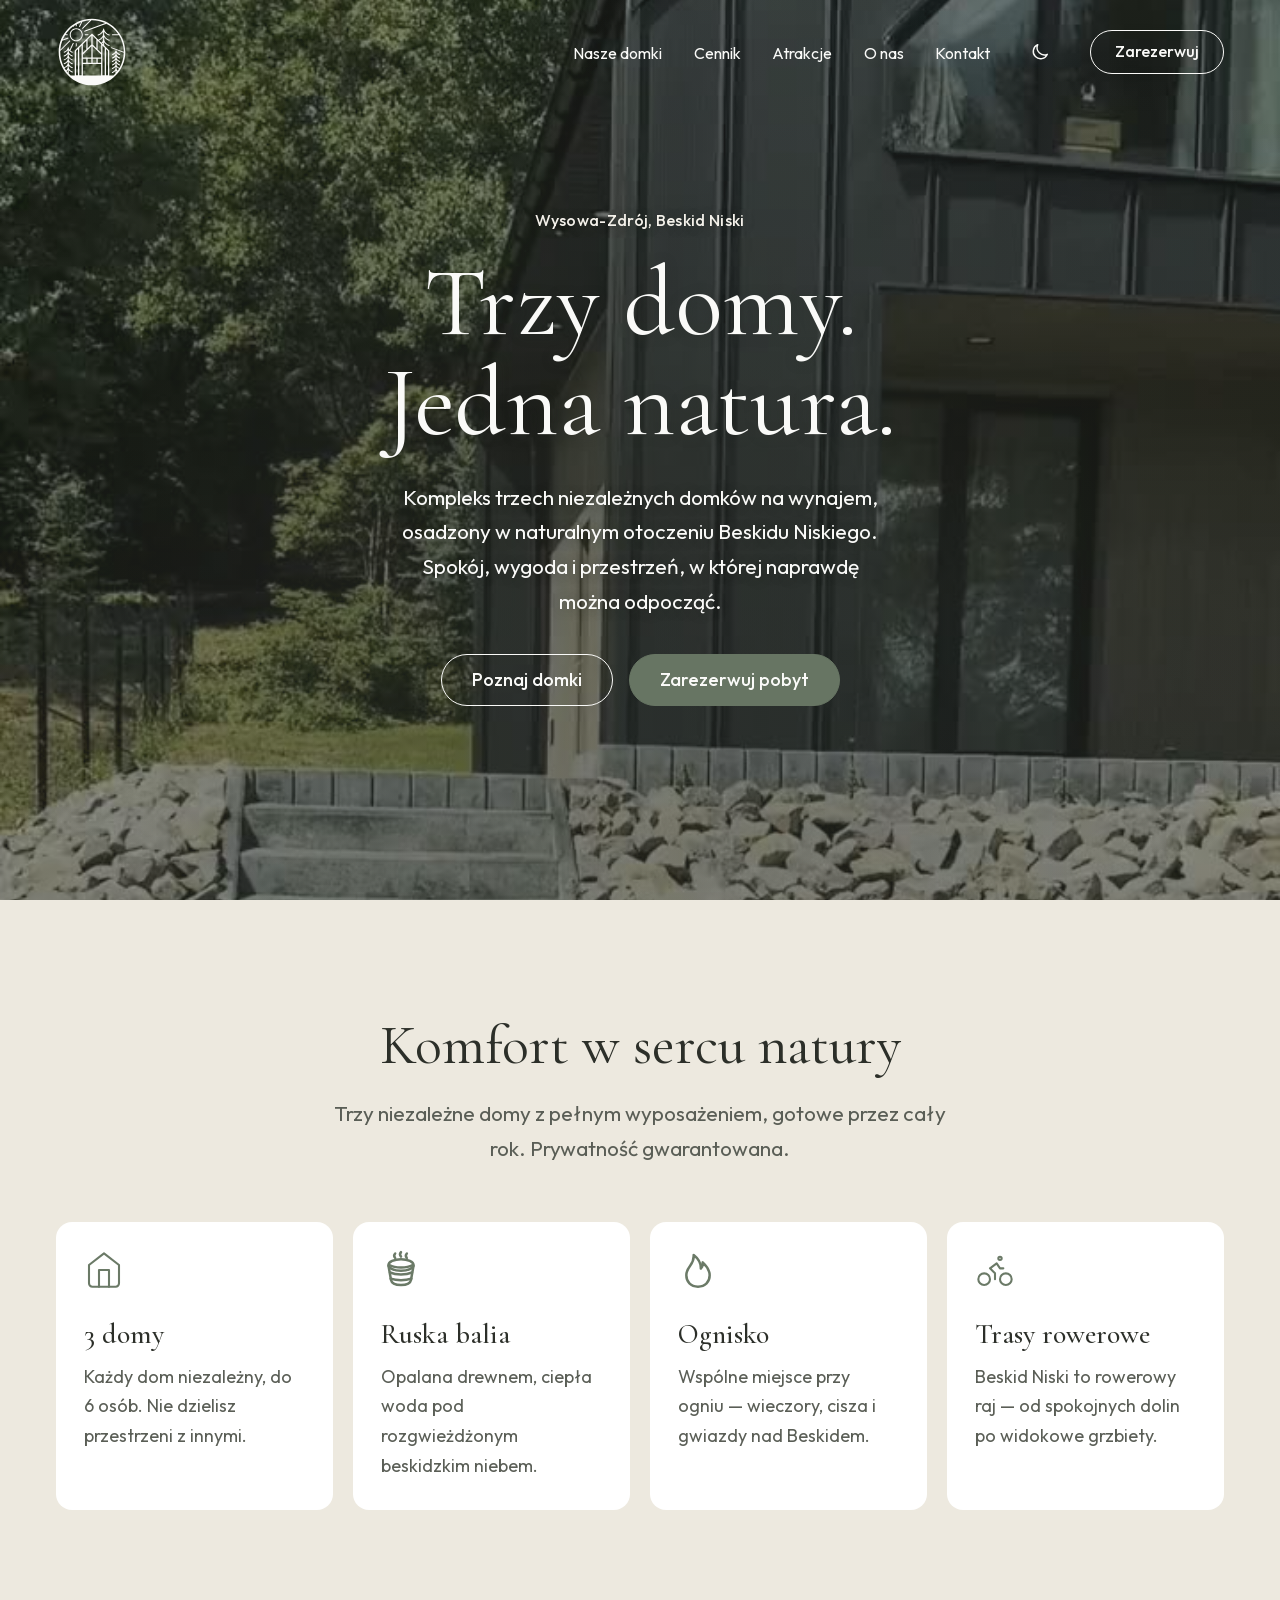
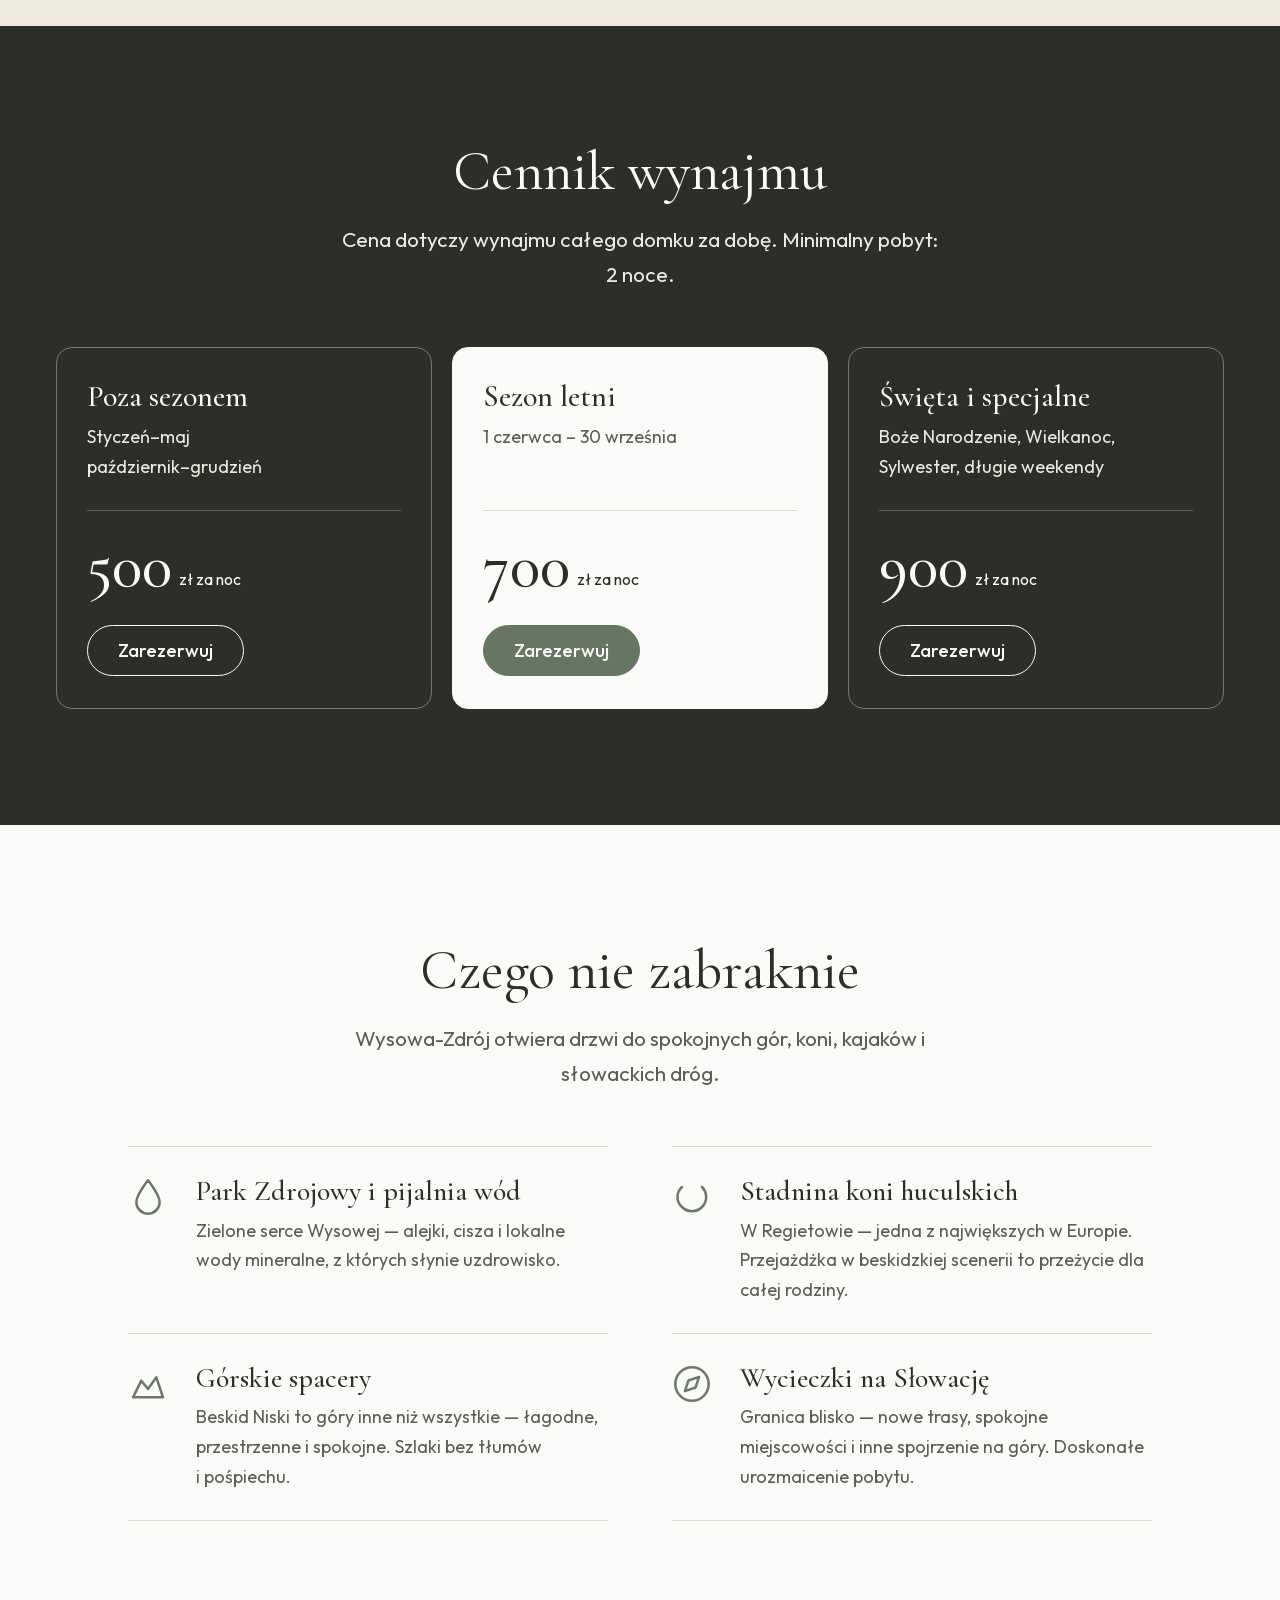
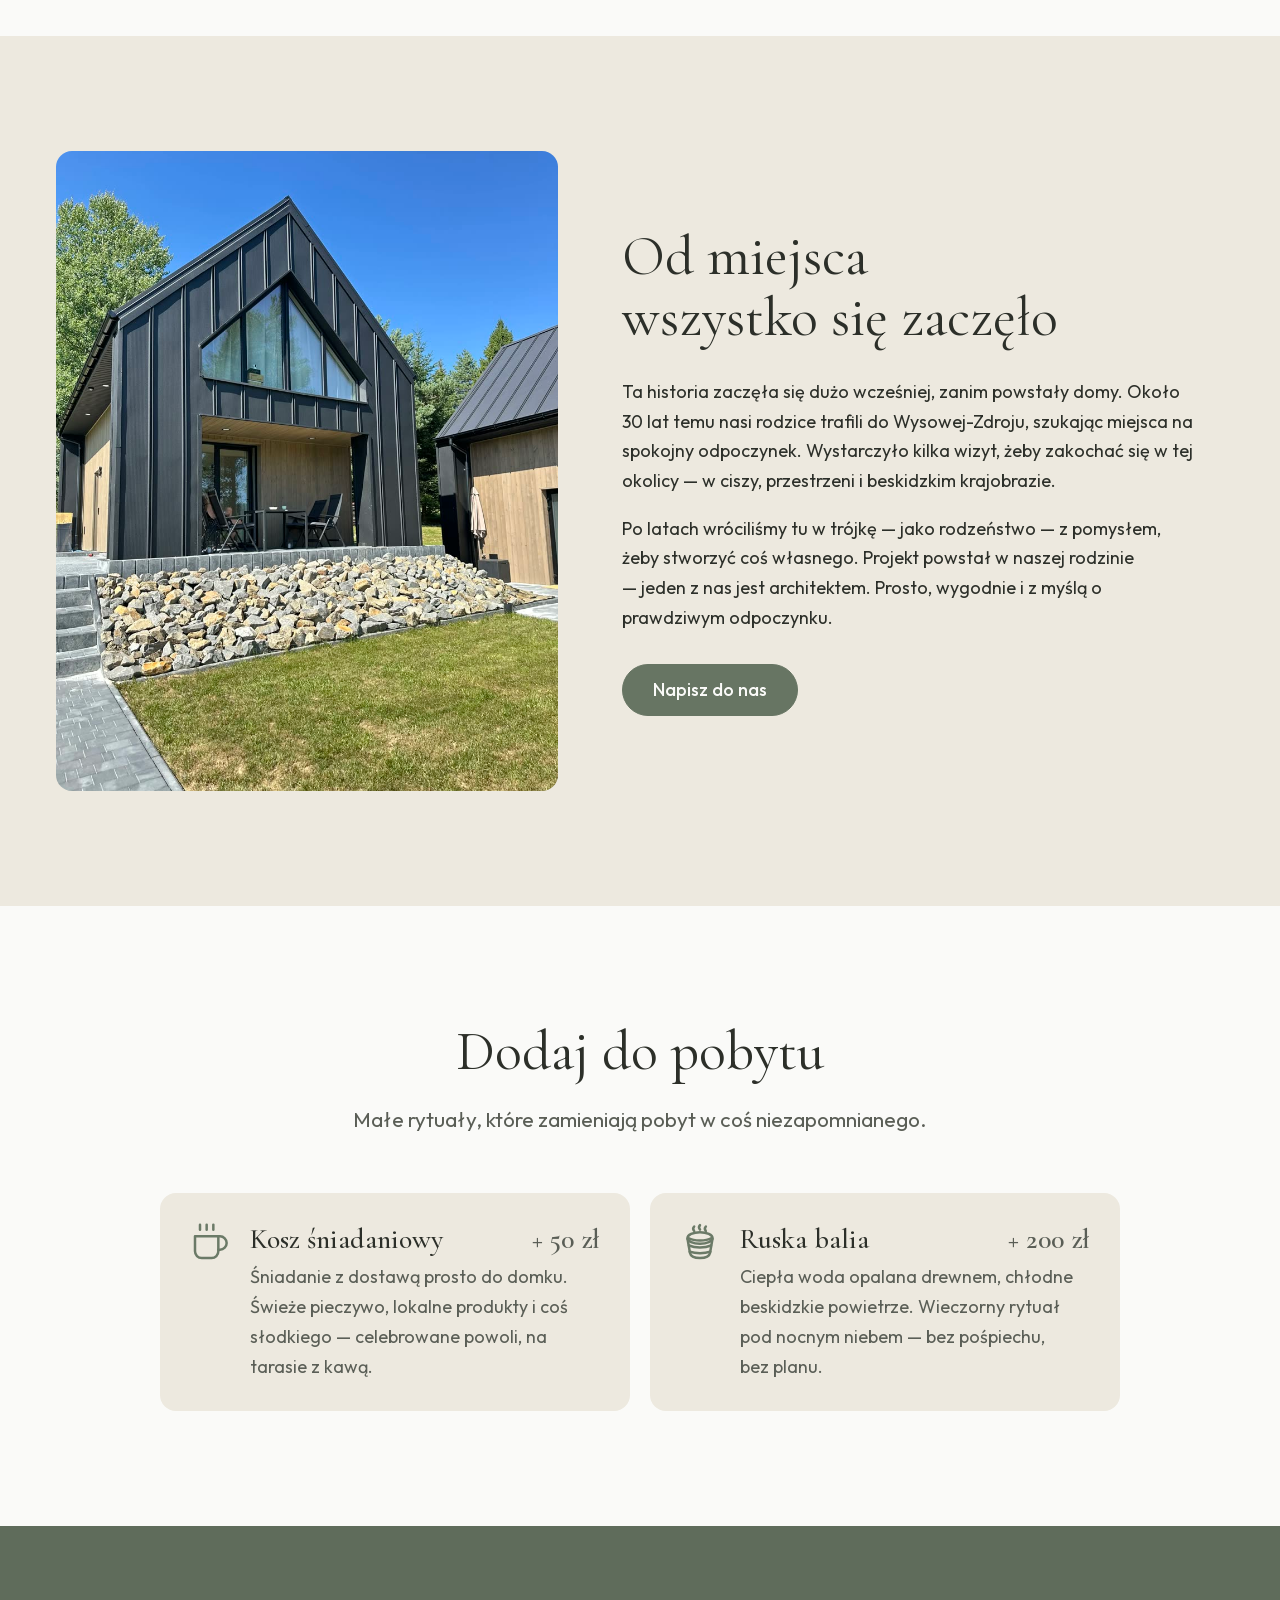
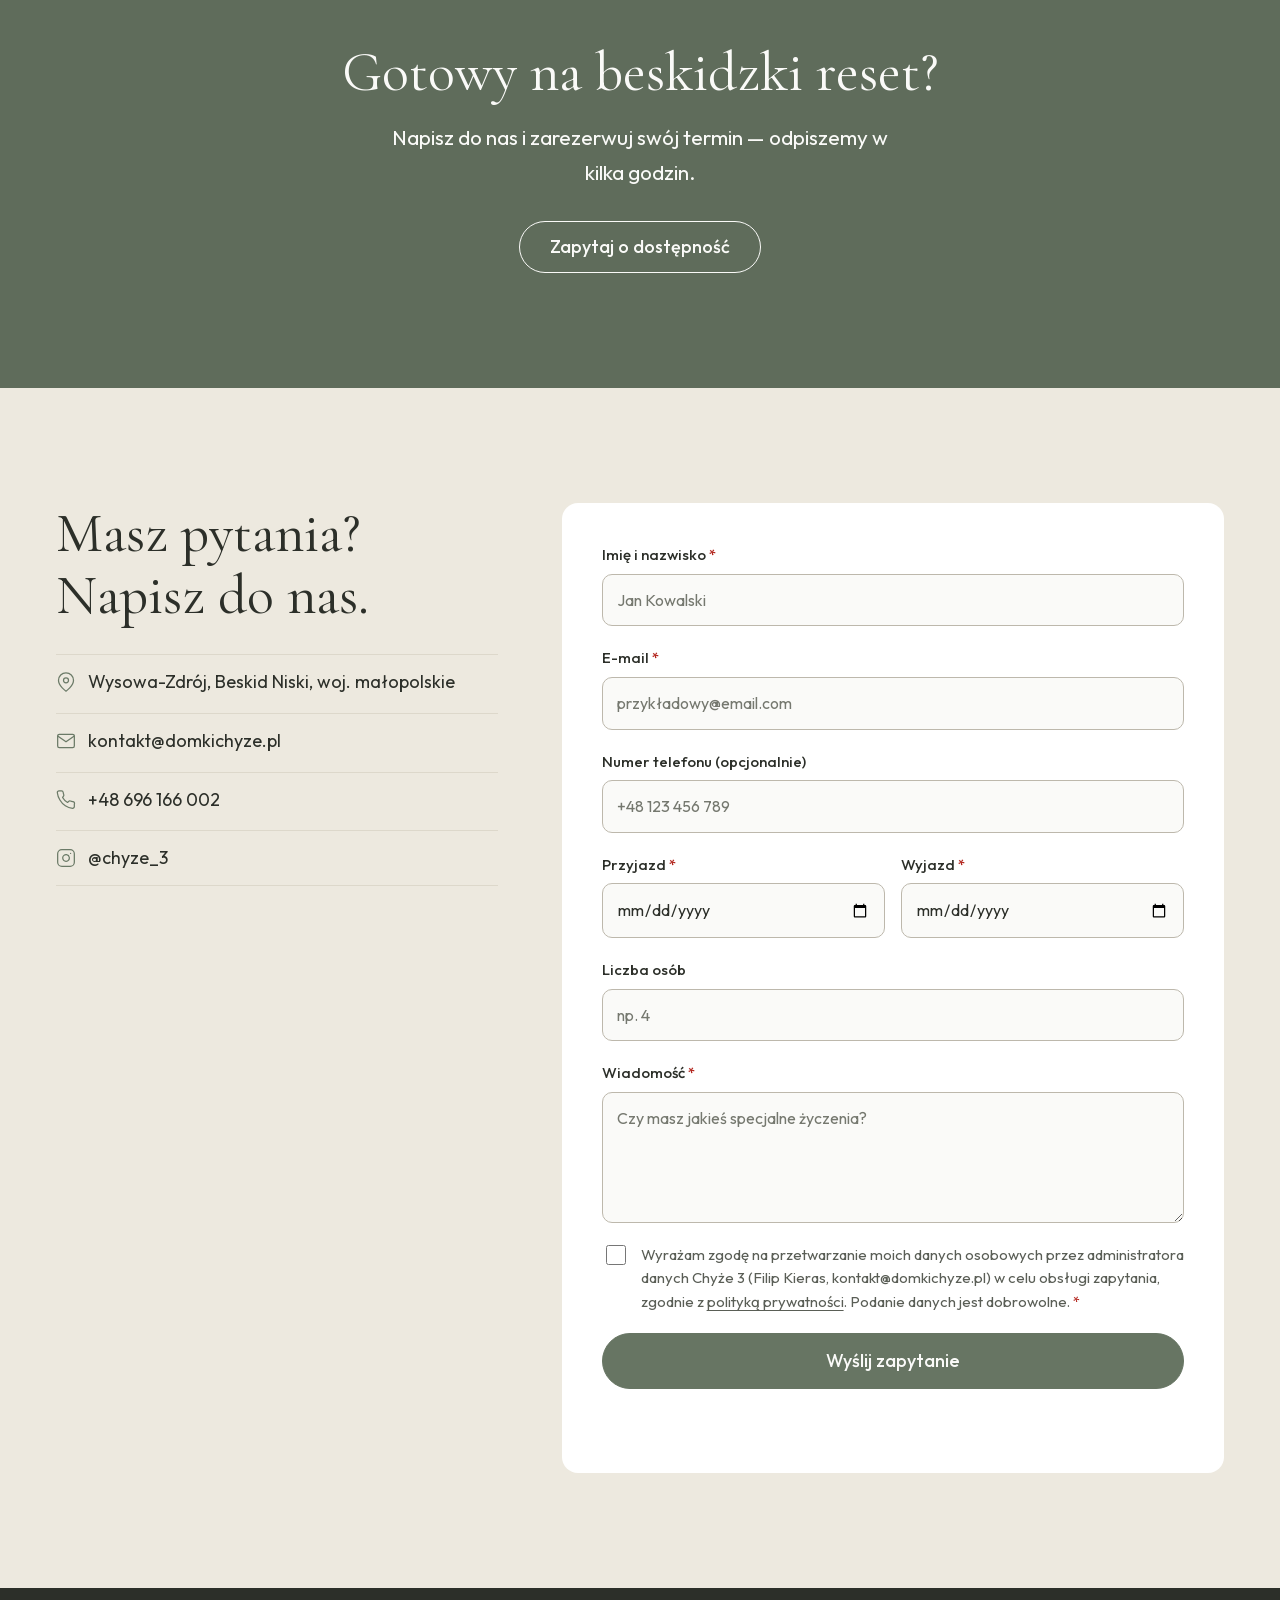
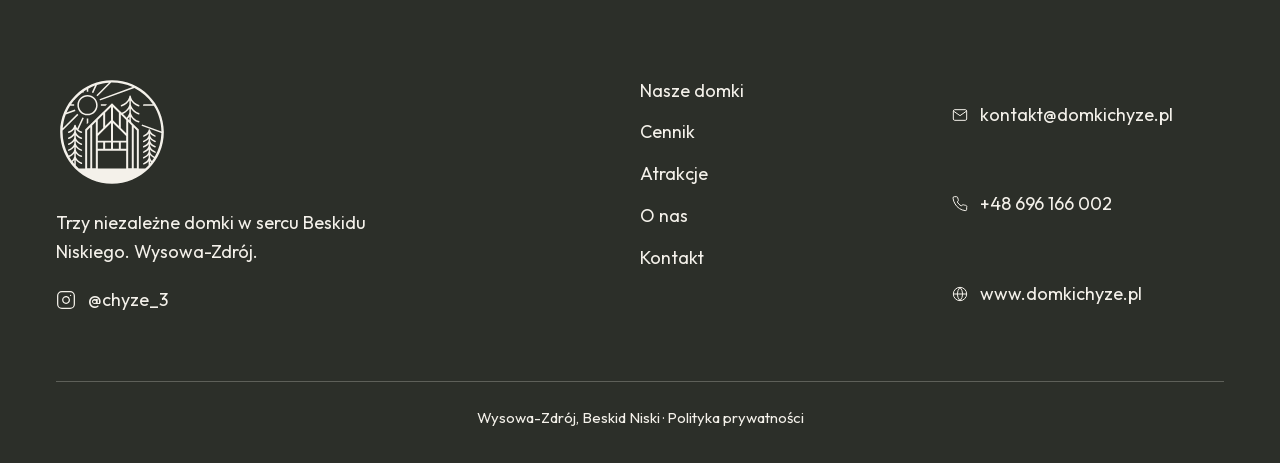
<file: src/index.html>
<!DOCTYPE html>
<html lang="pl">
<head>
  <meta charset="utf-8">
  <meta name="viewport" content="width=device-width, initial-scale=1">
  <title>Domki na wynajem w Wysowej-Zdroju | Domki Chyże 3</title>
  <meta name="description" content="Trzy niezależne domki na wynajem w Wysowej-Zdroju, w Beskidzie Niskim. Do 6 osób w domku, ruska balia, ognisko. Od 500 zł za noc.">
  <link rel="canonical" href="https://www.domkichyze.pl/">
  <meta name="robots" content="index, follow, max-image-preview:large, max-snippet:-1">
  <meta name="color-scheme" content="light dark">
  <meta name="theme-color" content="#6B7A67">
  <!-- site-verification: the publish skill adds google-site-verification / msvalidate.01 meta tags here -->

  <meta property="og:type" content="website">
  <meta property="og:site_name" content="Domki Chyże 3">
  <meta property="og:locale" content="pl_PL">
  <meta property="og:title" content="Domki na wynajem w Wysowej-Zdroju">
  <meta property="og:description" content="Trzy niezależne domki na wynajem w Wysowej-Zdroju, w Beskidzie Niskim. Do 6 osób w domku, ruska balia, ognisko. Od 500 zł za noc.">
  <meta property="og:url" content="https://www.domkichyze.pl/">
  <meta property="og:image" content="https://www.domkichyze.pl/og.png">
  <meta property="og:image:width" content="1200">
  <meta property="og:image:height" content="630">
  <meta property="og:image:alt" content="Domki Chyże 3: Trzy domy. Jedna natura.">
  <meta name="twitter:card" content="summary_large_image">
  <meta name="twitter:title" content="Domki na wynajem w Wysowej-Zdroju">
  <meta name="twitter:description" content="Trzy niezależne domki na wynajem w Wysowej-Zdroju, w Beskidzie Niskim. Do 6 osób w domku, ruska balia, ognisko. Od 500 zł za noc.">
  <meta name="twitter:image" content="https://www.domkichyze.pl/og.png">

  <link rel="icon" href="favicon.svg" type="image/svg+xml">
  <link rel="apple-touch-icon" href="apple-touch-icon.png">
  <link rel="manifest" href="site.webmanifest">
  <link rel="preload" href="fonts/cormorant-latin.woff2" as="font" type="font/woff2" crossorigin>
  <link rel="preload" href="fonts/outfit-latin.woff2" as="font" type="font/woff2" crossorigin>
  <link rel="preload" href="img/hero-poster.jpg" as="image" fetchpriority="high">
  <link rel="stylesheet" href="css/styles.css">
  <script src="js/theme.js"></script>
  <!-- analytics: none (brief/landing.md) -->

  <script type="application/ld+json">
  {
    "@context": "https://schema.org",
    "@graph": [
      {
        "@type": "Organization",
        "@id": "https://www.domkichyze.pl/#organization",
        "name": "Domki Chyże 3",
        "url": "https://www.domkichyze.pl/",
        "logo": "https://www.domkichyze.pl/icon-512.png",
        "email": "kontakt@domkichyze.pl",
        "telephone": "+48696166002",
        "description": "Trzy niezależne domki na wynajem w Wysowej-Zdroju, w Beskidzie Niskim. Do 6 osób w domku, ruska balia, ognisko. Od 500 zł za noc.",
        "sameAs": ["https://www.instagram.com/chyze_3/"]
      },
      {
        "@type": "WebSite",
        "@id": "https://www.domkichyze.pl/#website",
        "name": "Domki Chyże 3",
        "url": "https://www.domkichyze.pl/",
        "inLanguage": "pl",
        "publisher": { "@id": "https://www.domkichyze.pl/#organization" }
      },
      {
        "@type": "LodgingBusiness",
        "@id": "https://www.domkichyze.pl/#lodging",
        "name": "Domki Chyże 3",
        "url": "https://www.domkichyze.pl/",
        "image": "https://www.domkichyze.pl/img/dom.jpg",
        "description": "Kompleks trzech niezależnych domków na wynajem, każdy do 6 osób, z pełnym wyposażeniem, dostępny przez cały rok. Ruska balia i ognisko na miejscu.",
        "email": "kontakt@domkichyze.pl",
        "telephone": "+48696166002",
        "priceRange": "500–900 zł / noc",
        "currenciesAccepted": "PLN",
        "address": {
          "@type": "PostalAddress",
          "addressLocality": "Wysowa-Zdrój",
          "addressRegion": "małopolskie",
          "addressCountry": "PL"
        },
        "amenityFeature": [
          { "@type": "LocationFeatureSpecification", "name": "Ruska balia", "value": true },
          { "@type": "LocationFeatureSpecification", "name": "Ognisko", "value": true }
        ],
        "parentOrganization": { "@id": "https://www.domkichyze.pl/#organization" },
        "sameAs": ["https://www.instagram.com/chyze_3/"]
      }
    ]
  }
  </script>
</head>
<body>
  <a class="skip-link" href="#main">Przejdź do treści</a>

  <header class="site-header" id="nav">
    <div class="nav-inner">
      <a class="brand" href="./"><svg class="logo-mark" viewBox="0 0 2250 2250" width="80" height="80" fill="currentColor" fill-rule="evenodd" clip-rule="evenodd" aria-hidden="true" focusable="false"><path d="M1125,83.333c574.911,0 1041.667,466.755 1041.667,1041.667c0,574.911 -466.755,1041.667 -1041.667,1041.667c-574.911,0 -1041.667,-466.755 -1041.667,-1041.667c0,-574.911 466.755,-1041.667 1041.667,-1041.667Zm-928.098,689.624c-33.209,87.4 -54.419,180.69 -61.614,277.855l291.857,-291.857c6.553,7.816 13.543,15.254 20.931,22.277l-315.118,315.118c-0.27,9.517 -0.406,19.068 -0.406,28.65c0,171.305 43.496,332.532 120.037,473.228c100.675,-36.293 113.699,-116.799 114.684,-124.124l0,-47.199c-20.096,28.397 -53.277,58.429 -107.932,77.273c-7.971,2.748 -16.673,-1.492 -19.421,-9.463c-2.748,-7.971 1.492,-16.673 9.463,-19.421c103.607,-35.721 116.896,-117.853 117.891,-125.255l0,-42.643c-20.096,28.397 -53.277,58.429 -107.932,77.273c-7.971,2.748 -16.673,-1.492 -19.421,-9.463c-2.748,-7.971 1.492,-16.673 9.463,-19.421c103.607,-35.721 116.896,-117.853 117.891,-125.255l0,-42.642c-20.096,28.397 -53.277,58.429 -107.932,77.273c-7.971,2.748 -16.673,-1.492 -19.421,-9.463c-2.748,-7.971 1.492,-16.673 9.463,-19.421c103.607,-35.721 116.896,-117.853 117.891,-125.255l0,-42.643c-20.096,28.397 -53.277,58.429 -107.932,77.273c-7.971,2.748 -16.673,-1.492 -19.421,-9.463c-2.748,-7.971 1.492,-16.673 9.463,-19.421c108.547,-37.425 117.958,-125.791 117.958,-125.791c0.687,-7.287 6.481,-13.081 13.769,-13.769c0.959,-0.09 1.923,-0.09 2.882,0c7.287,0.687 13.081,6.481 13.769,13.769c0,0 3.352,31.478 29.136,64.815l103.12,-221.142c9.402,3.915 19.073,7.311 28.977,10.152l-109.496,234.816c16.409,14.198 37.958,27.401 66.233,37.149c7.971,2.748 12.211,11.45 9.463,19.421c-2.748,7.971 -11.45,12.211 -19.421,9.463c-54.663,-18.845 -87.848,-48.879 -107.945,-77.277l0,42.646c0.995,7.402 14.285,89.533 117.903,125.255c7.971,2.748 12.211,11.45 9.463,19.421c-2.748,7.971 -11.45,12.211 -19.421,9.463c-54.663,-18.845 -87.848,-48.879 -107.945,-77.277l0,42.645c0.995,7.402 14.285,89.533 117.903,125.255c7.971,2.748 12.211,11.45 9.463,19.421c-2.748,7.971 -11.45,12.211 -19.421,9.463c-54.663,-18.845 -87.848,-48.879 -107.945,-77.277l0,42.646c0.995,7.402 14.285,89.533 117.903,125.255c7.971,2.748 12.211,11.45 9.463,19.421c-2.748,7.971 -11.45,12.211 -19.421,9.463c-54.663,-18.845 -87.848,-48.879 -107.945,-77.277l0,47.202c0.995,7.402 14.285,89.533 117.903,125.255c7.971,2.748 12.211,11.45 9.463,19.421c-2.748,7.971 -11.45,12.211 -19.421,9.463c-54.663,-18.845 -87.848,-48.879 -107.945,-77.277l0,61.93c0.995,7.402 14.284,89.533 117.891,125.255c7.971,2.748 12.211,11.451 9.463,19.421c-2.748,7.971 -11.451,12.211 -19.421,9.463c-54.655,-18.844 -87.836,-48.877 -107.932,-77.273l0,110.364c19.241,20.713 39.355,40.603 60.283,59.613l127.827,0l-0,-782.994l361.906,-356.131l0,-2.59l2.632,0l174.526,-171.741l174.526,171.741l2.632,-0l0,2.59l19.343,19.035c134.345,-51.981 150.882,-161.666 152.001,-170.46l0,-76.553c-25.209,41.816 -70.95,89.528 -153.615,118.029c-7.971,2.748 -16.673,-1.492 -19.421,-9.463c-2.748,-7.971 1.492,-16.673 9.463,-19.421c150.928,-52.037 163.641,-175.253 163.641,-175.253c0.687,-7.287 6.481,-13.081 13.769,-13.769c0.959,-0.09 1.923,-0.09 2.882,-0c7.287,0.687 13.081,6.481 13.769,13.769c0,0 12.713,123.216 163.657,175.253c7.971,2.748 12.211,11.45 9.463,19.421c-2.748,7.971 -11.45,12.211 -19.421,9.463c-82.676,-28.502 -128.421,-76.216 -153.632,-118.033l0,76.556c1.15,9.04 18.596,124.704 163.59,174.69c7.971,2.748 12.211,11.45 9.463,19.421c-2.748,7.971 -11.45,12.211 -19.421,9.463c-82.676,-28.502 -128.421,-76.216 -153.632,-118.033l-0,76.555c1.15,9.04 18.596,124.704 163.59,174.69c7.971,2.748 12.211,11.45 9.463,19.421c-2.748,7.971 -11.45,12.211 -19.421,9.463c-82.676,-28.502 -128.421,-76.216 -153.632,-118.033l-0,76.556c0.365,2.87 2.372,16.486 9.582,35.335l150.427,148.027l0,782.994l127.827,0c24.024,-21.821 46.974,-44.803 68.763,-68.857l0,-77.327c-18.428,24.522 -47.869,49.833 -94.813,66.018c-7.971,2.748 -16.673,-1.492 -19.421,-9.463c-2.748,-7.971 1.492,-16.673 9.463,-19.421c91.762,-31.637 103.827,-104.186 104.772,-111.061l0,-50.661c-18.428,24.522 -47.869,49.833 -94.813,66.018c-7.971,2.748 -16.673,-1.492 -19.421,-9.463c-2.748,-7.971 1.492,-16.673 9.463,-19.421c91.762,-31.637 103.827,-104.186 104.772,-111.061l0,-37.441c-18.428,24.522 -47.869,49.833 -94.813,66.018c-7.971,2.748 -16.673,-1.492 -19.421,-9.463c-2.748,-7.971 1.492,-16.673 9.463,-19.421c91.762,-31.637 103.827,-104.186 104.772,-111.061l0,-33.351c-18.428,24.522 -47.869,49.833 -94.813,66.018c-7.971,2.748 -16.673,-1.492 -19.421,-9.463c-2.748,-7.971 1.492,-16.673 9.463,-19.421c91.762,-31.637 103.827,-104.186 104.772,-111.061l0,-33.35c-18.428,24.522 -47.869,49.833 -94.813,66.018c-7.971,2.748 -16.673,-1.492 -19.421,-9.463c-2.748,-7.971 1.492,-16.673 9.463,-19.421c91.762,-31.637 103.827,-104.186 104.772,-111.061l0,-33.351c-18.428,24.522 -47.869,49.833 -94.813,66.018c-7.971,2.748 -16.673,-1.492 -19.421,-9.463c-2.748,-7.971 1.492,-16.673 9.463,-19.421c96.377,-33.229 104.839,-111.587 104.839,-111.587c0.687,-7.287 6.481,-13.081 13.769,-13.769c0.959,-0.09 1.923,-0.09 2.882,0c7.287,0.687 13.081,6.481 13.769,13.769c0,0 8.463,78.358 104.849,111.587c7.971,2.748 12.211,11.45 9.463,19.421c-2.748,7.971 -11.45,12.211 -19.421,9.463c-46.951,-16.186 -76.395,-41.498 -94.825,-66.021l0,33.354c0.945,6.875 13.011,79.424 104.783,111.061c7.971,2.748 12.211,11.45 9.463,19.421c-2.748,7.971 -11.45,12.211 -19.421,9.463c-46.951,-16.186 -76.395,-41.498 -94.825,-66.021l0,33.352c0.945,6.875 13.011,79.424 104.783,111.061c7.971,2.748 12.211,11.45 9.463,19.421c-2.748,7.971 -11.45,12.211 -19.421,9.463c-46.951,-16.186 -76.395,-41.498 -94.825,-66.021l0,33.354c0.945,6.875 13.011,79.424 104.783,111.061c7.971,2.748 12.211,11.45 9.463,19.421c-2.748,7.971 -11.45,12.211 -19.421,9.463c-46.951,-16.186 -76.395,-41.498 -94.825,-66.021l0,37.443c0.903,6.57 11.963,73.12 93.041,106.622c81.29,-140.232 129.239,-302.153 132.965,-474.883l-398.561,-145.064l9.959,-28.889l388.78,141.504c-2.005,-189.914 -57.466,-367.11 -152.036,-517.243c-1.676,0.633 -3.492,0.979 -5.388,0.979l-213.925,0l10.533,-30.553l189.408,0c-93.612,-137.519 -220.857,-250.34 -369.864,-326.592l-680.052,247.519c-4.569,1.663 -9.421,1.006 -13.263,-1.367c-2.151,-5.392 -4.472,-10.698 -6.956,-15.912c0.997,-5.081 4.553,-9.533 9.769,-11.431l652.198,-237.381c-125.73,-57.651 -265.548,-89.797 -412.816,-89.797c-5.503,0 -10.995,0.045 -16.477,0.134l-274.941,274.941c-6.788,-7.602 -14.002,-14.816 -21.604,-21.604l251.598,-251.598c-83.196,5.09 -163.635,20.45 -240.064,44.825l-72.263,154.968c-1.583,3.394 -4.257,5.934 -7.411,7.396c-6.75,-3.06 -13.649,-5.849 -20.683,-8.353c-1.443,-3.74 -1.422,-8.039 0.404,-11.956l59.827,-128.299c-46.74,17.158 -91.836,37.734 -134.984,61.424l0,63.43l-0.004,0.35c-5.055,-0.284 -10.147,-0.428 -15.272,-0.428c-5.125,0 -10.218,0.144 -15.272,0.428l-0.004,-0.35l-0,-45.942c-21.211,12.646 -41.912,26.06 -62.064,40.205l4.282,9.182c0.928,1.991 1.39,4.081 1.43,6.146c-9.429,2.605 -18.652,5.713 -27.636,9.291c-0.565,-0.778 -1.063,-1.621 -1.485,-2.525l-1.781,-3.82c-53.699,40.25 -103.191,85.813 -147.694,135.906c0.549,2.674 0.389,5.528 -0.612,8.28c-2.365,6.497 -8.69,10.417 -15.259,10.028c-22.401,26.482 -43.441,54.151 -63.011,82.9l61.07,0c-0.438,6.266 -0.661,12.592 -0.661,18.968c0,3.881 0.082,7.743 0.246,11.584l-80.643,0c-27.297,43.446 -51.321,89.152 -71.725,136.772l166.769,-60.699c3.347,9.69 7.233,19.13 11.623,28.283l-193.793,70.535Zm420.945,195.674l0,-113.531l0.004,-0.35c5.055,0.284 10.147,0.428 15.272,0.428c5.125,0 10.218,-0.144 15.272,-0.428l0.004,0.35l0,83.465l-30.553,30.065Zm376.575,-370.566l-92.847,0c0.163,-3.841 0.246,-7.703 0.246,-11.584c0,-6.377 -0.223,-12.702 -0.661,-18.968l124.31,0l-31.048,30.553Zm-361.299,-215.155c112.354,0 203.571,91.217 203.571,203.571c0,112.354 -91.217,203.571 -203.571,203.571c-112.354,0 -203.571,-91.217 -203.571,-203.571c0,-112.354 91.217,-203.571 203.571,-203.571Zm0,30.553c-95.491,0 -173.018,77.527 -173.018,173.018c0,95.491 77.527,173.018 173.018,173.018c95.491,0 173.018,-77.527 173.018,-173.018c0,-95.491 -77.527,-173.018 -173.018,-173.018Zm1294.426,1295.19c14.316,-19.643 27.929,-39.831 40.801,-60.526c-36.847,-15.991 -61.146,-37.874 -77.145,-59.163l0,50.664c0.625,4.549 6.119,37.848 36.343,69.025Zm-36.343,46.873c5.97,-7.245 11.84,-14.575 17.607,-21.99c-6.77,-6.586 -12.596,-13.312 -17.607,-19.98l0,41.97Zm-1556.458,-30.359c10.493,13.79 21.339,27.298 32.524,40.51l0,-75.915c-8.37,11.827 -19.009,23.937 -32.524,35.405Zm1074.454,134.571l-0,-358.594l-568.406,-0l-0,358.594l568.406,0Zm-1141.405,-234.564c15.099,25.803 31.33,50.865 48.625,75.118c42.993,-37.681 50.131,-82.048 50.85,-87.396l0,-61.926c-19.038,26.901 -49.818,55.271 -99.475,74.205Zm1254.673,-632.522l-72.293,-71.139l0,933.906l72.293,0l0,-862.767Zm-574.629,-216.798l-108.646,106.912l0,267.311l108.646,-106.912l0,-267.311Zm354.316,685.914l108.646,0l0,-123.672l-108.646,0l0,123.672Zm-196.846,-518.319l-118.096,116.211l0,1.565l-1.591,0l-144.829,142.518l0,94.976l264.516,-0l0,-355.271Zm-118.096,518.319l118.096,0l0,-123.672l-118.096,0l0,123.672Zm118.096,-840.872l-118.096,116.211l0,267.311l118.096,-116.211l0,-267.311Zm239.891,142.074l74.907,73.711c45.019,-48.638 52.645,-99.525 53.392,-105.399l0,-76.551c-22.508,37.336 -61.385,79.373 -128.299,108.239Zm-200.516,535.75l264.516,-0l0,-94.976l-144.829,-142.518l-1.591,-0l0,-1.565l-118.096,-116.211l0,355.271Zm-305.491,163.047l108.646,0l0,-123.672l-108.646,0l0,123.672Zm-39.375,-540.255l-72.609,71.45l0,862.456l72.609,0l0,-933.906Zm642.29,-63.181l31.391,30.89l0,-72.394c-8.139,13.501 -18.419,27.618 -31.391,41.503Zm119.735,997.087l62.843,0l-0,-762.18l-62.843,-61.84l0,824.02Zm-873.377,-824.331l-63.159,62.151l0,762.18l63.159,0l0,-824.331Zm574.313,-293.98l-118.096,-116.211l0,267.311l118.096,116.211l0,-267.311Zm148.021,145.659l-108.646,-106.912l0,267.311l108.646,106.912l0,-267.311Zm-266.116,579.002l118.096,0l0,-123.672l-118.096,0l0,123.672Z"></path></svg><span class="sr-only">Domki Chyże 3</span></a>
      <button class="nav-toggle" type="button" aria-expanded="false" aria-controls="menu" aria-label="Rozwiń menu" hidden>
        <span class="nav-toggle-bar"></span><span class="nav-toggle-bar"></span>
      </button>
      <nav class="menu" id="menu" aria-label="Główna">
        <p class="menu-title" aria-hidden="true">Domki Chyże 3</p>
        <ul class="menu-list">
          <li><a href="#nasze-domki">Nasze domki</a></li>
          <li><a href="#cennik">Cennik</a></li>
          <li><a href="#atrakcje">Atrakcje</a></li>
          <li><a href="#o-nas">O nas</a></li>
          <li><a href="#rezerwacja">Kontakt</a></li>
        </ul>
        <a class="btn btn-outline menu-cta" href="#rezerwacja">Zarezerwuj</a>
      </nav>
      <button class="theme-toggle" type="button" aria-pressed="false" aria-label="Ciemny motyw" title="Przełącz motyw" hidden><svg class="icon-moon" viewBox="0 0 24 24" fill="none" stroke="currentColor" stroke-width="1.5" stroke-linecap="round" stroke-linejoin="round" aria-hidden="true" focusable="false"><path d="M20 14.5A8 8 0 0 1 9.5 4a8 8 0 1 0 10.5 10.5Z"/></svg><svg class="icon-sun" viewBox="0 0 24 24" fill="none" stroke="currentColor" stroke-width="1.5" stroke-linecap="round" aria-hidden="true" focusable="false"><circle cx="12" cy="12" r="4"/><path d="M12 2v2M12 20v2M4.9 4.9l1.4 1.4M17.7 17.7l1.4 1.4M2 12h2M20 12h2M4.9 19.1l1.4-1.4M17.7 6.3l1.4-1.4"/></svg></button>
      <a class="btn btn-outline nav-cta" href="#rezerwacja">Zarezerwuj</a>
    </div>
  </header>

  <main id="main">
    <section class="hero" aria-labelledby="hero-title">
      <video class="hero-video" muted loop playsinline preload="metadata" poster="img/hero-poster.jpg" aria-hidden="true" tabindex="-1">
        <source src="video/hero.mp4" type="video/mp4">
      </video>
      <span class="hero-dim" aria-hidden="true"></span>
      <div class="hero-content">
        <p class="hero-eyebrow">Wysowa-Zdrój, Beskid Niski</p>
        <h1 id="hero-title">Trzy domy.<br> Jedna natura.</h1>
        <p class="hero-lead">Kompleks trzech niezależnych domków na wynajem, osadzony w naturalnym otoczeniu Beskidu Niskiego. Spokój, wygoda i przestrzeń, w której naprawdę można odpocząć.</p>
        <div class="btn-row">
          <a class="btn btn-outline btn-light" href="#nasze-domki">Poznaj domki</a>
          <a class="btn btn-sage" href="#rezerwacja">Zarezerwuj pobyt</a>
        </div>
      </div>
    </section>

    <section id="nasze-domki" class="section bg-beige" aria-labelledby="domki-title">
      <div class="section-head">
        <h2 id="domki-title">Komfort w sercu natury</h2>
        <p>Trzy niezależne domy z pełnym wyposażeniem, gotowe przez cały rok. Prywatność gwarantowana.</p>
      </div>
      <ul class="features">
        <li class="feature">
          <svg class="card-icon" viewBox="0 0 24 24" width="44" height="44" fill="none" stroke="currentColor" stroke-width="1.25" stroke-linecap="round" stroke-linejoin="round" aria-hidden="true"><path d="M3 9l9-7 9 7v11a2 2 0 0 1-2 2H5a2 2 0 0 1-2-2z"/><polyline points="9 22 9 12 15 12 15 22"/></svg>
          <h3>3 domy</h3>
          <p>Każdy dom niezależny, do 6 osób. Nie dzielisz przestrzeni z innymi.</p>
        </li>
        <li class="feature">
          <svg class="card-icon" viewBox="0 0 24 24" width="44" height="44" fill="none" stroke="currentColor" stroke-width="1.5" stroke-linecap="round" stroke-linejoin="round" aria-hidden="true"><ellipse cx="12" cy="9" rx="7.5" ry="3.5"/><path d="M5 9c1.8 1 4.2 1.5 7 1.5S17.2 10 19 9"/><path d="M4.5 9.5 6 18c.4 2 2.7 3 6 3s5.6-1 6-3l1.5-8.5"/><path d="M5.4 13.5c1.9.8 4.1 1.2 6.6 1.2s4.7-.4 6.6-1.2"/><path d="M5.8 17.2c1.8.6 3.9.9 6.2.9s4.4-.3 6.2-.9"/><path d="M8.5 4.8c-.8-.9-.8-1.8 0-2.7"/><path d="M12 4c-.8-.9-.8-1.8 0-2.7"/><path d="M15.5 4.8c-.8-.9-.8-1.8 0-2.7"/></svg>
          <h3>Ruska balia</h3>
          <p>Opalana drewnem, ciepła woda pod rozgwieżdżonym beskidzkim niebem.</p>
        </li>
        <li class="feature">
          <svg class="card-icon" viewBox="0 0 24 24" width="44" height="44" fill="none" stroke="currentColor" stroke-width="1.5" stroke-linecap="round" stroke-linejoin="round" aria-hidden="true"><path d="M12 22c4.4 0 7-2.9 7-6.8 0-2.9-1.5-5.3-4.2-7.8.2 1.6-.2 2.8-1.1 3.7.1-3.1-1.3-5.8-4.3-8.1.2 2.8-.8 4.7-2.1 6.4C6 11.1 5 13 5 15.2 5 19.1 7.6 22 12 22Z"/></svg>
          <h3>Ognisko</h3>
          <p>Wspólne miejsce przy ogniu — wieczory, cisza i gwiazdy nad Beskidem.</p>
        </li>
        <li class="feature">
          <svg class="card-icon" viewBox="0 0 24 24" width="44" height="44" fill="none" stroke="currentColor" stroke-width="1.25" stroke-linecap="round" stroke-linejoin="round" aria-hidden="true"><circle cx="18.5" cy="17.5" r="3.5"/><circle cx="5.5" cy="17.5" r="3.5"/><circle cx="15" cy="5" r="1"/><path d="M12 17.5V14l-3-3 4-3 2 3h2"/></svg>
          <h3>Trasy rowerowe</h3>
          <p>Beskid Niski to rowerowy raj — od spokojnych dolin po widokowe grzbiety.</p>
        </li>
      </ul>
    </section>

    <section id="cennik" class="section bg-dark" aria-labelledby="cennik-title">
      <div class="section-head">
        <h2 id="cennik-title">Cennik wynajmu</h2>
        <p>Cena dotyczy wynajmu całego domku za dobę. Minimalny pobyt: 2 noce.</p>
      </div>
      <ul class="prices">
        <li class="price-card">
          <h3>Poza sezonem</h3>
          <p class="price-dates">Styczeń–maj<br>październik–grudzień</p>
          <p class="price"><span class="price-num">500</span> <span class="price-unit">zł za noc</span></p>
          <a class="btn btn-outline btn-light" href="#rezerwacja">Zarezerwuj</a>
        </li>
        <li class="price-card price-card--featured">
          <h3>Sezon letni</h3>
          <p class="price-dates">1 czerwca – 30 września</p>
          <p class="price"><span class="price-num">700</span> <span class="price-unit">zł za noc</span></p>
          <a class="btn btn-sage" href="#rezerwacja">Zarezerwuj</a>
        </li>
        <li class="price-card">
          <h3>Święta i specjalne</h3>
          <p class="price-dates">Boże Narodzenie, Wielkanoc, Sylwester, długie weekendy</p>
          <p class="price"><span class="price-num">900</span> <span class="price-unit">zł za noc</span></p>
          <a class="btn btn-outline btn-light" href="#rezerwacja">Zarezerwuj</a>
        </li>
      </ul>
    </section>

    <section id="atrakcje" class="section bg-light" aria-labelledby="atrakcje-title">
      <div class="section-head">
        <h2 id="atrakcje-title">Czego nie zabraknie</h2>
        <p>Wysowa-Zdrój otwiera drzwi do spokojnych gór, koni, kajaków i słowackich dróg.</p>
      </div>
      <ul class="places">
        <li class="place">
          <svg class="card-icon" viewBox="0 0 24 24" width="44" height="44" fill="none" stroke="currentColor" stroke-width="1.5" stroke-linecap="round" stroke-linejoin="round" aria-hidden="true"><path d="M12 22a7 7 0 0 1-7-7c0-4.3 7-13 7-13s7 8.7 7 13a7 7 0 0 1-7 7z"/></svg>
          <div>
            <h3>Park Zdrojowy i pijalnia wód</h3>
            <p>Zielone serce Wysowej — alejki, cisza i lokalne wody mineralne, z których słynie uzdrowisko.</p>
          </div>
        </li>
        <li class="place">
          <svg class="card-icon" viewBox="0 0 24 24" width="44" height="44" fill="none" stroke="currentColor" stroke-width="1.5" stroke-linecap="round" stroke-linejoin="round" aria-hidden="true"><path d="M6 6a8 8 0 0 0 0 12 8 8 0 0 0 12-12"/></svg>
          <div>
            <h3>Stadnina koni huculskich</h3>
            <p>W Regietowie — jedna z największych w Europie. Przejażdżka w beskidzkiej scenerii to przeżycie dla całej rodziny.</p>
          </div>
        </li>
        <li class="place">
          <svg class="card-icon" viewBox="0 0 24 24" width="44" height="44" fill="none" stroke="currentColor" stroke-width="1.5" stroke-linecap="round" stroke-linejoin="round" aria-hidden="true"><path d="m3 20 5-10 4 5 5-7 4 12H3z"/></svg>
          <div>
            <h3>Górskie spacery</h3>
            <p>Beskid Niski to góry inne niż wszystkie — łagodne, przestrzenne i spokojne. Szlaki bez tłumów i pośpiechu.</p>
          </div>
        </li>
        <li class="place">
          <svg class="card-icon" viewBox="0 0 24 24" width="44" height="44" fill="none" stroke="currentColor" stroke-width="1.5" stroke-linecap="round" stroke-linejoin="round" aria-hidden="true"><circle cx="12" cy="12" r="10"/><polygon points="16.24 7.76 14.12 14.12 7.76 16.24 9.88 9.88 16.24 7.76"/></svg>
          <div>
            <h3>Wycieczki na Słowację</h3>
            <p>Granica blisko — nowe trasy, spokojne miejscowości i inne spojrzenie na góry. Doskonałe urozmaicenie pobytu.</p>
          </div>
        </li>
      </ul>
    </section>

    <section id="o-nas" class="section bg-beige" aria-labelledby="o-nas-title">
      <div class="split">
      <figure class="split-media">
        <img src="img/dom.jpg" width="900" height="1200" loading="lazy" decoding="async" alt="Jeden z domków Chyże 3: ciemna elewacja, przeszklony szczyt i taras">
      </figure>
      <div class="split-text">
        <h2 id="o-nas-title">Od miejsca wszystko się zaczęło</h2>
        <p>Ta historia zaczęła się dużo wcześniej, zanim powstały domy. Około 30 lat temu nasi rodzice trafili do Wysowej-Zdroju, szukając miejsca na spokojny odpoczynek. Wystarczyło kilka wizyt, żeby zakochać się w tej okolicy — w ciszy, przestrzeni i beskidzkim krajobrazie.</p>
        <p>Po latach wróciliśmy tu w trójkę — jako rodzeństwo — z pomysłem, żeby stworzyć coś własnego. Projekt powstał w naszej rodzinie — jeden z nas jest architektem. Prosto, wygodnie i z myślą o prawdziwym odpoczynku.</p>
        <div class="btn-row">
          <a class="btn btn-sage" href="#rezerwacja">Napisz do nas</a>
        </div>
      </div>
      </div>
    </section>

    <section id="dodatki" class="section bg-light" aria-labelledby="dodatki-title">
      <div class="section-head">
        <h2 id="dodatki-title">Dodaj do pobytu</h2>
        <p>Małe rytuały, które zamieniają pobyt w coś niezapomnianego.</p>
      </div>
      <ul class="extras">
        <li class="extra">
          <svg class="card-icon" viewBox="0 0 24 24" width="44" height="44" fill="none" stroke="currentColor" stroke-width="1.5" stroke-linecap="round" stroke-linejoin="round" aria-hidden="true"><path d="M17 8h1a4 4 0 1 1 0 8h-1"/><path d="M3 8h14v9a4 4 0 0 1-4 4H7a4 4 0 0 1-4-4V8z"/><line x1="6" y1="1" x2="6" y2="4"/><line x1="10" y1="1" x2="10" y2="4"/><line x1="14" y1="1" x2="14" y2="4"/></svg>
          <div>
            <div class="extra-head"><h3>Kosz śniadaniowy</h3><p class="extra-price">+ 50 zł</p></div>
            <p>Śniadanie z dostawą prosto do domku. Świeże pieczywo, lokalne produkty i coś słodkiego — celebrowane powoli, na tarasie z kawą.</p>
          </div>
        </li>
        <li class="extra">
          <svg class="card-icon" viewBox="0 0 24 24" width="44" height="44" fill="none" stroke="currentColor" stroke-width="1.5" stroke-linecap="round" stroke-linejoin="round" aria-hidden="true"><ellipse cx="12" cy="9" rx="7.5" ry="3.5"/><path d="M5 9c1.8 1 4.2 1.5 7 1.5S17.2 10 19 9"/><path d="M4.5 9.5 6 18c.4 2 2.7 3 6 3s5.6-1 6-3l1.5-8.5"/><path d="M5.4 13.5c1.9.8 4.1 1.2 6.6 1.2s4.7-.4 6.6-1.2"/><path d="M5.8 17.2c1.8.6 3.9.9 6.2.9s4.4-.3 6.2-.9"/><path d="M8.5 4.8c-.8-.9-.8-1.8 0-2.7"/><path d="M12 4c-.8-.9-.8-1.8 0-2.7"/><path d="M15.5 4.8c-.8-.9-.8-1.8 0-2.7"/></svg>
          <div>
            <div class="extra-head"><h3>Ruska balia</h3><p class="extra-price">+ 200 zł</p></div>
            <p>Ciepła woda opalana drewnem, chłodne beskidzkie powietrze. Wieczorny rytuał pod nocnym niebem — bez pośpiechu, bez planu.</p>
          </div>
        </li>
      </ul>
    </section>

    <section class="section bg-sage cta-band" aria-labelledby="cta-title">
      <h2 id="cta-title">Gotowy na beskidzki reset?</h2>
      <p>Napisz do nas i zarezerwuj swój termin — odpiszemy w kilka godzin.</p>
      <div class="btn-row">
        <a class="btn btn-outline btn-light" href="#rezerwacja">Zapytaj o dostępność</a>
      </div>
    </section>

    <section id="rezerwacja" class="section bg-beige" aria-labelledby="kontakt-title">
      <div class="contact">
      <div class="contact-info">
        <h2 id="kontakt-title">Masz pytania?<br>Napisz do nas.</h2>
        <ul class="contact-list">
          <li>
            <svg viewBox="0 0 24 24" width="20" height="20" fill="none" stroke="currentColor" stroke-width="1.5" stroke-linecap="round" stroke-linejoin="round" aria-hidden="true"><path d="M21 10c0 7-9 13-9 13s-9-6-9-13a9 9 0 0 1 18 0z"/><circle cx="12" cy="10" r="3"/></svg>
            <span>Wysowa-Zdrój, Beskid Niski, woj. małopolskie</span>
          </li>
          <li>
            <svg viewBox="0 0 24 24" width="20" height="20" fill="none" stroke="currentColor" stroke-width="1.5" stroke-linecap="round" stroke-linejoin="round" aria-hidden="true"><path d="M4 4h16c1.1 0 2 .9 2 2v12c0 1.1-.9 2-2 2H4c-1.1 0-2-.9-2-2V6c0-1.1.9-2 2-2z"/><polyline points="22,6 12,13 2,6"/></svg>
            <a href="mailto:kontakt@domkichyze.pl">kontakt@domkichyze.pl</a>
          </li>
          <li>
            <svg viewBox="0 0 24 24" width="20" height="20" fill="none" stroke="currentColor" stroke-width="1.5" stroke-linecap="round" stroke-linejoin="round" aria-hidden="true"><path d="M22 16.92v3a2 2 0 0 1-2.18 2 19.79 19.79 0 0 1-8.63-3.07A19.5 19.5 0 0 1 4.69 12 19.79 19.79 0 0 1 1.61 3.27 2 2 0 0 1 3.59 1h3a2 2 0 0 1 2 1.72 12.84 12.84 0 0 0 .7 2.81 2 2 0 0 1-.45 2.11L7.91 8.96a16 16 0 0 0 6 6l1.27-1.27a2 2 0 0 1 2.11-.45 12.84 12.84 0 0 0 2.81.7A2 2 0 0 1 22 16.92z"/></svg>
            <a href="tel:+48696166002">+48&nbsp;696&nbsp;166&nbsp;002</a>
          </li>
          <li>
            <svg viewBox="0 0 24 24" width="20" height="20" fill="none" stroke="currentColor" stroke-width="1.5" stroke-linecap="round" stroke-linejoin="round" aria-hidden="true"><rect x="2" y="2" width="20" height="20" rx="5" ry="5"/><path d="M16 11.37A4 4 0 1 1 12.63 8 4 4 0 0 1 16 11.37z"/><line x1="17.5" y1="6.5" x2="17.51" y2="6.5"/></svg>
            <a href="https://www.instagram.com/chyze_3/" target="_blank" rel="noopener">@chyze_3</a>
          </li>
        </ul>
      </div>

      <!-- Bez FORM_ENDPOINT formularz otwiera program pocztowy (mailto). Po podaniu endpointu (np. Formspree) zmień action na https://…, a js/main.js wyśle go w tle. -->
      <form id="lead-form" class="form-card" action="mailto:kontakt@domkichyze.pl" method="post" enctype="text/plain"
            data-msg-sending="Wysyłanie…"
            data-msg-success="Dziękujemy! Odezwiemy się najszybciej jak to możliwe."
            data-msg-error="Coś poszło nie tak. Napisz do nas bezpośrednio na kontakt@domkichyze.pl">
        <div class="field">
          <label for="f-name">Imię i nazwisko <span class="req" aria-hidden="true">*</span></label>
          <input id="f-name" type="text" name="imie_nazwisko" required autocomplete="name" placeholder="Jan Kowalski">
        </div>
        <div class="field">
          <label for="f-email">E-mail <span class="req" aria-hidden="true">*</span></label>
          <input id="f-email" type="email" name="email" required autocomplete="email" placeholder="przykładowy@email.com">
        </div>
        <div class="field">
          <label for="f-phone">Numer telefonu (opcjonalnie)</label>
          <input id="f-phone" type="tel" name="telefon" autocomplete="tel" placeholder="+48 123 456 789">
        </div>
        <div class="field-row">
          <div class="field">
            <label for="checkin">Przyjazd <span class="req" aria-hidden="true">*</span></label>
            <input id="checkin" type="date" name="przyjazd" required>
          </div>
          <div class="field">
            <label for="checkout">Wyjazd <span class="req" aria-hidden="true">*</span></label>
            <input id="checkout" type="date" name="wyjazd" required>
          </div>
        </div>
        <div class="field">
          <label for="f-guests">Liczba osób</label>
          <input id="f-guests" type="number" name="liczba_osob" min="1" inputmode="numeric" placeholder="np. 4">
        </div>
        <div class="field">
          <label for="f-msg">Wiadomość <span class="req" aria-hidden="true">*</span></label>
          <textarea id="f-msg" name="wiadomosc" rows="4" required placeholder="Czy masz jakieś specjalne życzenia?"></textarea>
        </div>
        <!-- honeypot: real visitors never see or fill this; bots do -->
        <div class="hp" aria-hidden="true"><label for="f-hp">Zostaw puste</label><input id="f-hp" type="text" name="_gotcha" tabindex="-1" autocomplete="off"></div>
        <div class="consent">
          <input id="f-consent" type="checkbox" name="zgoda" value="tak" required>
          <label for="f-consent">Wyrażam zgodę na przetwarzanie moich danych osobowych przez administratora danych Chyże 3 (Filip Kieras, kontakt@domkichyze.pl) w celu obsługi zapytania, zgodnie z <a href="privacy.html">polityką prywatności</a>. Podanie danych jest dobrowolne. <span class="req" aria-hidden="true">*</span></label>
        </div>
        <button class="btn btn-sage btn-block" type="submit">Wyślij zapytanie</button>
        <p id="form-status" role="status" aria-live="polite"></p>
      </form>
      </div>
    </section>
  </main>

  <footer class="site-footer">
    <div class="footer-grid">
      <div class="footer-about">
        <a class="footer-logo" href="./"><img src="img/logo-bright.svg" width="150" height="150" loading="lazy" alt="Domki Chyże 3"></a>
        <p>Trzy niezależne domki w sercu Beskidu Niskiego. Wysowa-Zdrój.</p>
        <p class="icon-line">
          <svg viewBox="0 0 24 24" width="20" height="20" fill="none" stroke="currentColor" stroke-width="1.5" stroke-linecap="round" stroke-linejoin="round" aria-hidden="true"><rect x="2" y="2" width="20" height="20" rx="5" ry="5"/><path d="M16 11.37A4 4 0 1 1 12.63 8 4 4 0 0 1 16 11.37z"/><line x1="17.5" y1="6.5" x2="17.51" y2="6.5"/></svg>
          <a href="https://www.instagram.com/chyze_3/" target="_blank" rel="noopener">@chyze_3</a>
        </p>
      </div>
      <nav class="footer-nav" aria-label="Stopka">
        <ul>
          <li><a href="#nasze-domki">Nasze domki</a></li>
          <li><a href="#cennik">Cennik</a></li>
          <li><a href="#atrakcje">Atrakcje</a></li>
          <li><a href="#o-nas">O nas</a></li>
          <li><a href="#rezerwacja">Kontakt</a></li>
        </ul>
      </nav>
      <ul class="footer-contact">
        <li class="icon-line">
          <svg viewBox="0 0 24 24" width="16" height="16" fill="none" stroke="currentColor" stroke-width="1.5" aria-hidden="true"><path d="M4 4h16c1.1 0 2 .9 2 2v12c0 1.1-.9 2-2 2H4c-1.1 0-2-.9-2-2V6c0-1.1.9-2 2-2z"/><polyline points="22,6 12,13 2,6"/></svg>
          <a href="mailto:kontakt@domkichyze.pl">kontakt@domkichyze.pl</a>
        </li>
        <li class="icon-line">
          <svg viewBox="0 0 24 24" width="16" height="16" fill="none" stroke="currentColor" stroke-width="1.5" aria-hidden="true"><path d="M22 16.92v3a2 2 0 0 1-2.18 2 19.79 19.79 0 0 1-8.63-3.07A19.5 19.5 0 0 1 4.69 12 19.79 19.79 0 0 1 1.61 3.27 2 2 0 0 1 3.59 1h3a2 2 0 0 1 2 1.72c.18.96.5 1.9.85 2.81a2 2 0 0 1-.45 2.11L7.91 8.96a16 16 0 0 0 6 6l1.27-1.27a2 2 0 0 1 2.11-.45 12.84 12.84 0 0 0 2.81.7A2 2 0 0 1 22 16.92z"/></svg>
          <a href="tel:+48696166002">+48&nbsp;696&nbsp;166&nbsp;002</a>
        </li>
        <li class="icon-line">
          <svg viewBox="0 0 24 24" width="16" height="16" fill="none" stroke="currentColor" stroke-width="1.5" aria-hidden="true"><circle cx="12" cy="12" r="10"/><line x1="2" y1="12" x2="22" y2="12"/><path d="M12 2a15.3 15.3 0 0 1 4 10 15.3 15.3 0 0 1-4 10 15.3 15.3 0 0 1-4-10 15.3 15.3 0 0 1 4-10z"/></svg>
          <a href="./">www.domkichyze.pl</a>
        </li>
      </ul>
    </div>
    <hr>
    <p class="footer-bottom">Wysowa-Zdrój, Beskid Niski · <a href="privacy.html">Polityka prywatności</a></p>
  </footer>

  <script src="js/main.js" defer></script>
  <script src="js/webmcp.js" defer></script>
</body>
</html>
</file>
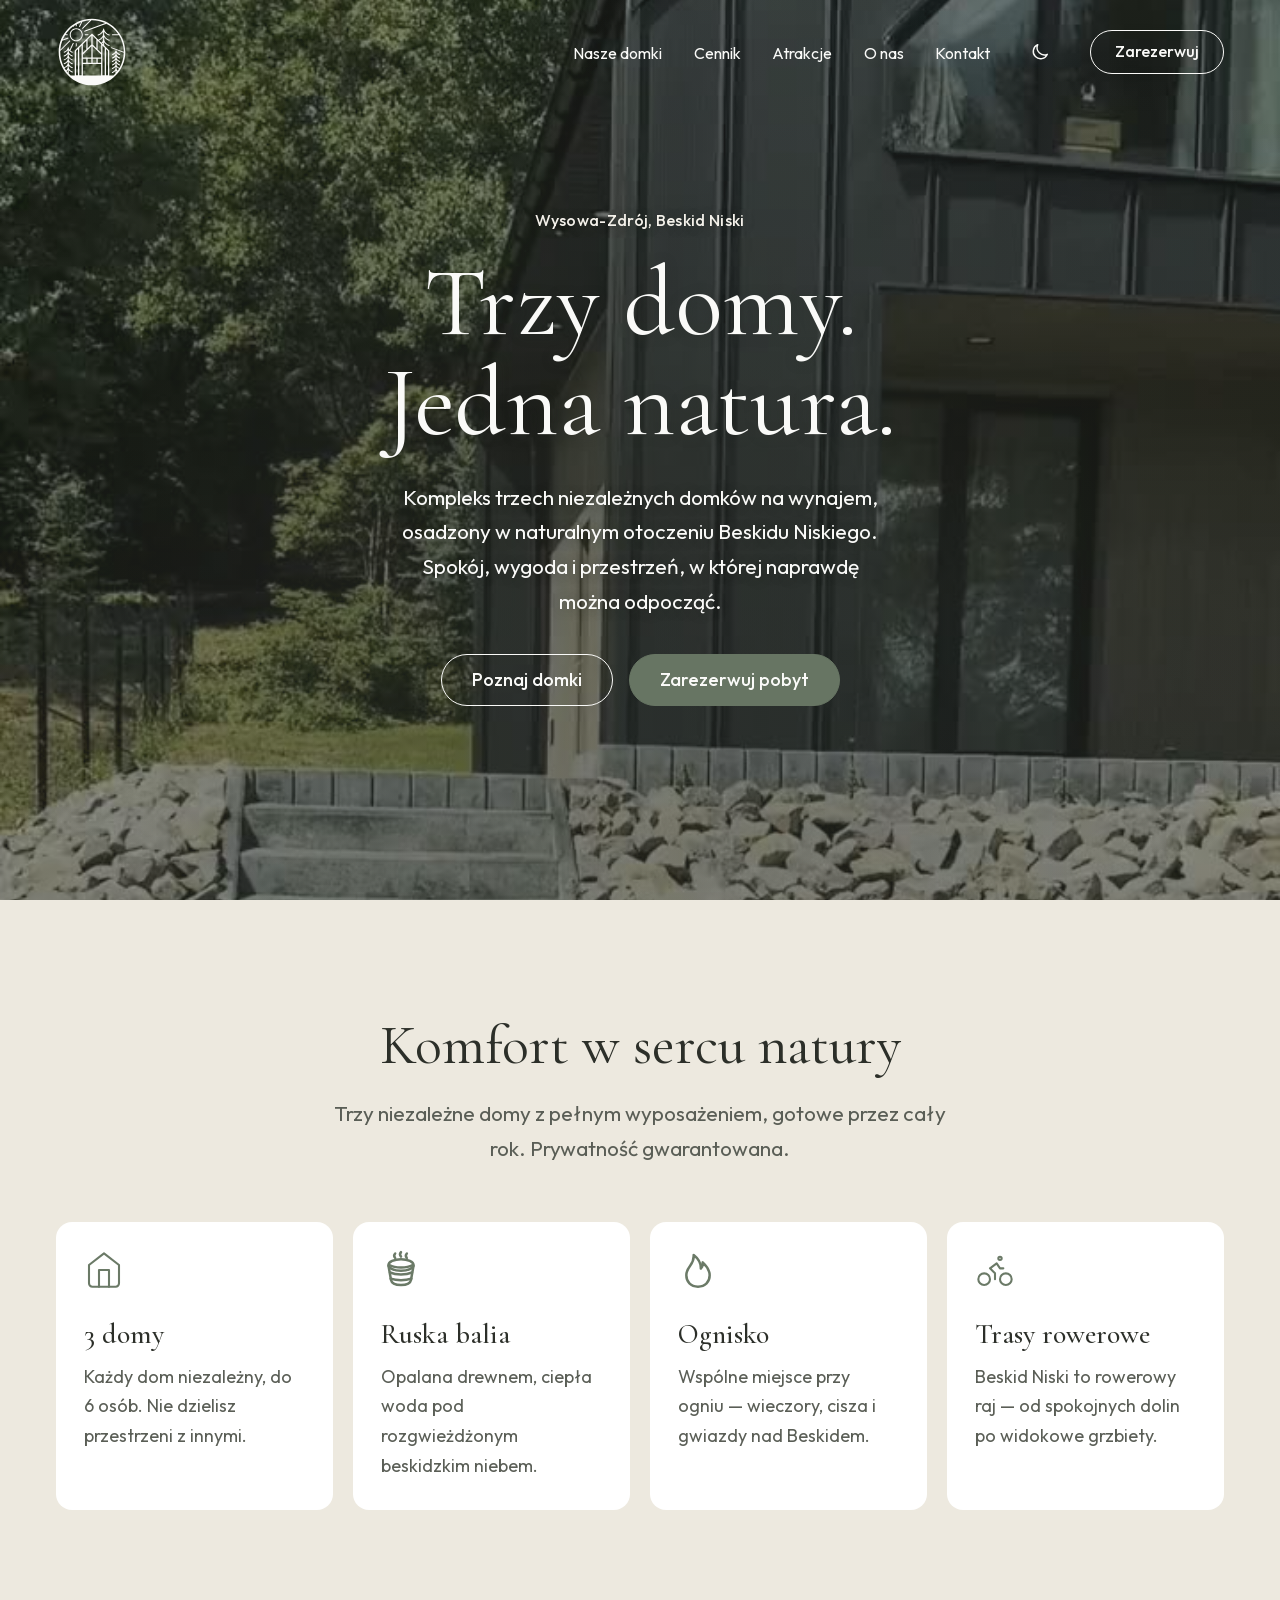
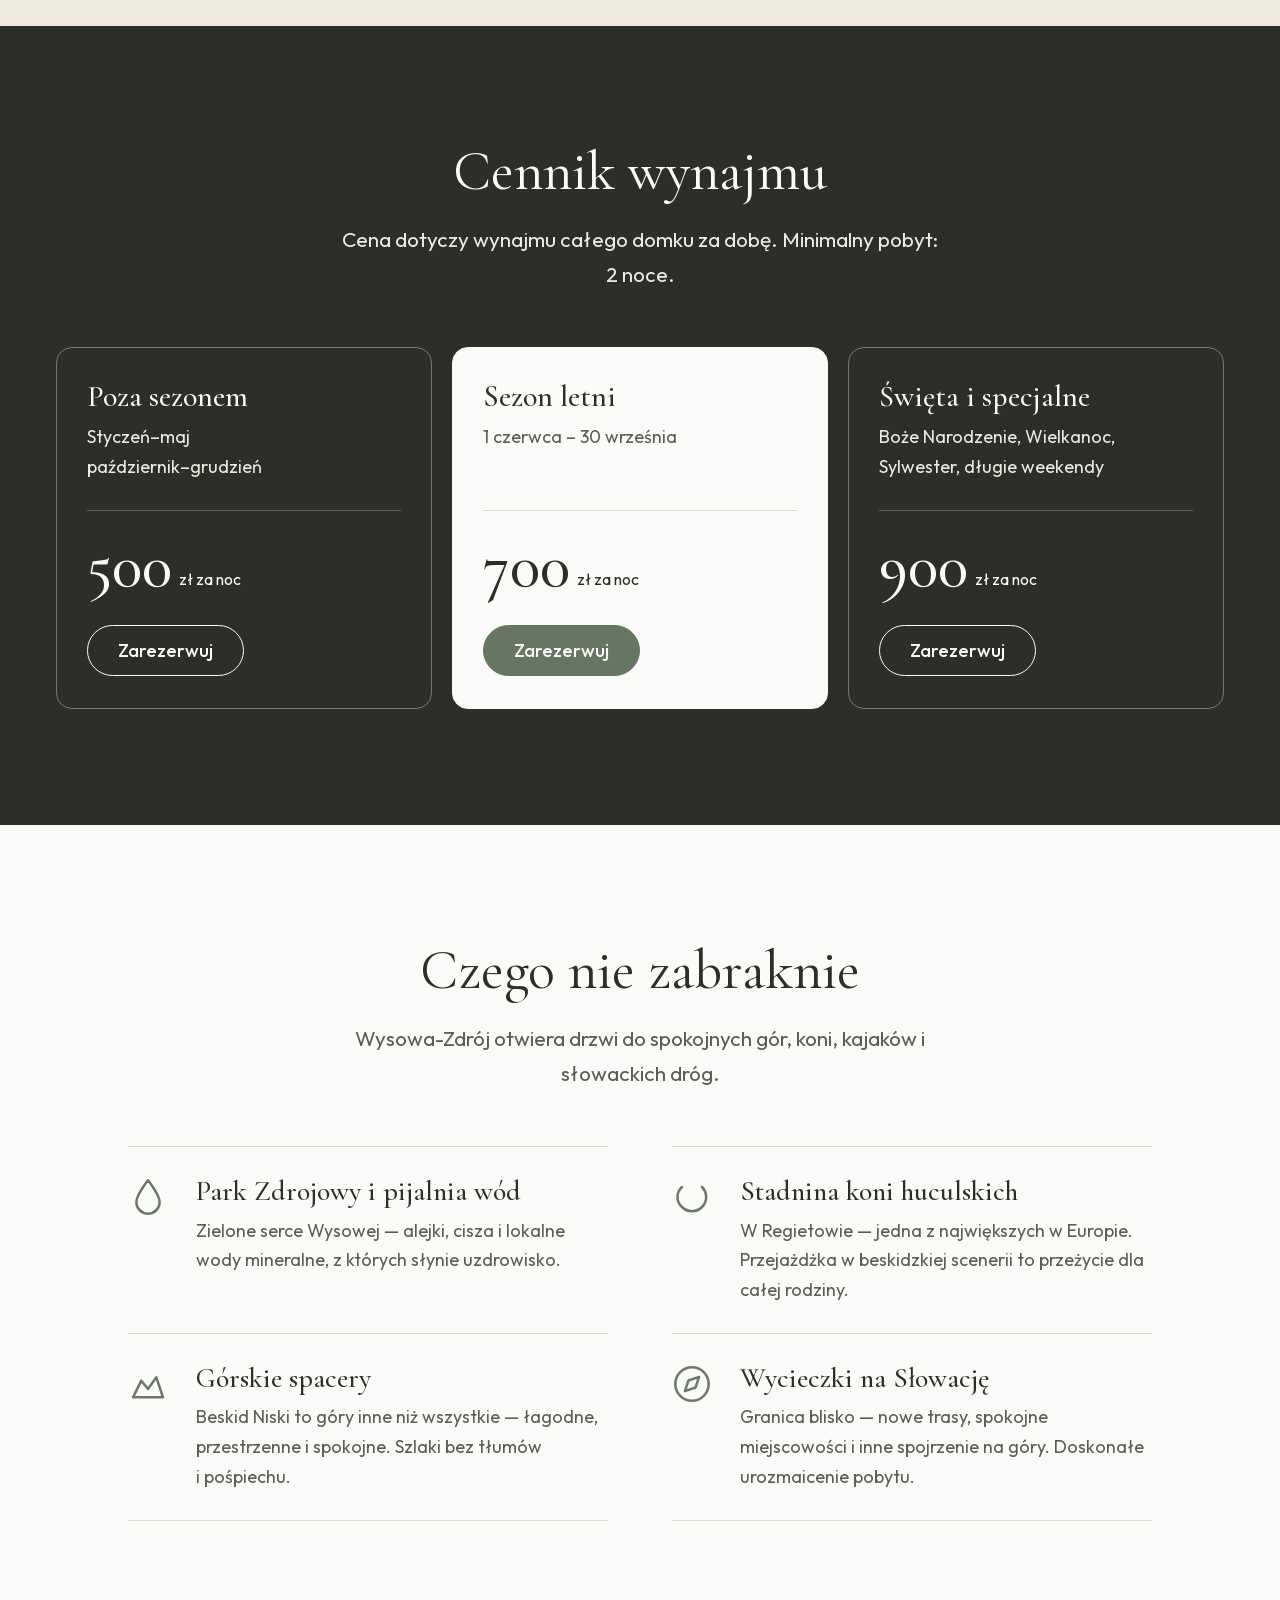
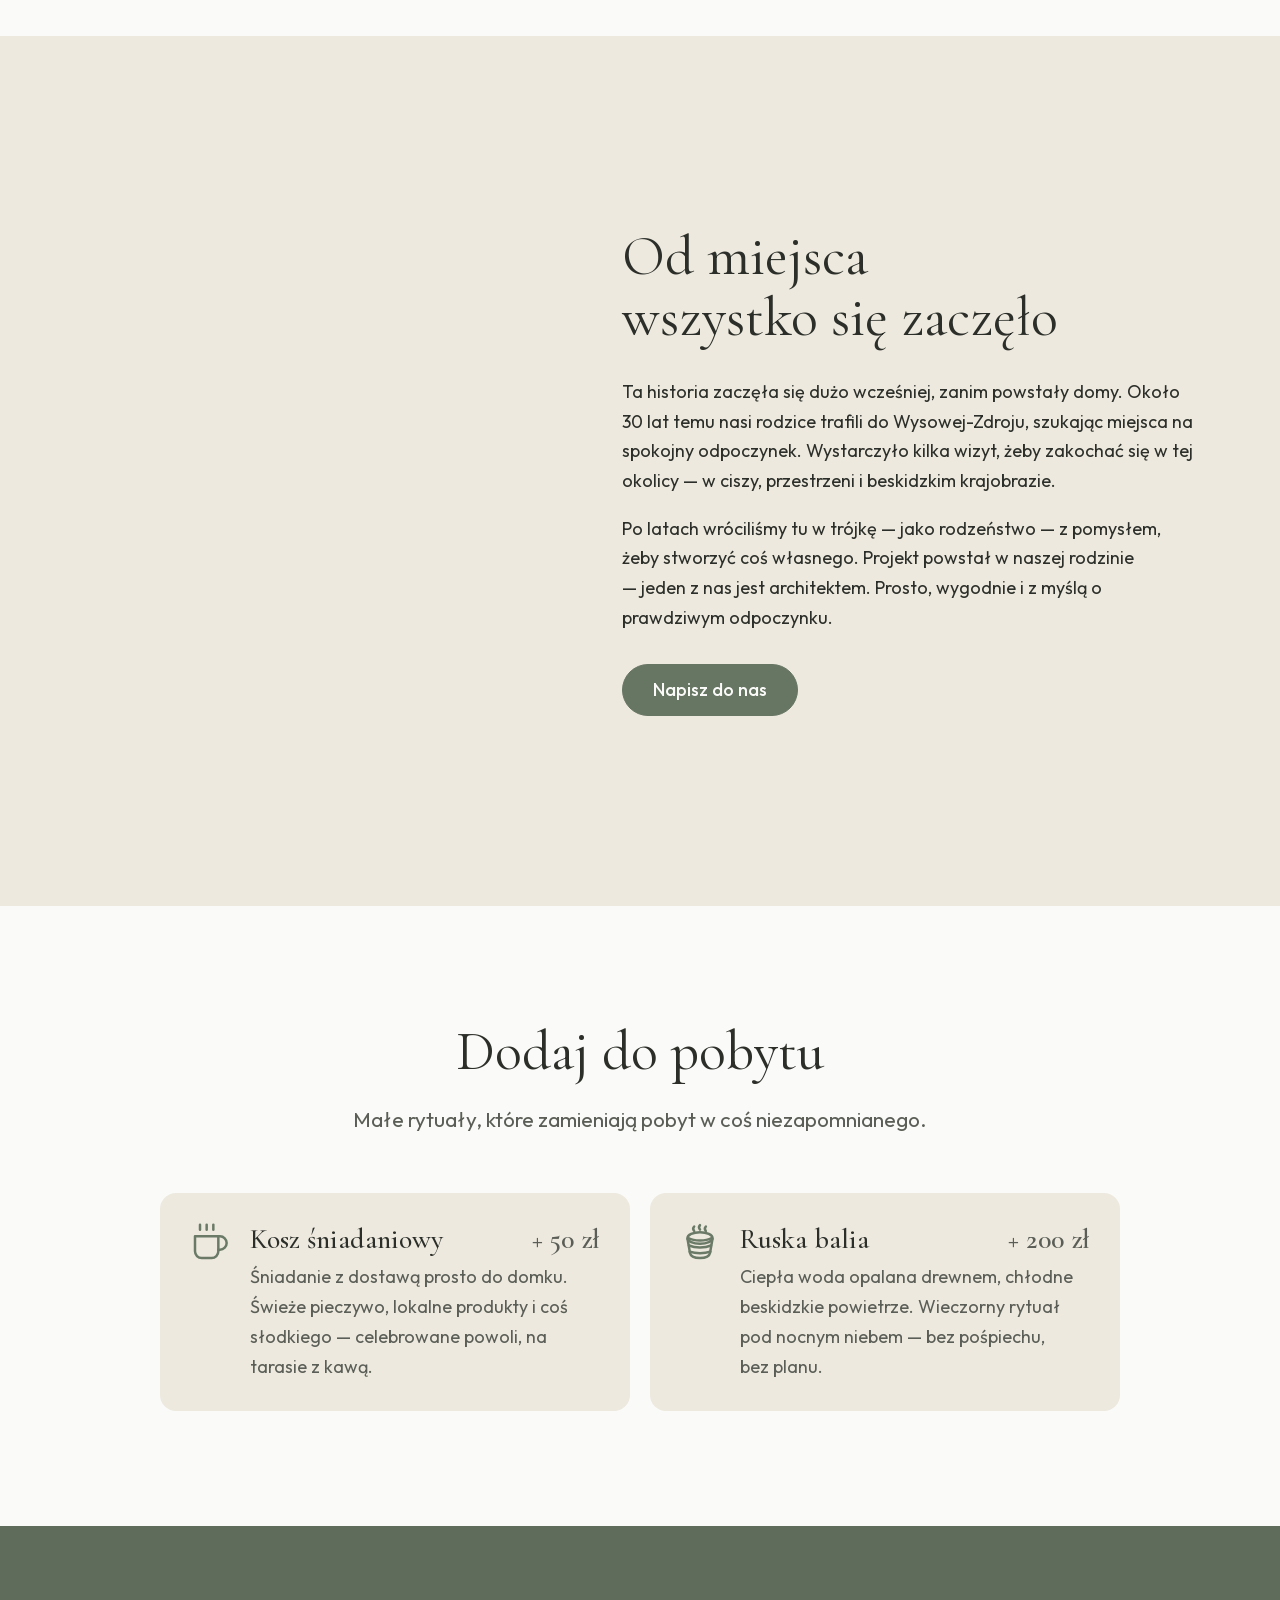
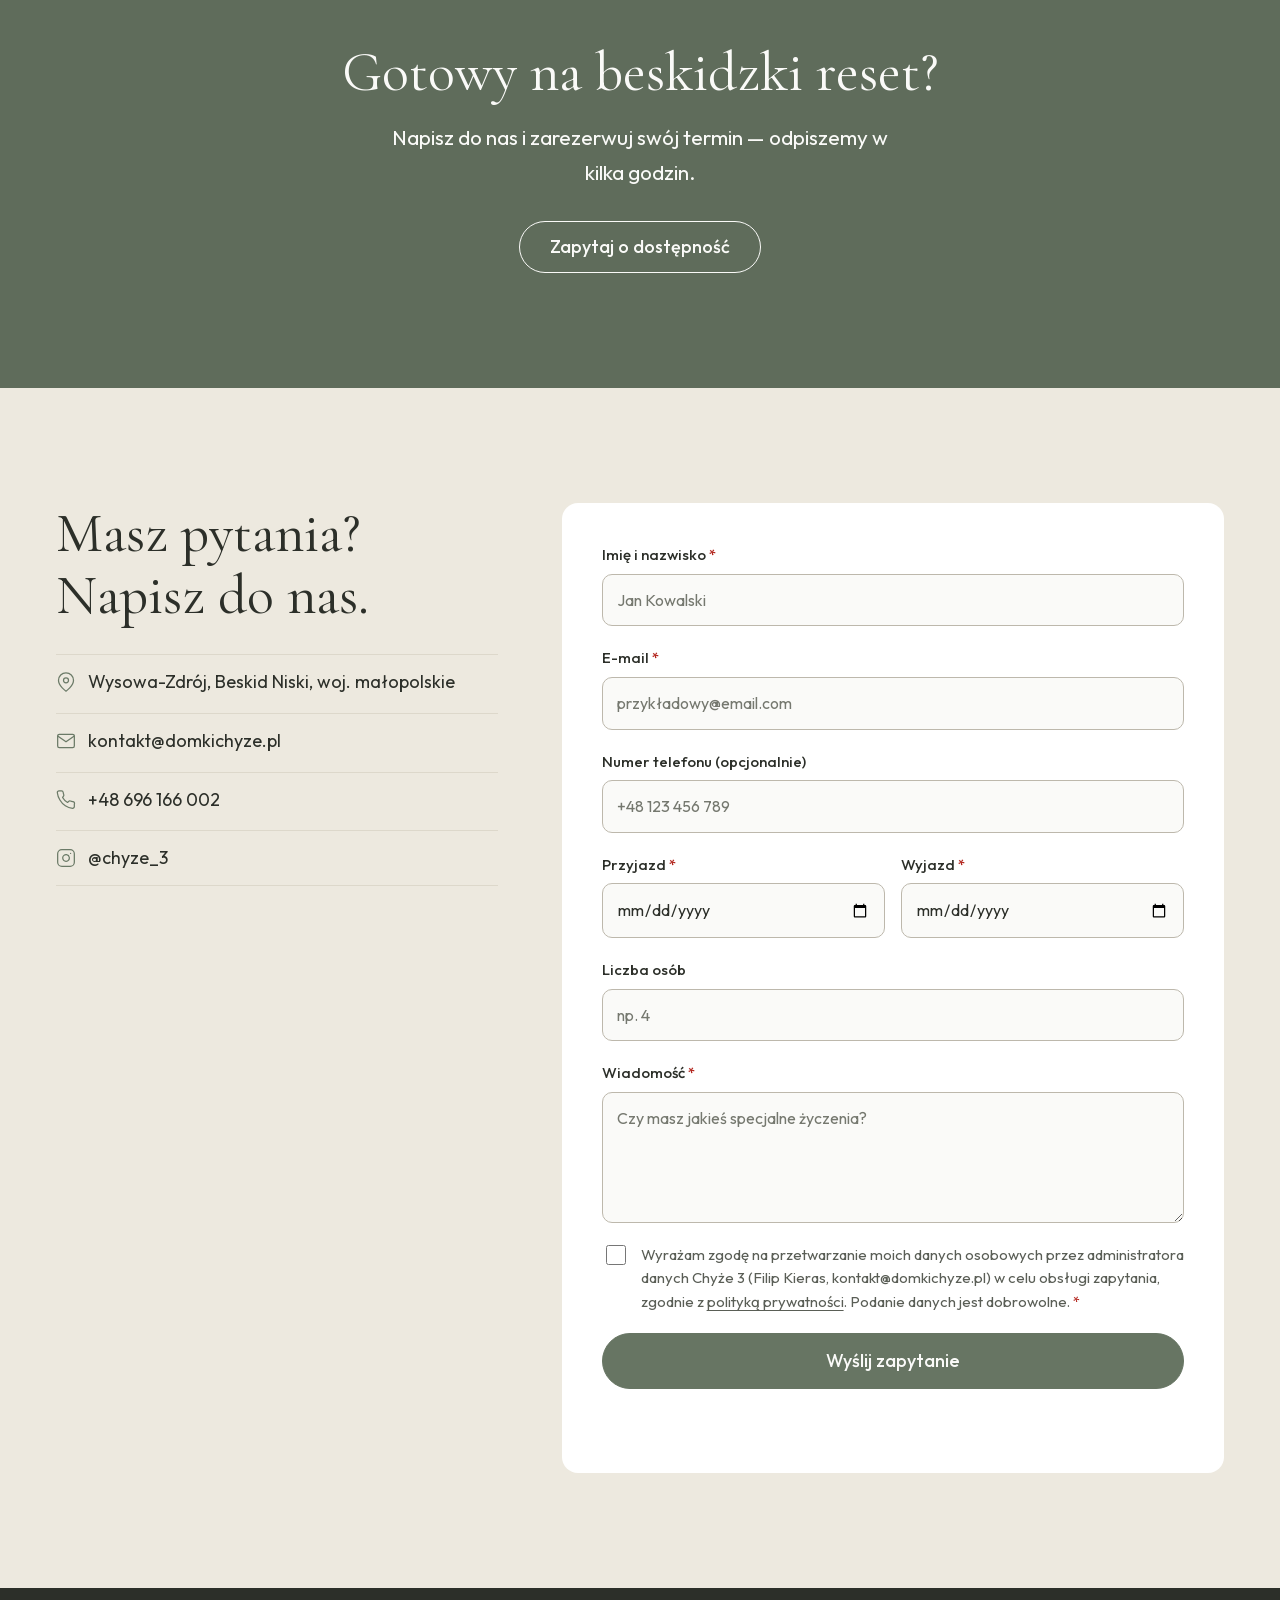
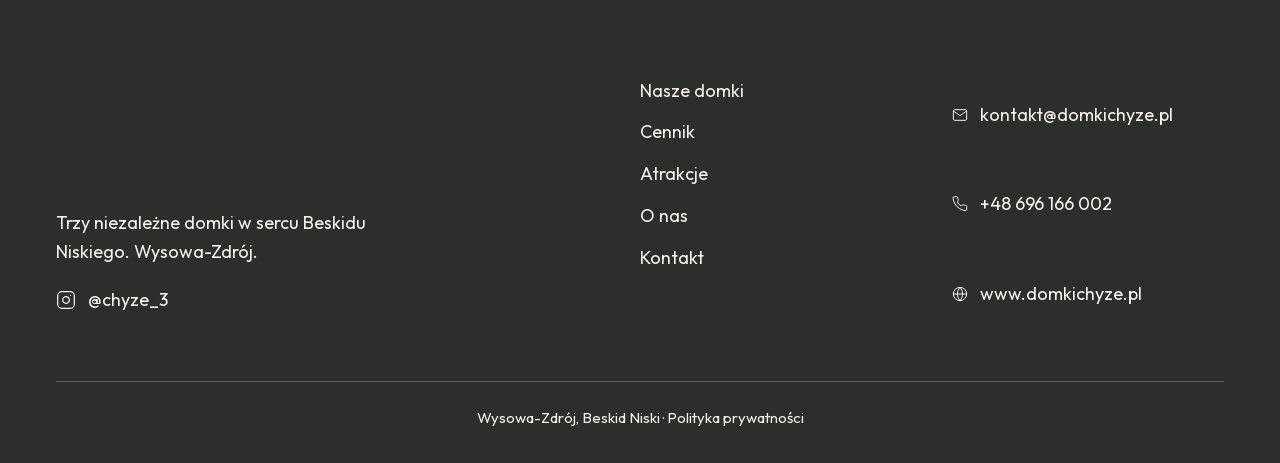
<file: src/atrakcje/index.html>
<!DOCTYPE html>
<html lang="pl">
<head>
  <meta charset="utf-8">
  <meta name="viewport" content="width=device-width, initial-scale=1">
  <!-- Stary adres z WordPressa (/atrakcje/). GitHub Pages nie robi 301, a natychmiastowe odświeżenie Google traktuje jak przekierowanie stałe. -->
  <meta http-equiv="refresh" content="0; url=../#atrakcje">
  <title>Atrakcje | Domki Chyże 3</title>
  <meta name="description" content="Ta strona została przeniesiona. Atrakcje: Domki Chyże 3 w Wysowej-Zdroju.">
  <meta name="robots" content="noindex">
  <meta name="color-scheme" content="light dark">
  <link rel="icon" href="../favicon.svg" type="image/svg+xml">
  <link rel="stylesheet" href="../css/styles.css">
</head>
<body>
  <main id="main" class="page page-center">
    <h1>Atrakcje</h1>
    <p>Ta strona została przeniesiona. <a href="../#atrakcje">Przejdź do sekcji „Atrakcje”</a>.</p>
  </main>
</body>
</html>
</file>
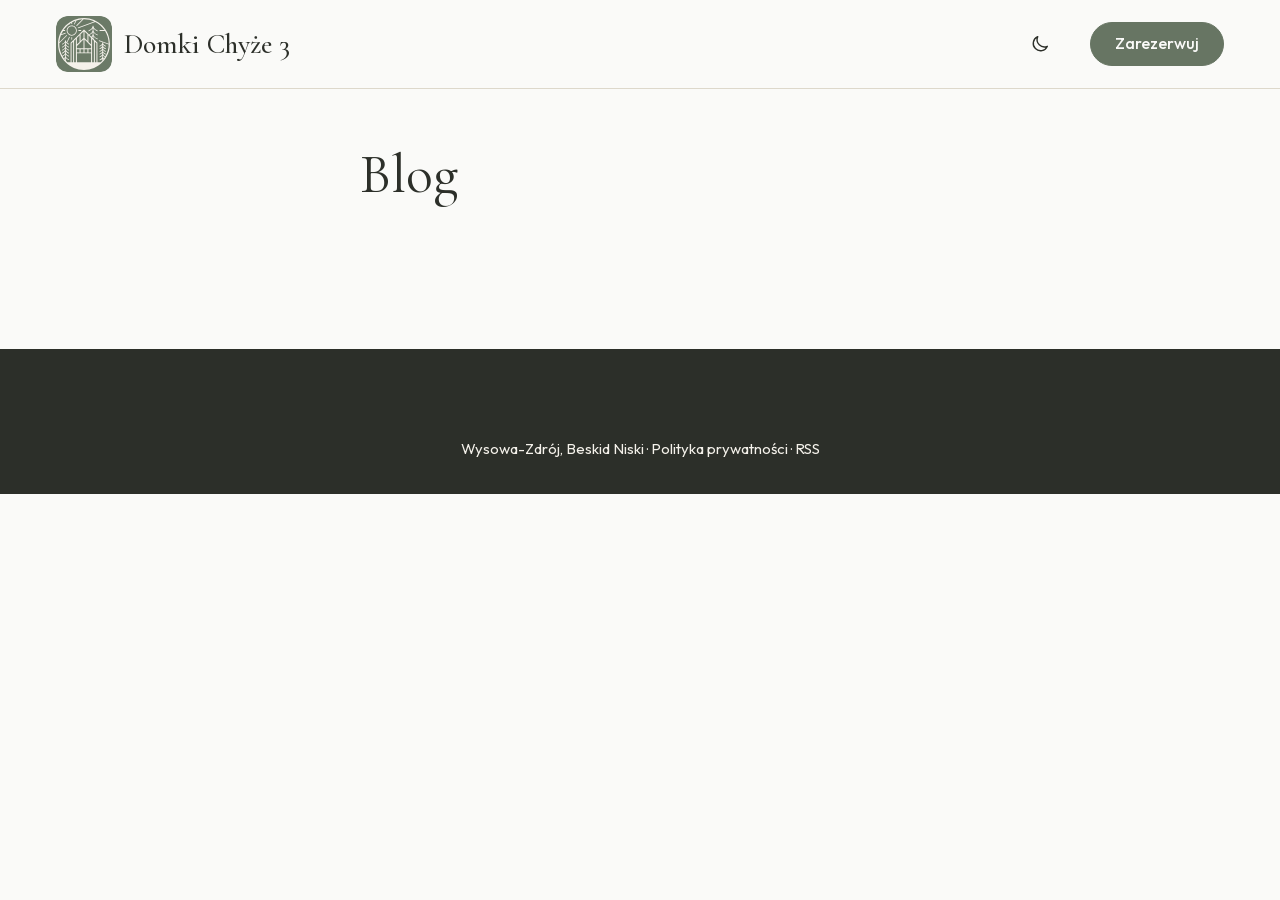
<file: src/blog/index.html>
<!DOCTYPE html>
<html lang="pl">
<head>
  <meta charset="utf-8">
  <meta name="viewport" content="width=device-width, initial-scale=1">
  <title>Blog Domki Chyże 3 | Domki Chyże 3</title>
  <meta name="description" content="Wpisy o Wysowej-Zdroju i Beskidzie Niskim: szlaki, trasy rowerowe, atrakcje w okolicy i porady przed przyjazdem do Domków Chyże 3.">
  <!-- noindex do pierwszego wpisu (pusta lista to słaba treść). Skill blog-post usuwa noindex i dodaje stronę do sitemap.xml i llms.txt. -->
  <meta name="robots" content="noindex, follow">
  <link rel="canonical" href="https://www.domkichyze.pl/blog/">
  <meta name="color-scheme" content="light">
  <meta name="theme-color" content="#6B7A67">
  <meta property="og:type" content="website">
  <meta property="og:site_name" content="Domki Chyże 3">
  <meta property="og:locale" content="pl_PL">
  <meta property="og:title" content="Blog Domki Chyże 3">
  <meta property="og:description" content="Wpisy o Wysowej-Zdroju i Beskidzie Niskim: szlaki, trasy rowerowe, atrakcje w okolicy i porady przed przyjazdem do Domków Chyże 3.">
  <meta property="og:url" content="https://www.domkichyze.pl/blog/">
  <meta property="og:image" content="https://www.domkichyze.pl/og.png">
  <meta name="twitter:card" content="summary_large_image">
  <link rel="icon" href="../favicon.svg" type="image/svg+xml">
  <link rel="apple-touch-icon" href="../apple-touch-icon.png">
  <link rel="manifest" href="../site.webmanifest">
  <link rel="alternate" type="application/rss+xml" title="Blog Domki Chyże 3" href="feed.xml">
  <link rel="preload" href="../fonts/cormorant-latin.woff2" as="font" type="font/woff2" crossorigin>
  <link rel="preload" href="../fonts/outfit-latin.woff2" as="font" type="font/woff2" crossorigin>
  <link rel="stylesheet" href="../css/styles.css">
  <script src="../js/theme.js"></script>
  <!-- analytics: none -->
  <script type="application/ld+json">
  {
    "@context": "https://schema.org",
    "@graph": [
      {
        "@type": "Blog",
        "@id": "https://www.domkichyze.pl/blog/#blog",
        "name": "Blog Domki Chyże 3",
        "url": "https://www.domkichyze.pl/blog/",
        "inLanguage": "pl",
        "publisher": { "@id": "https://www.domkichyze.pl/#organization" }
      },
      {
        "@type": "BreadcrumbList",
        "itemListElement": [
          { "@type": "ListItem", "position": 1, "name": "Domki Chyże 3", "item": "https://www.domkichyze.pl/" },
          { "@type": "ListItem", "position": 2, "name": "Blog", "item": "https://www.domkichyze.pl/blog/" }
        ]
      }
    ]
  }
  </script>
</head>
<body>
  <a class="skip-link" href="#main">Przejdź do treści</a>
  <header class="site-header is-solid" id="nav">
    <div class="nav-inner">
      <a class="brand" href="../"><img src="../favicon.svg" width="56" height="56" alt=""><span class="brand-name">Domki Chyże 3</span></a>
      <button class="theme-toggle" type="button" aria-pressed="false" aria-label="Ciemny motyw" title="Przełącz motyw" hidden><svg class="icon-moon" viewBox="0 0 24 24" fill="none" stroke="currentColor" stroke-width="1.5" stroke-linecap="round" stroke-linejoin="round" aria-hidden="true" focusable="false"><path d="M20 14.5A8 8 0 0 1 9.5 4a8 8 0 1 0 10.5 10.5Z"/></svg><svg class="icon-sun" viewBox="0 0 24 24" fill="none" stroke="currentColor" stroke-width="1.5" stroke-linecap="round" aria-hidden="true" focusable="false"><circle cx="12" cy="12" r="4"/><path d="M12 2v2M12 20v2M4.9 4.9l1.4 1.4M17.7 17.7l1.4 1.4M2 12h2M20 12h2M4.9 19.1l1.4-1.4M17.7 6.3l1.4-1.4"/></svg></button>
      <a class="btn btn-outline nav-cta" href="../#rezerwacja">Zarezerwuj</a>
    </div>
  </header>
  <main id="main" class="page">
    <h1>Blog</h1>
    <!-- The blog-post skill adds one <li> per post, newest first:
         <li><a href="slug.html">Title</a><br><time datetime="YYYY-MM-DD">YYYY-MM-DD</time> · one-sentence summary</li> -->
    <ul class="post-list" id="post-list">
    </ul>
  </main>
  <footer class="site-footer">
    <p class="footer-bottom">Wysowa-Zdrój, Beskid Niski · <a href="../privacy.html">Polityka prywatności</a> · <a href="feed.xml">RSS</a></p>
  </footer>
</body>
</html>
</file>
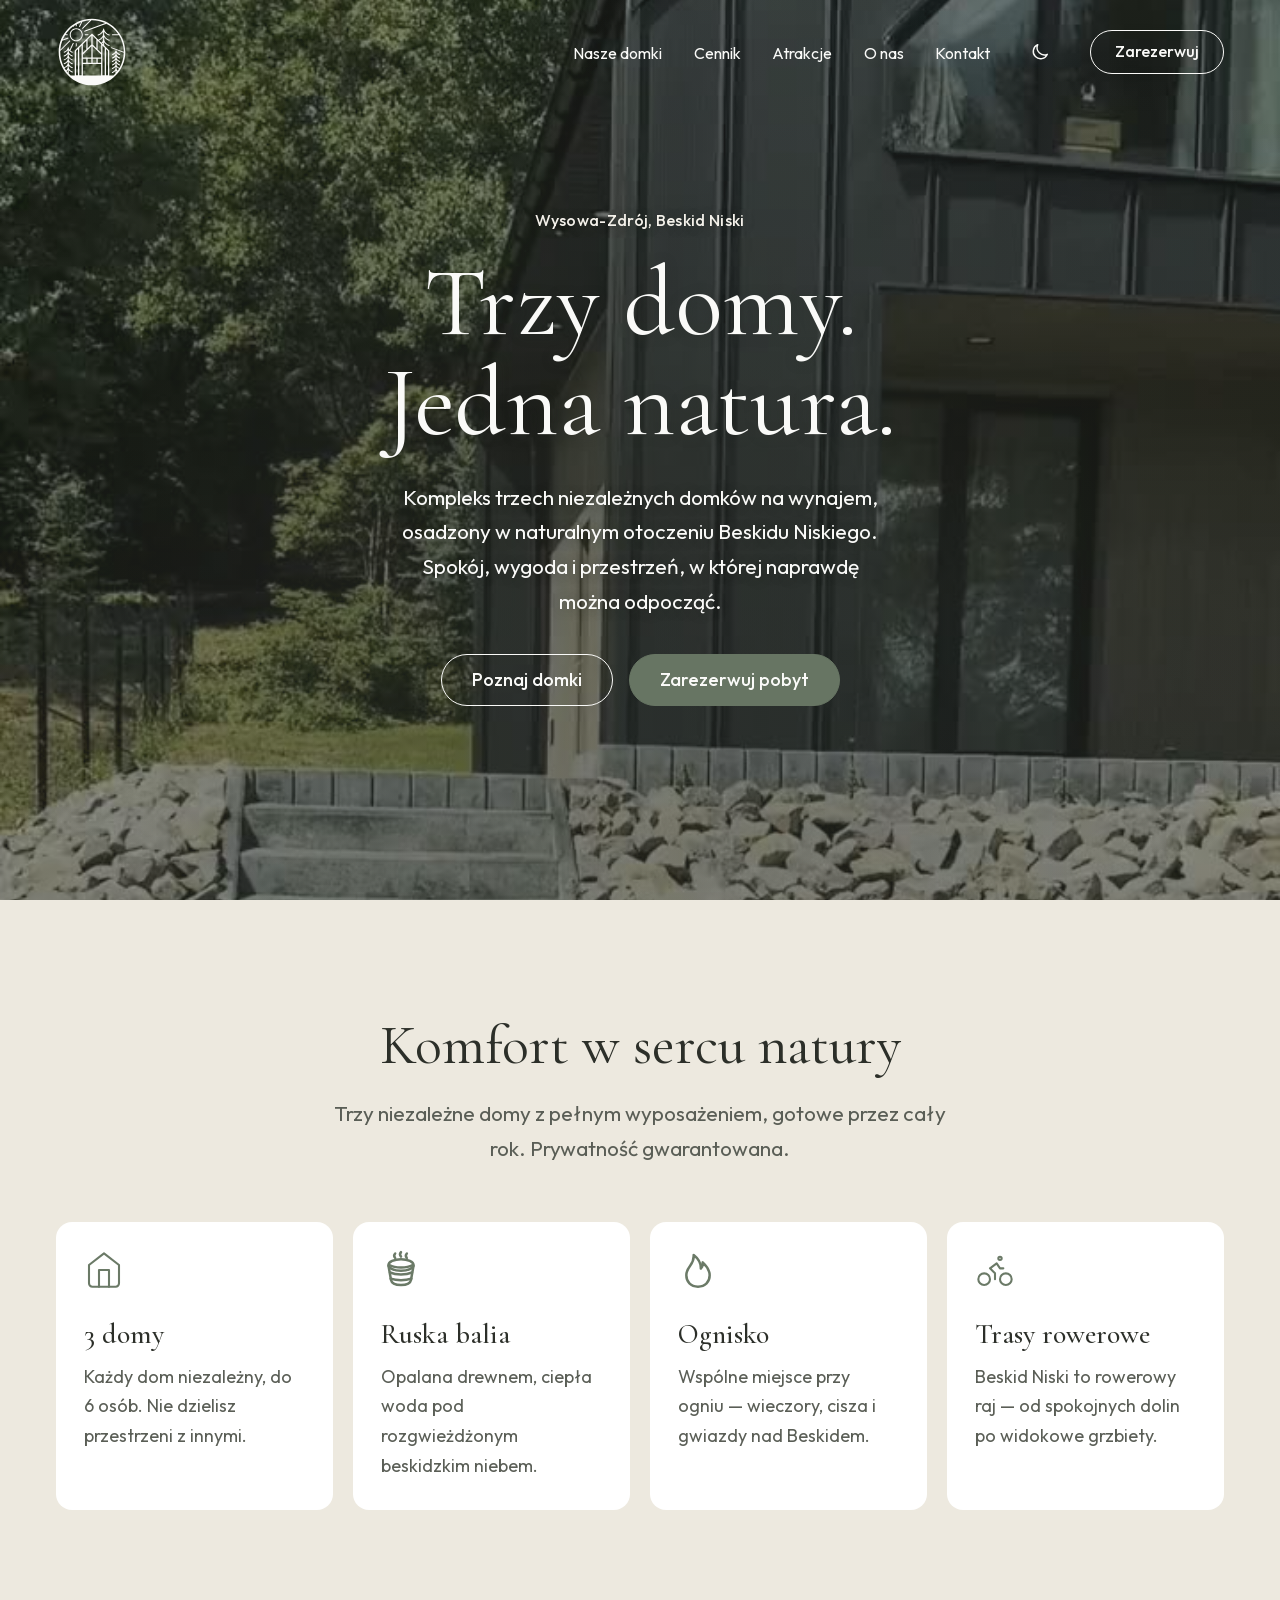
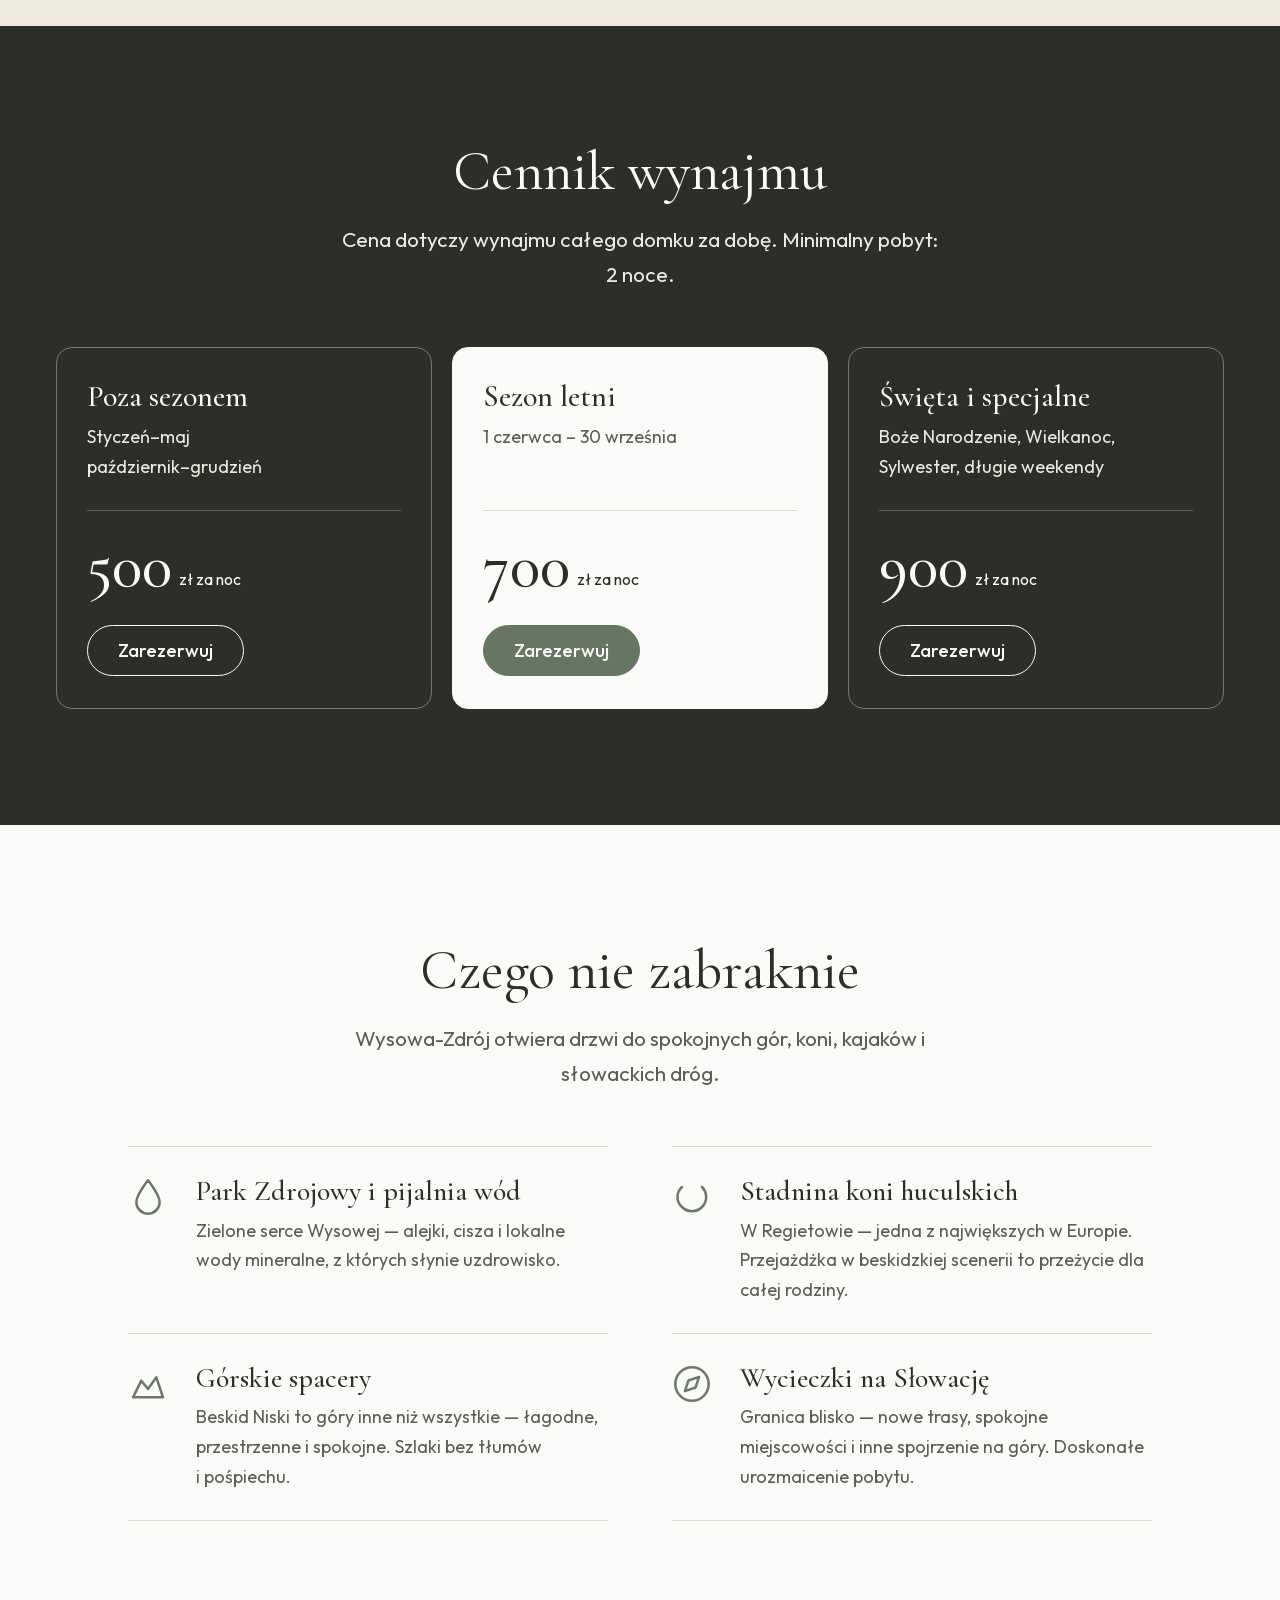
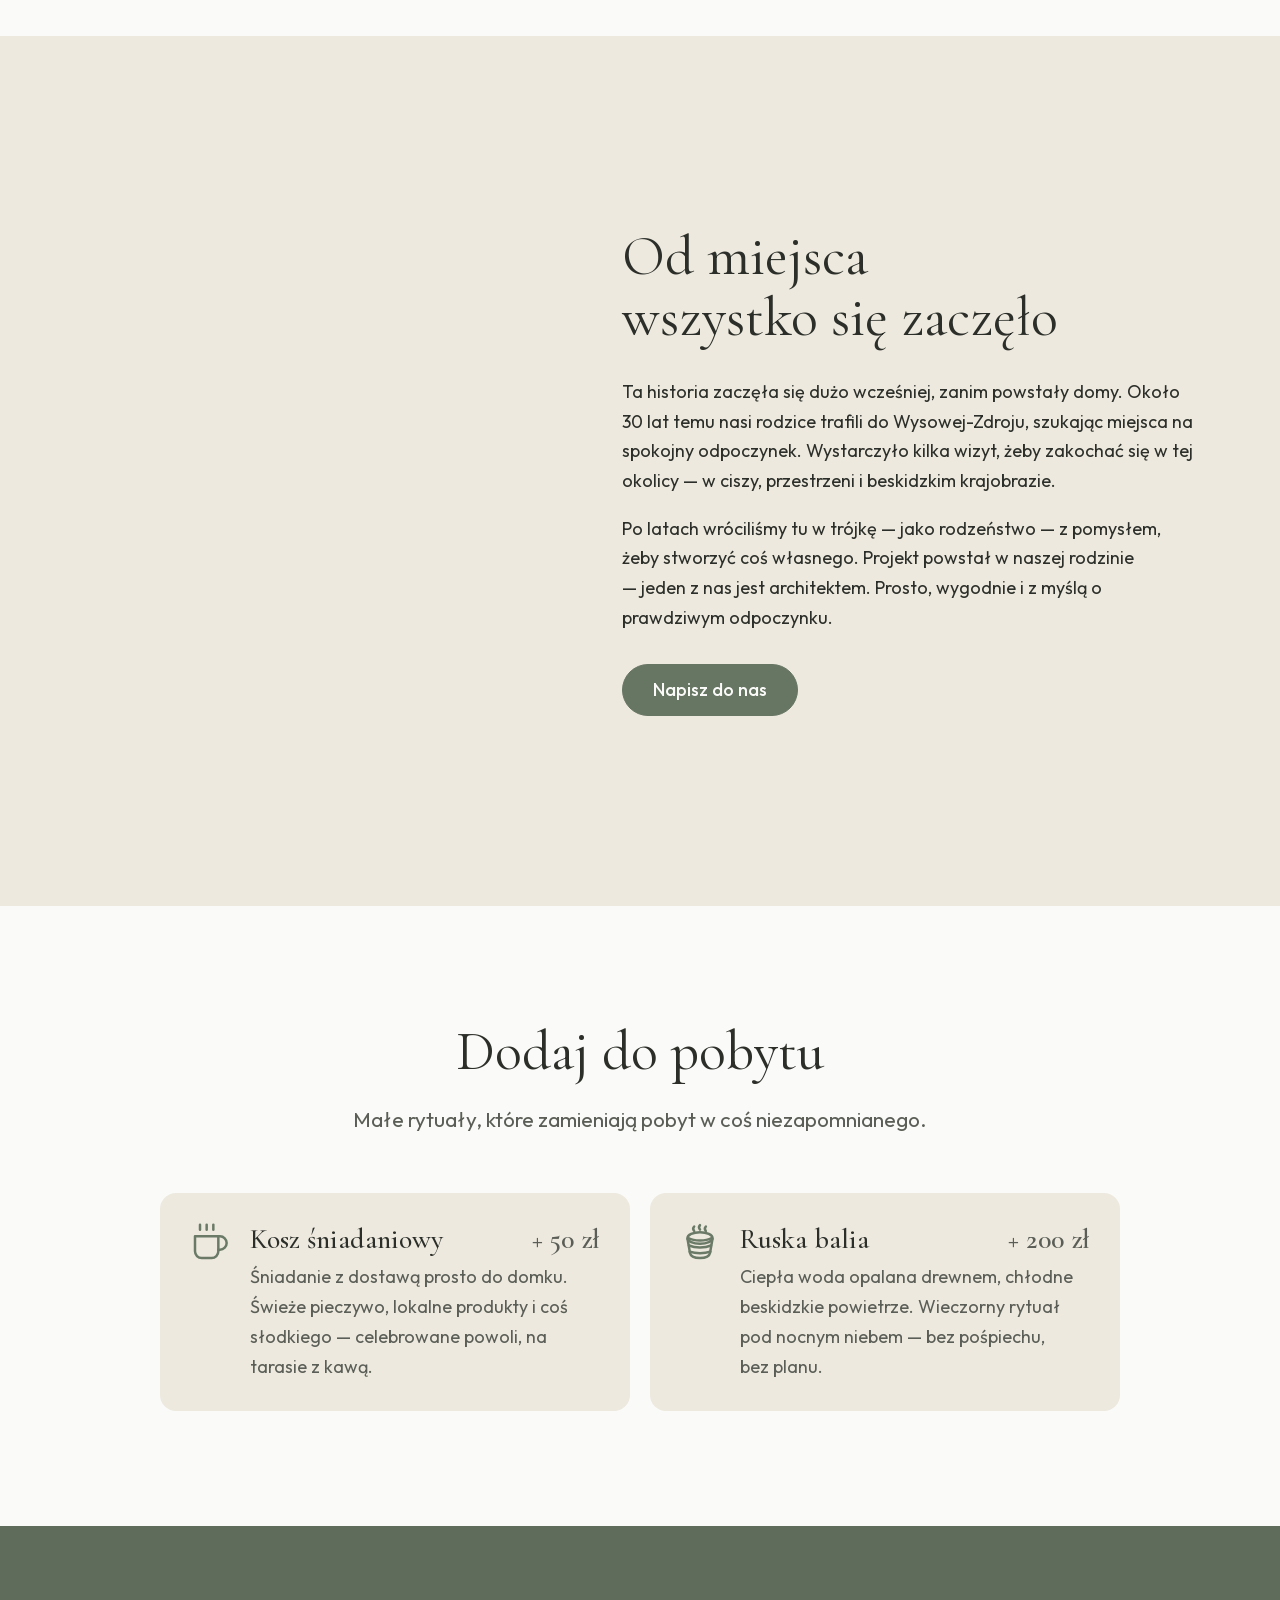
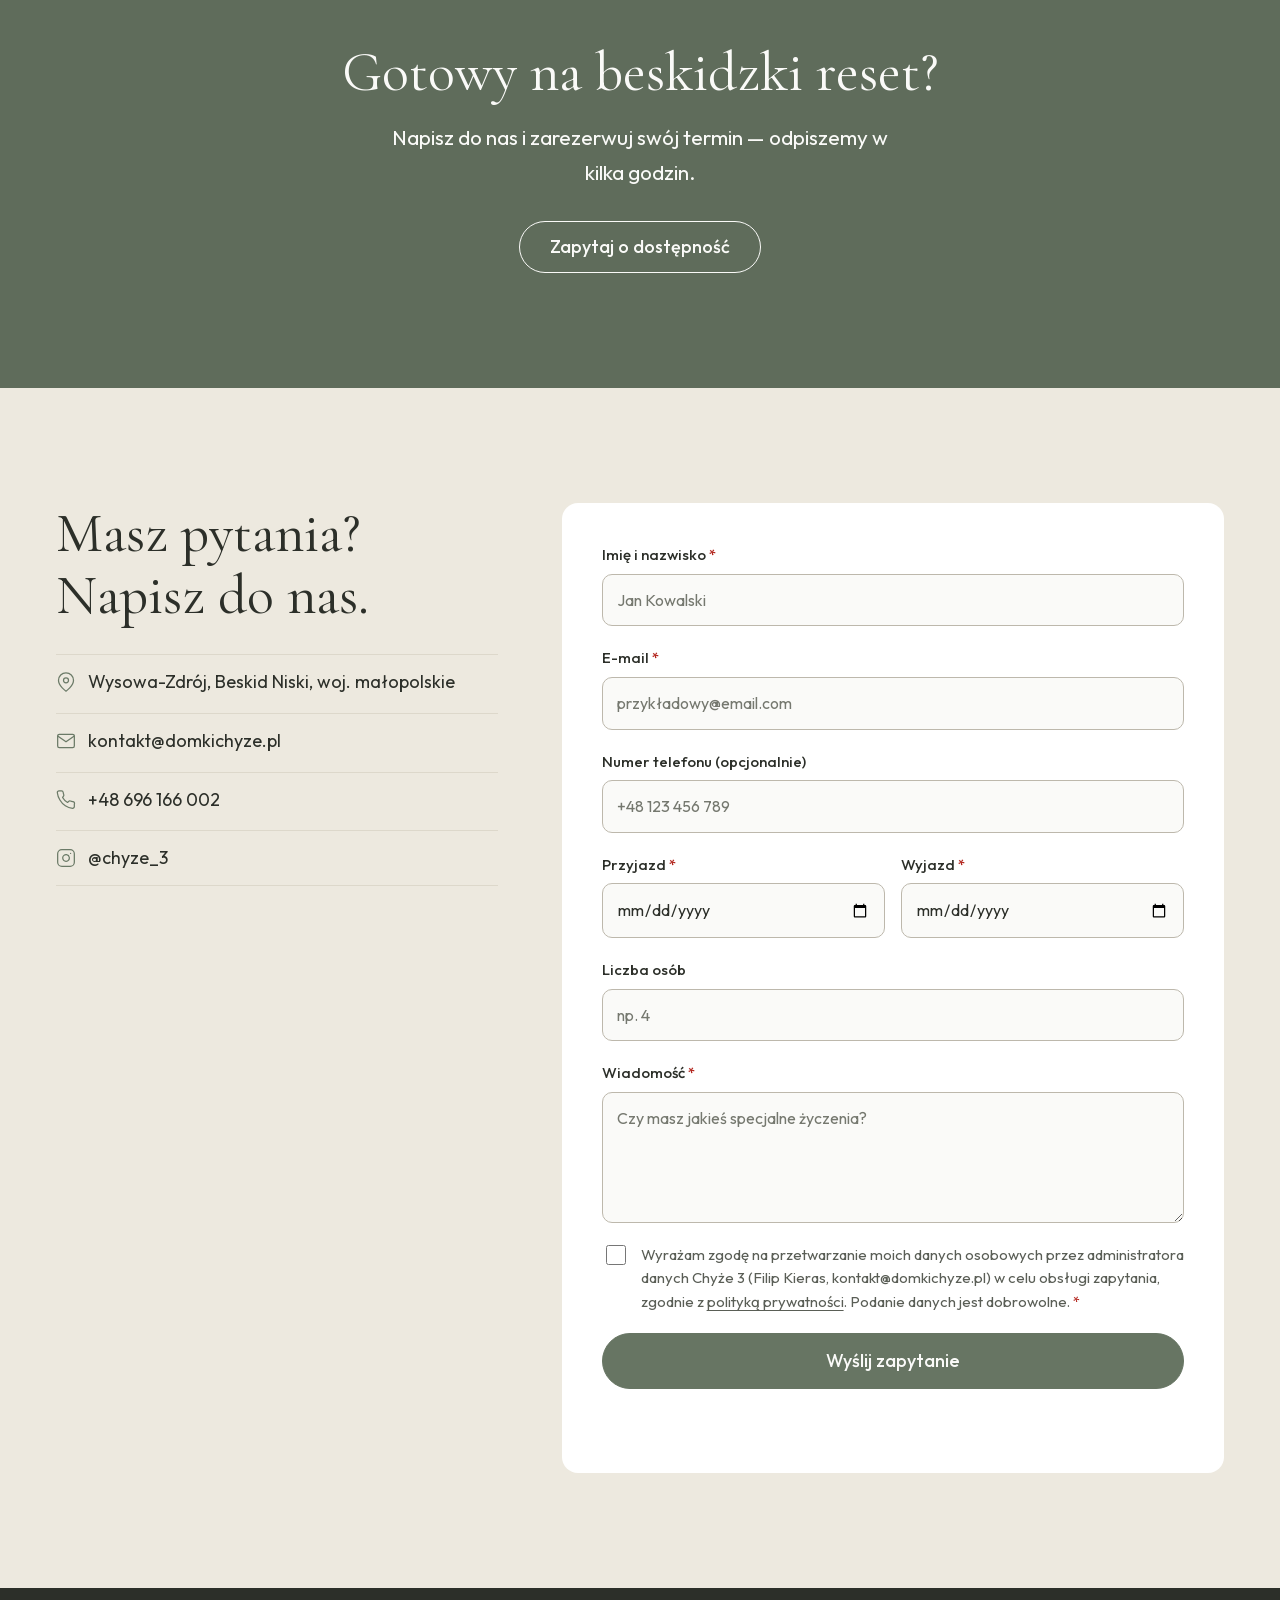
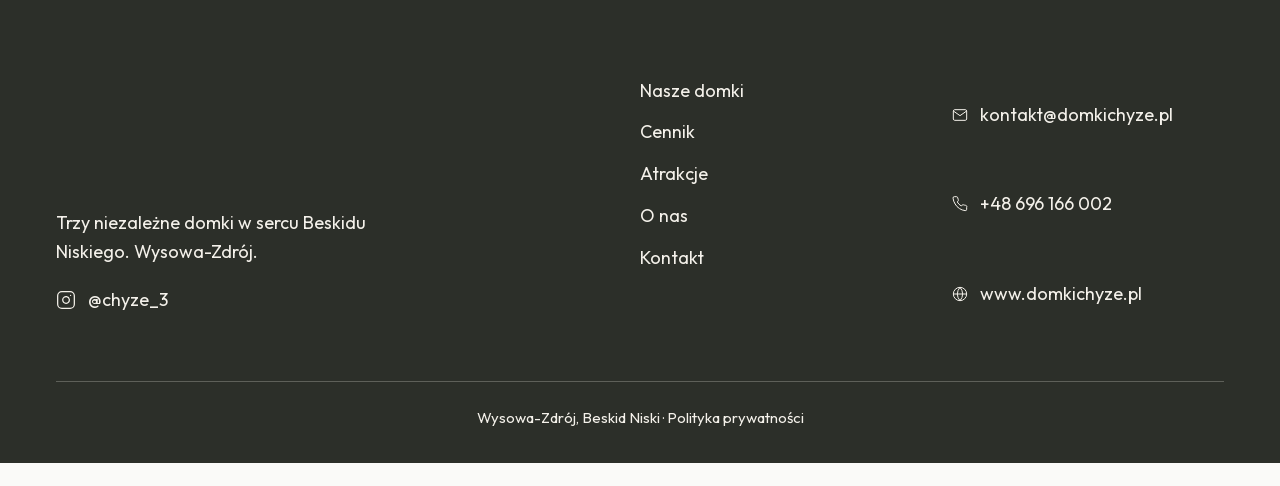
<file: src/cennik/index.html>
<!DOCTYPE html>
<html lang="pl">
<head>
  <meta charset="utf-8">
  <meta name="viewport" content="width=device-width, initial-scale=1">
  <!-- Stary adres z WordPressa (/cennik/). GitHub Pages nie robi 301, a natychmiastowe odświeżenie Google traktuje jak przekierowanie stałe. -->
  <meta http-equiv="refresh" content="0; url=../#cennik">
  <title>Cennik | Domki Chyże 3</title>
  <meta name="description" content="Ta strona została przeniesiona. Cennik: Domki Chyże 3 w Wysowej-Zdroju.">
  <meta name="robots" content="noindex">
  <meta name="color-scheme" content="light dark">
  <link rel="icon" href="../favicon.svg" type="image/svg+xml">
  <link rel="stylesheet" href="../css/styles.css">
</head>
<body>
  <main id="main" class="page page-center">
    <h1>Cennik</h1>
    <p>Ta strona została przeniesiona. <a href="../#cennik">Przejdź do sekcji „Cennik”</a>.</p>
  </main>
</body>
</html>
</file>
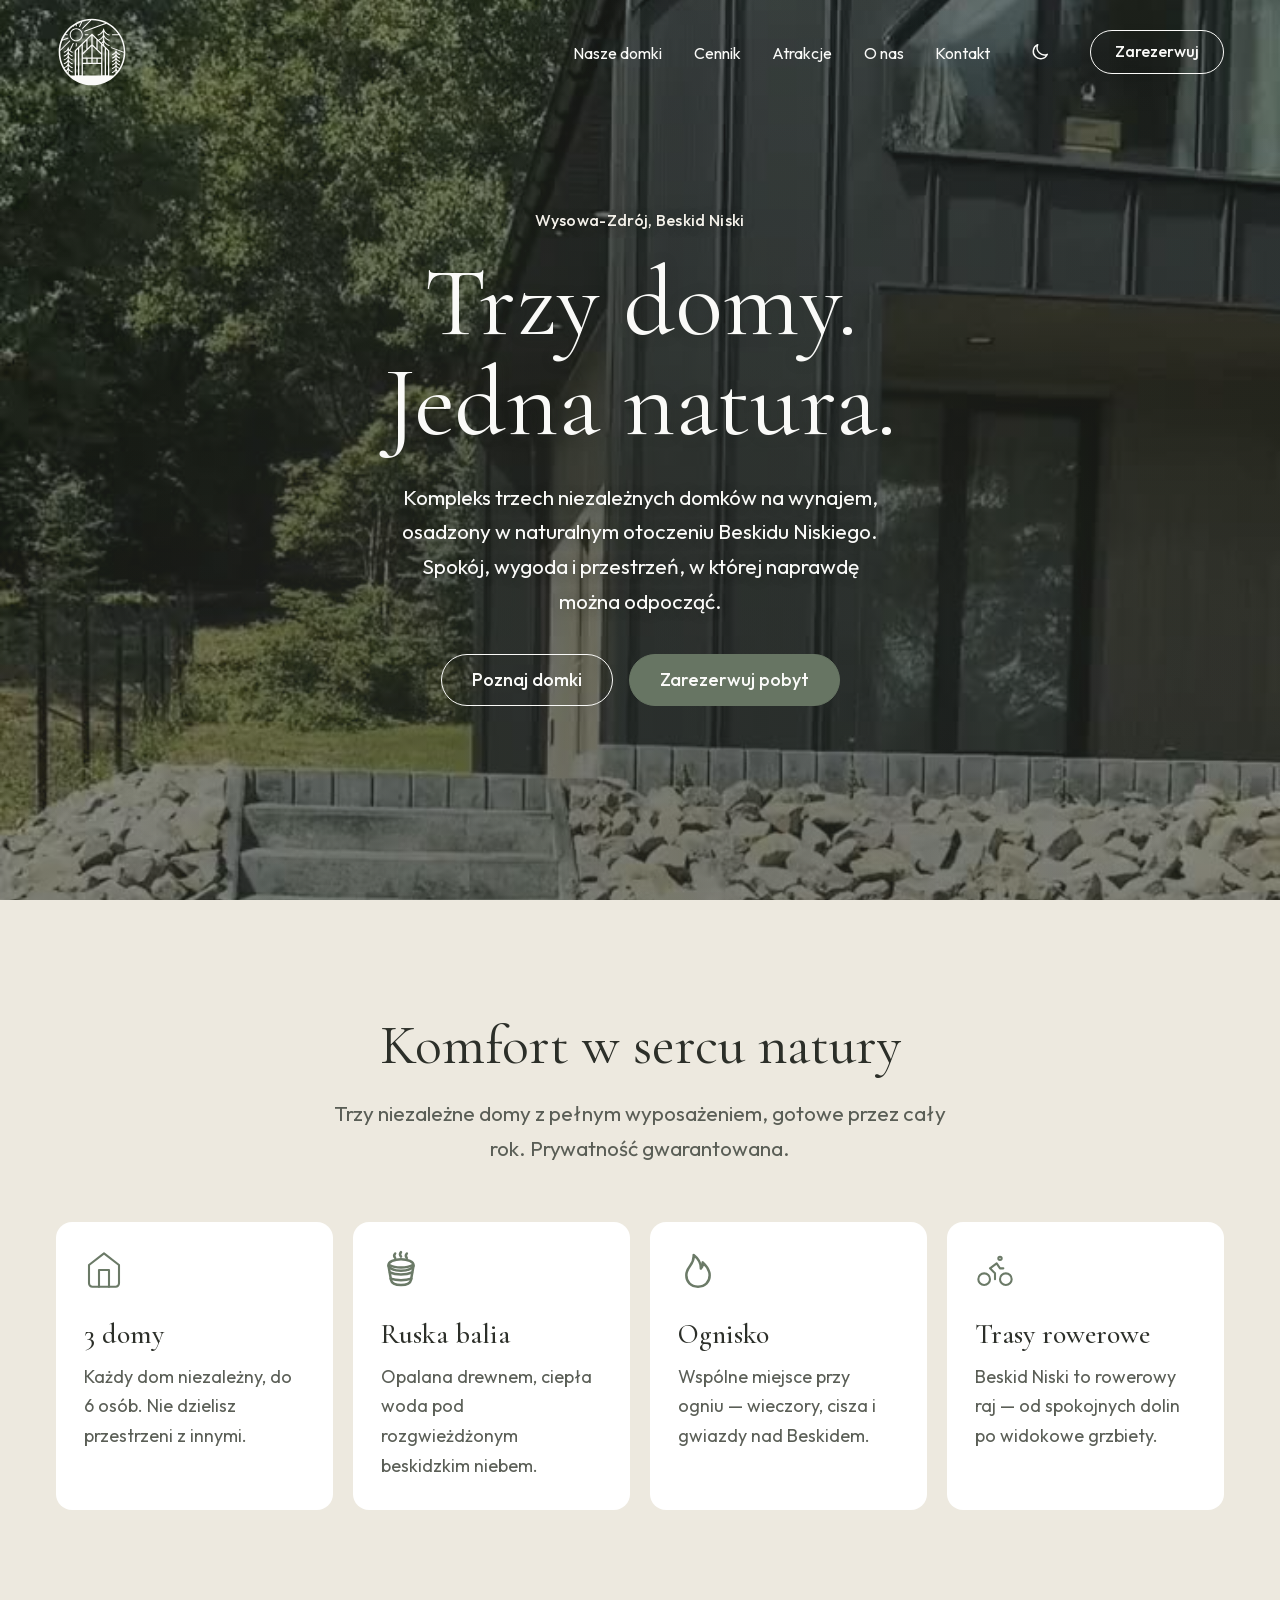
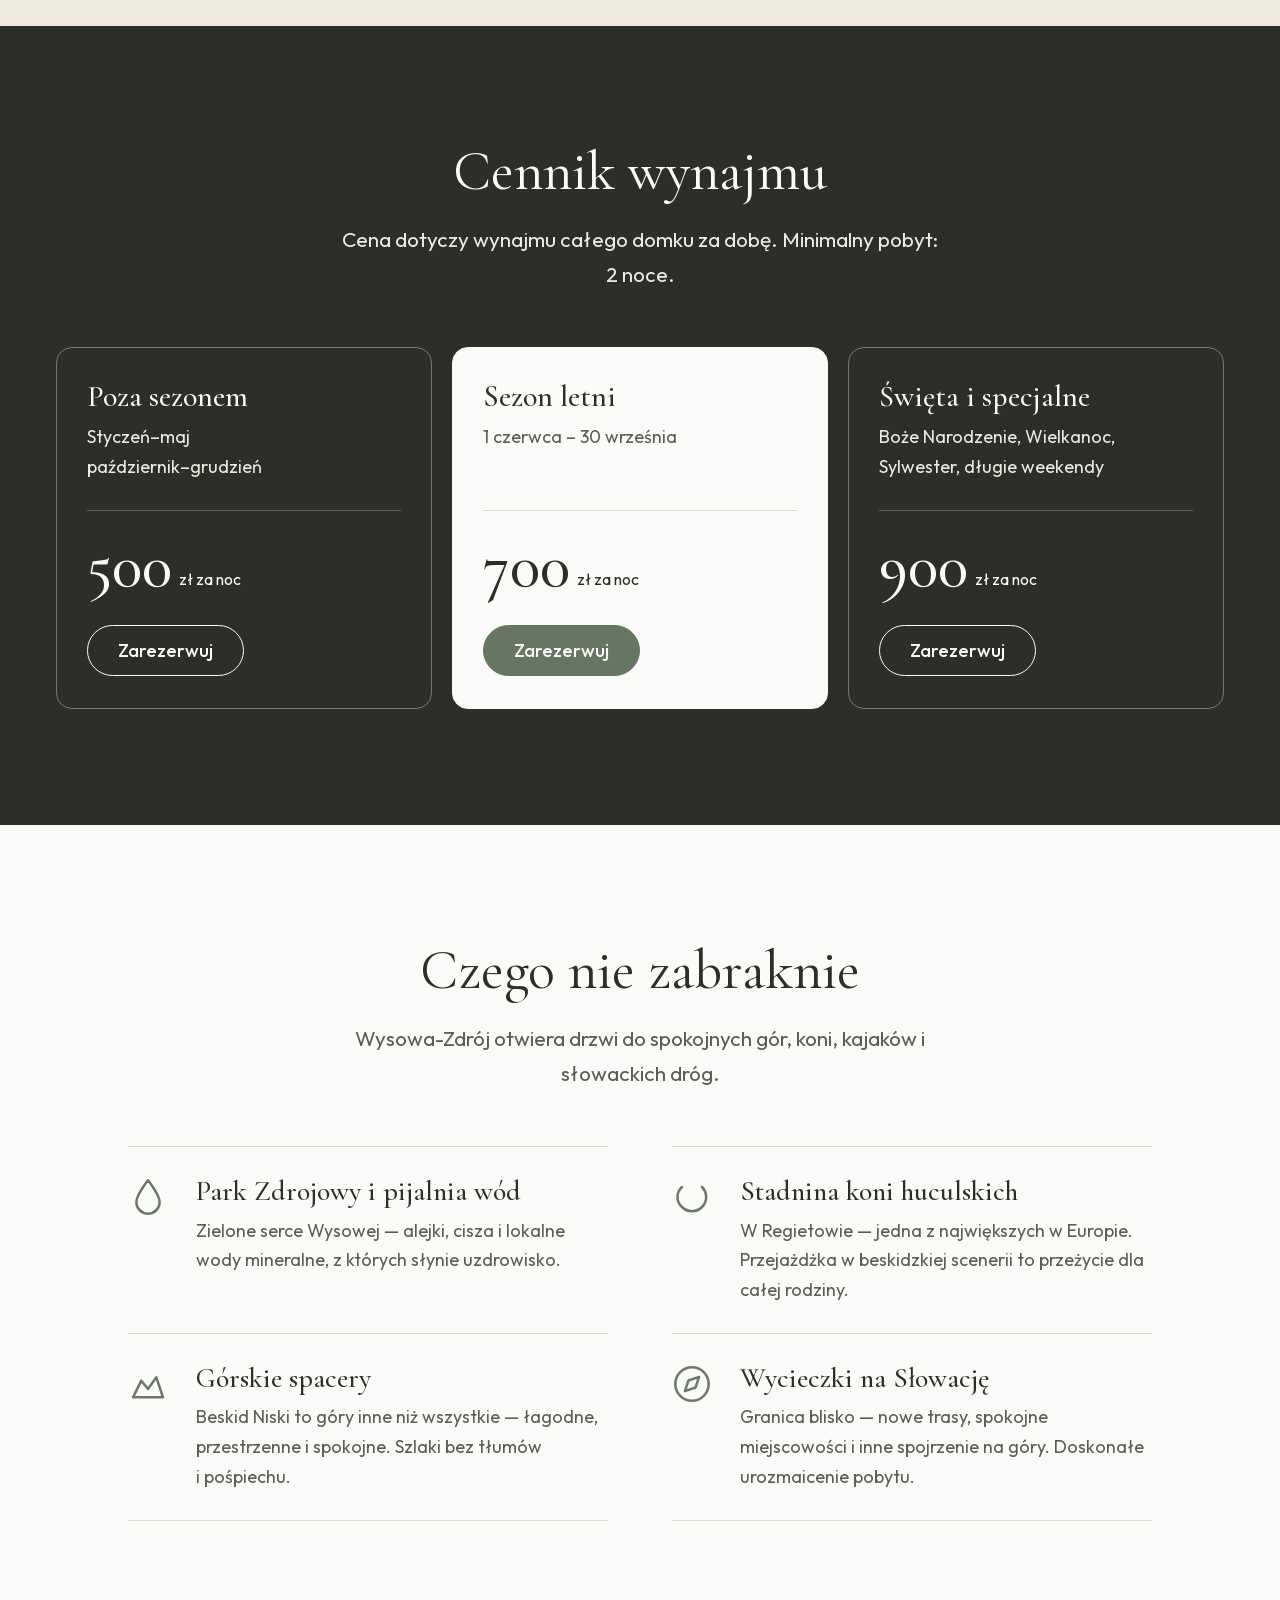
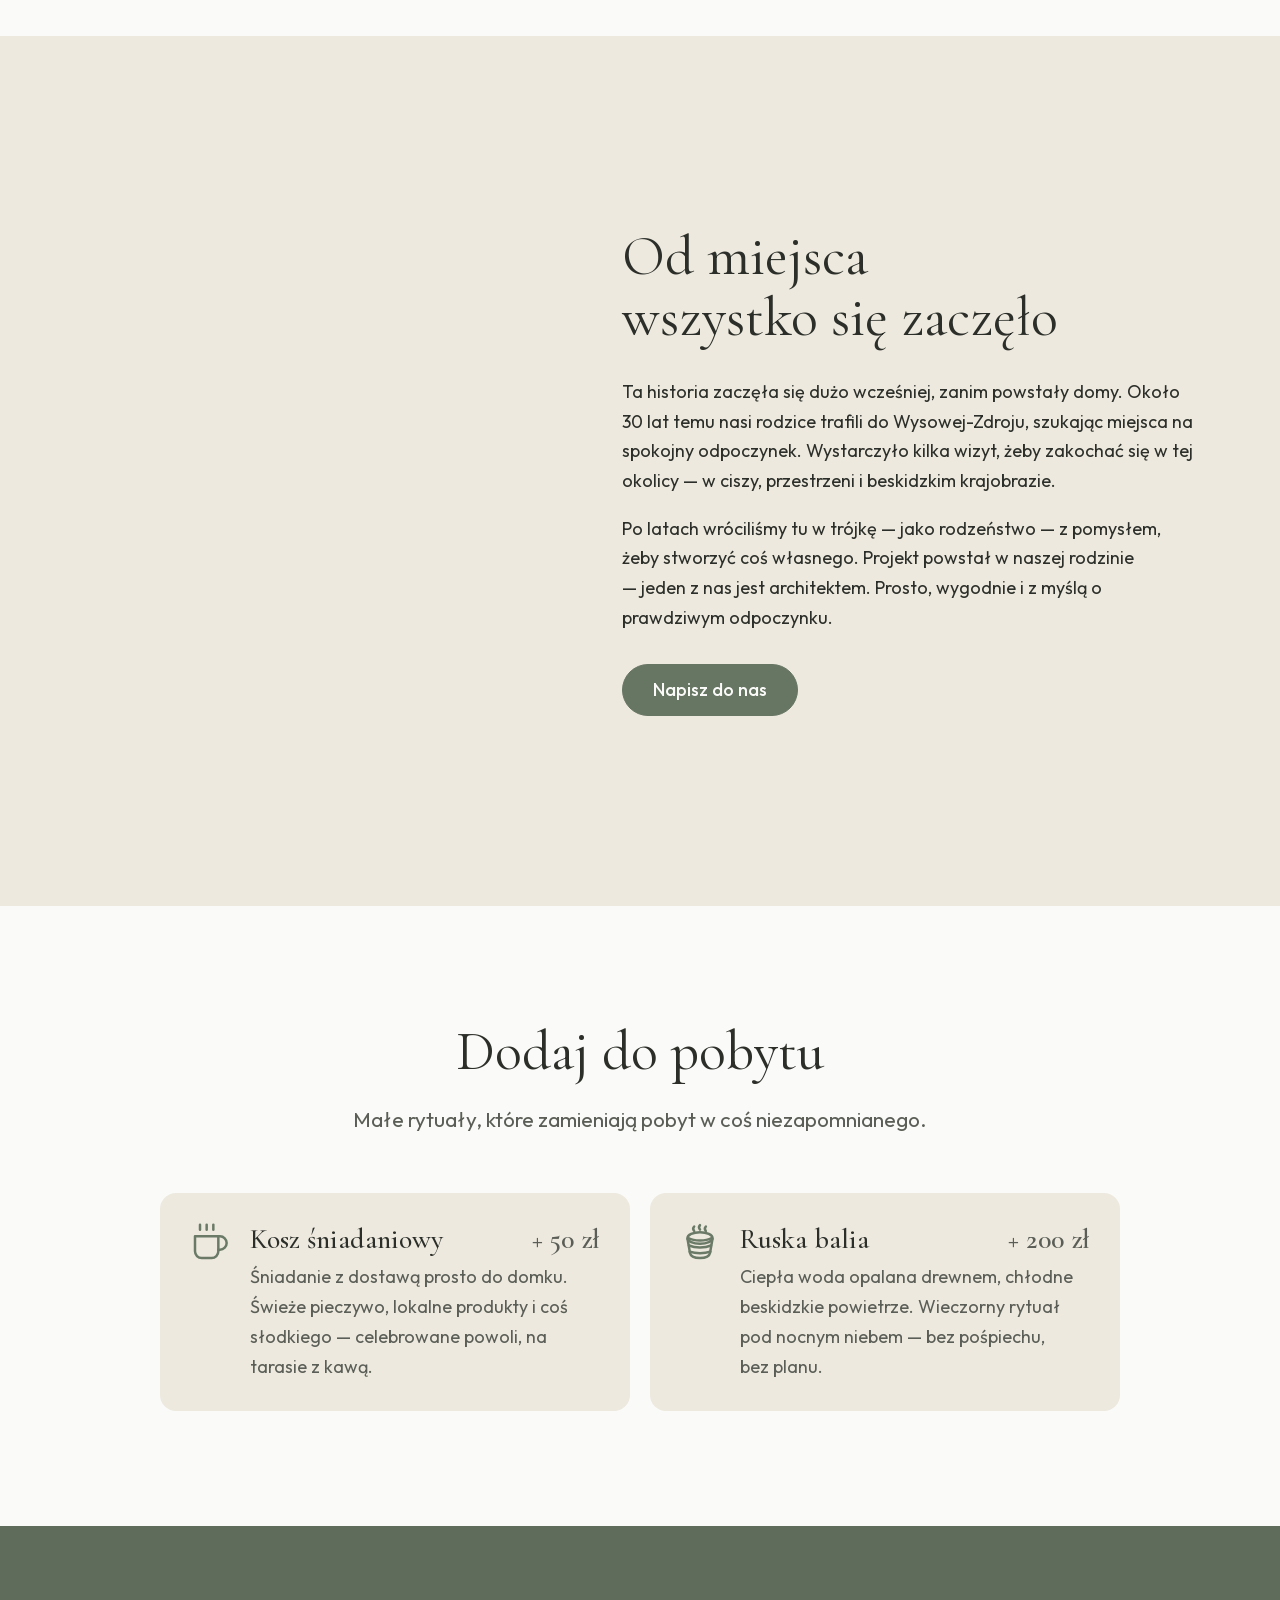
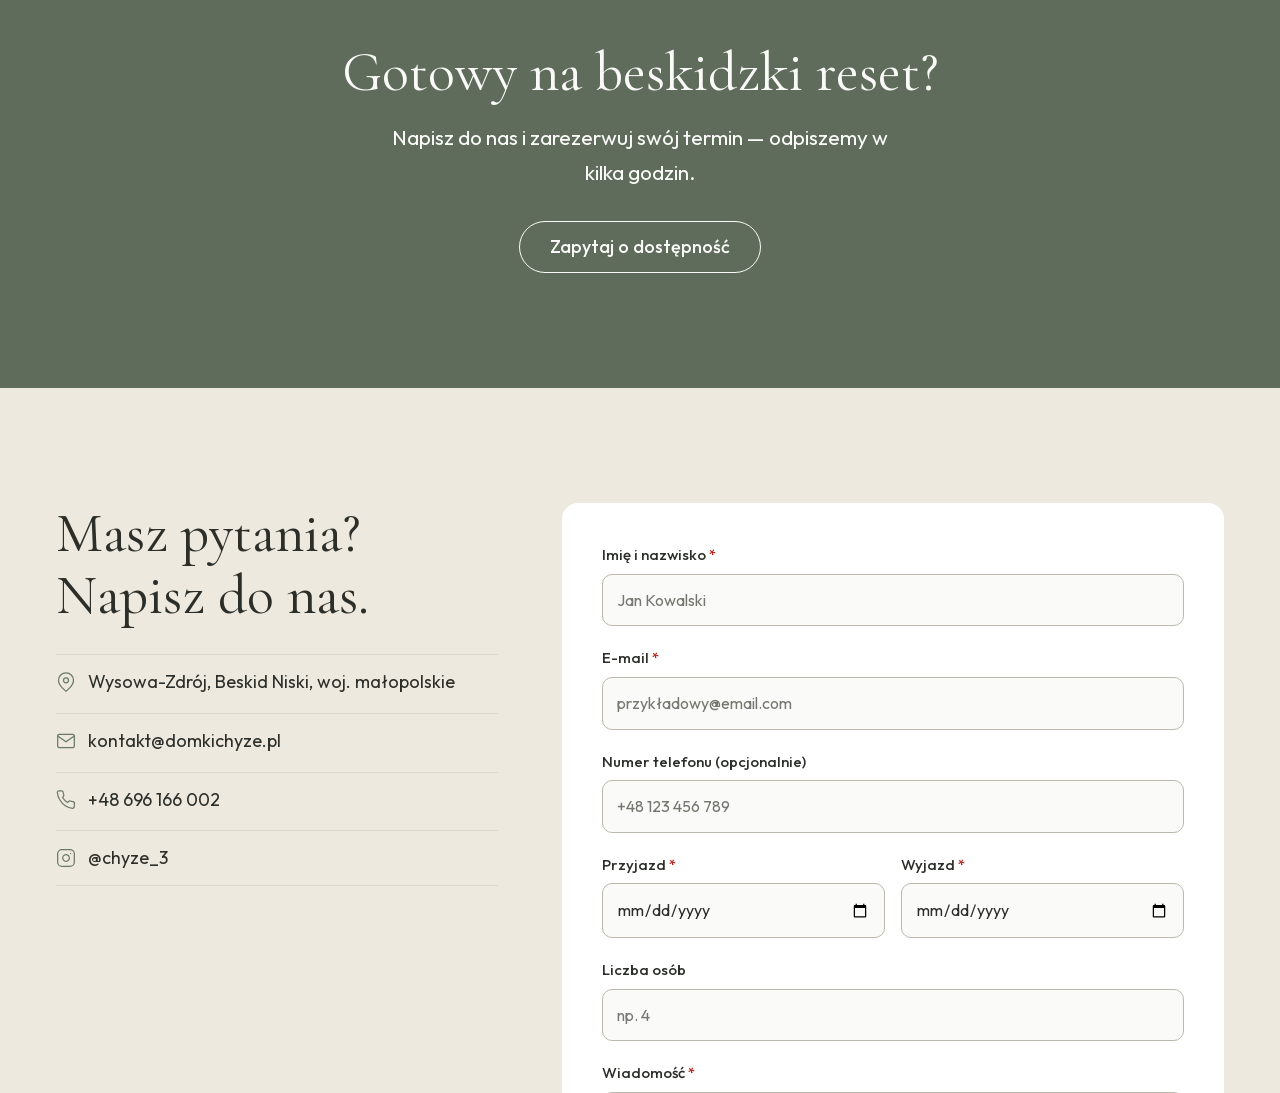
<file: src/kontakt/index.html>
<!DOCTYPE html>
<html lang="pl">
<head>
  <meta charset="utf-8">
  <meta name="viewport" content="width=device-width, initial-scale=1">
  <!-- Stary adres z WordPressa (/kontakt/). GitHub Pages nie robi 301, a natychmiastowe odświeżenie Google traktuje jak przekierowanie stałe. -->
  <meta http-equiv="refresh" content="0; url=../#rezerwacja">
  <title>Kontakt | Domki Chyże 3</title>
  <meta name="description" content="Ta strona została przeniesiona. Kontakt: Domki Chyże 3 w Wysowej-Zdroju.">
  <meta name="robots" content="noindex">
  <meta name="color-scheme" content="light dark">
  <link rel="icon" href="../favicon.svg" type="image/svg+xml">
  <link rel="stylesheet" href="../css/styles.css">
</head>
<body>
  <main id="main" class="page page-center">
    <h1>Kontakt</h1>
    <p>Ta strona została przeniesiona. <a href="../#rezerwacja">Przejdź do sekcji „Kontakt”</a>.</p>
  </main>
</body>
</html>
</file>
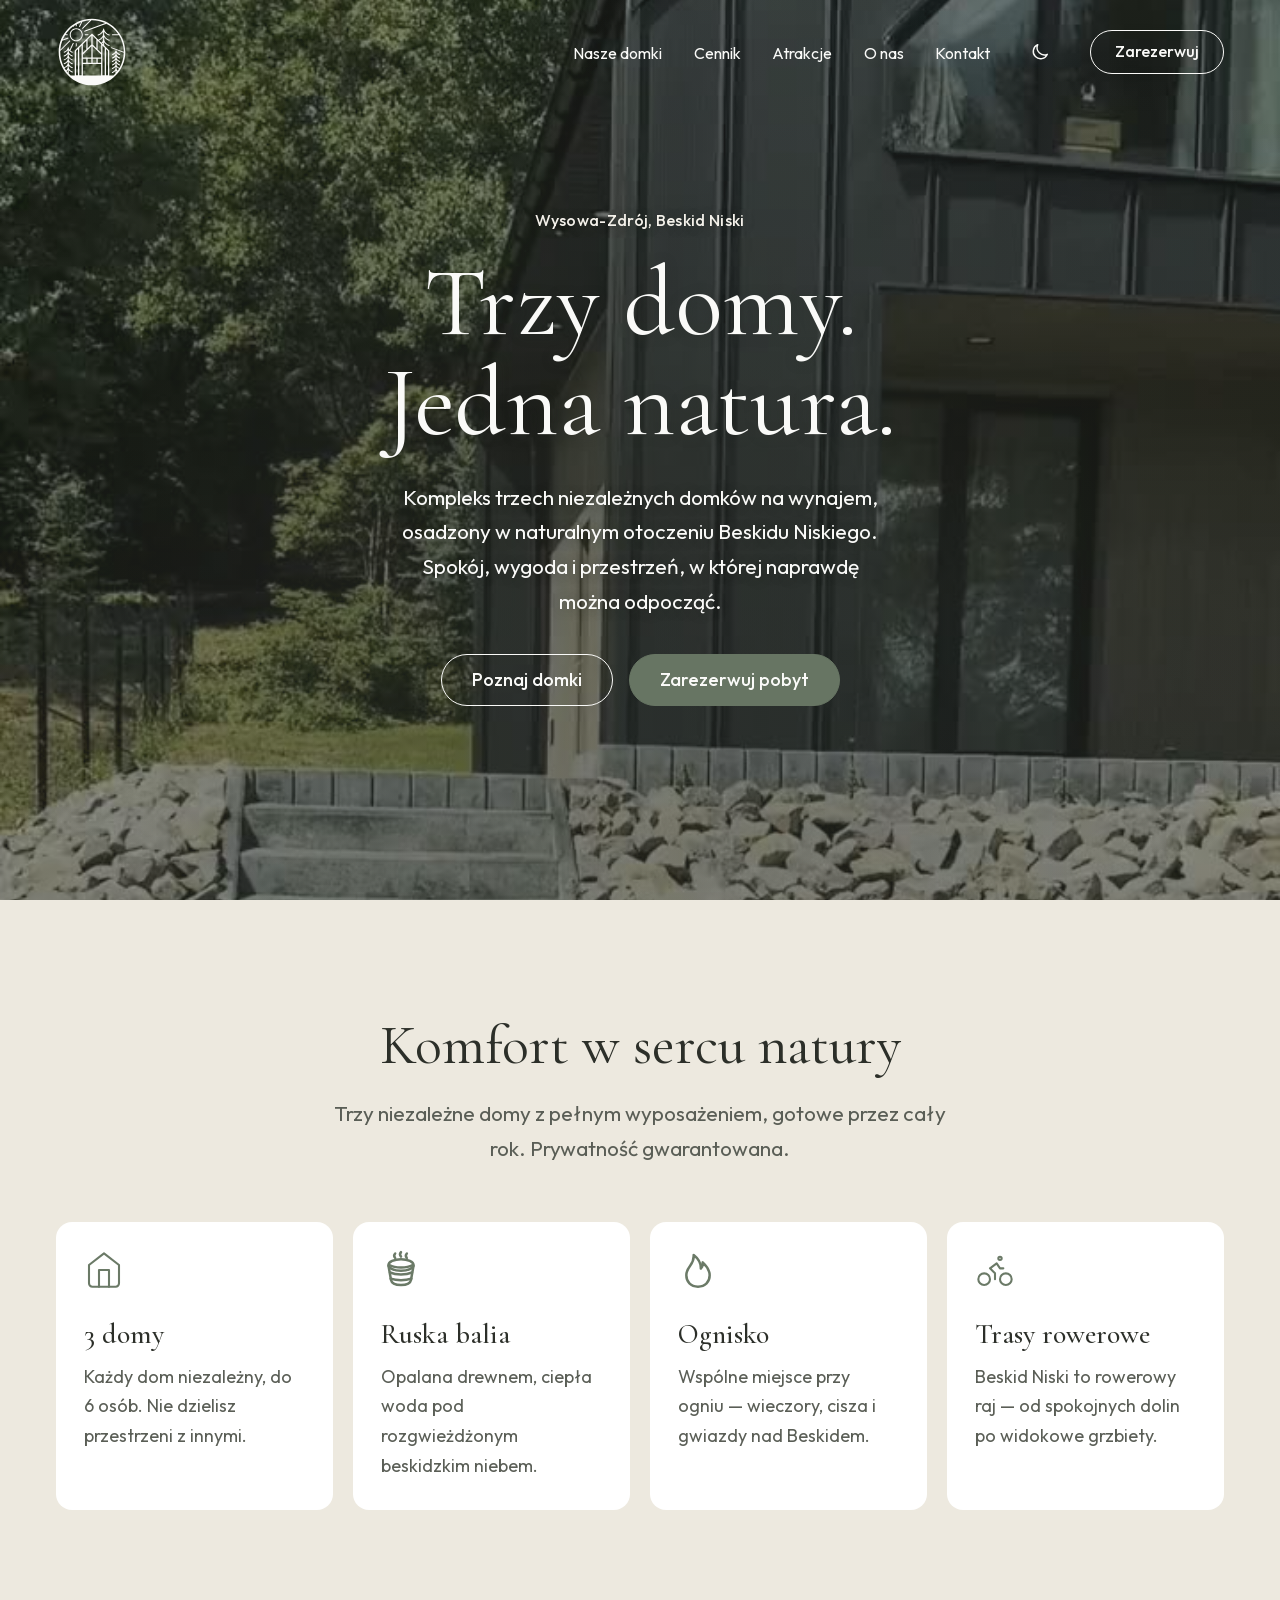
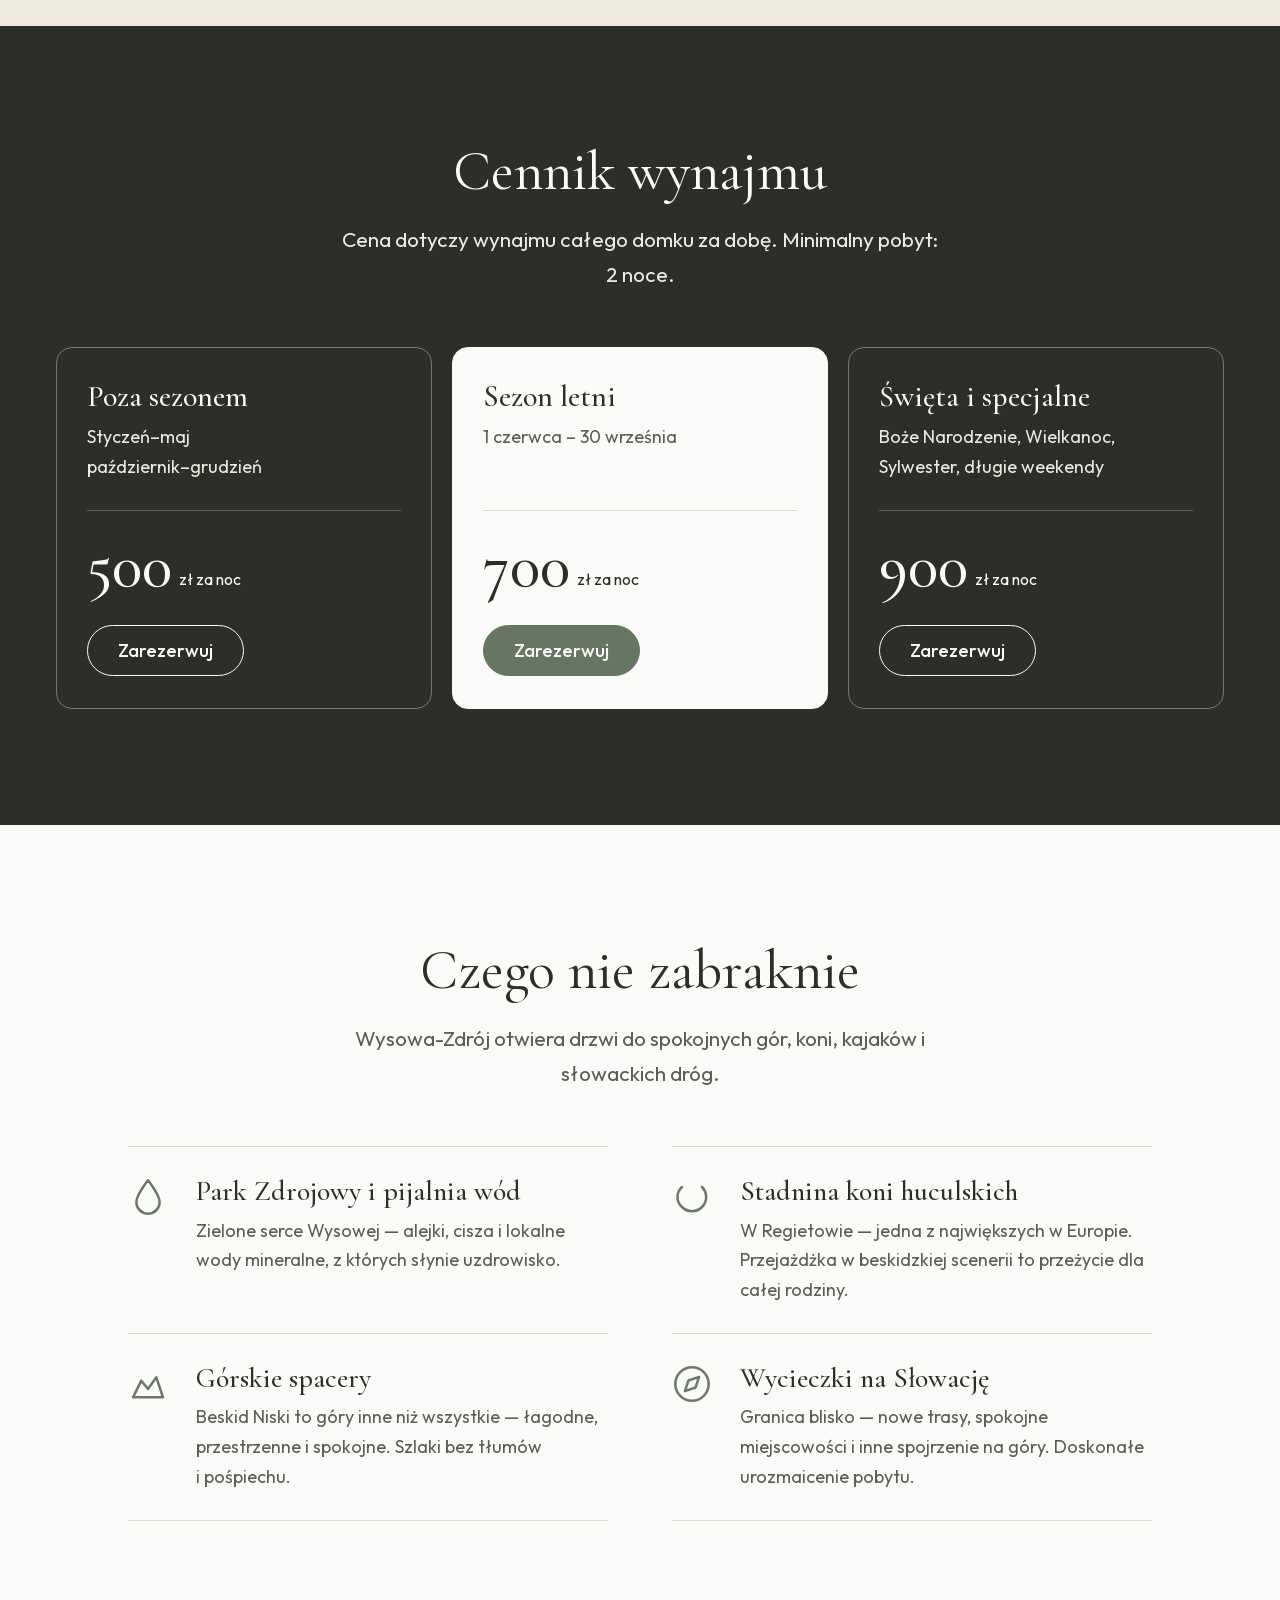
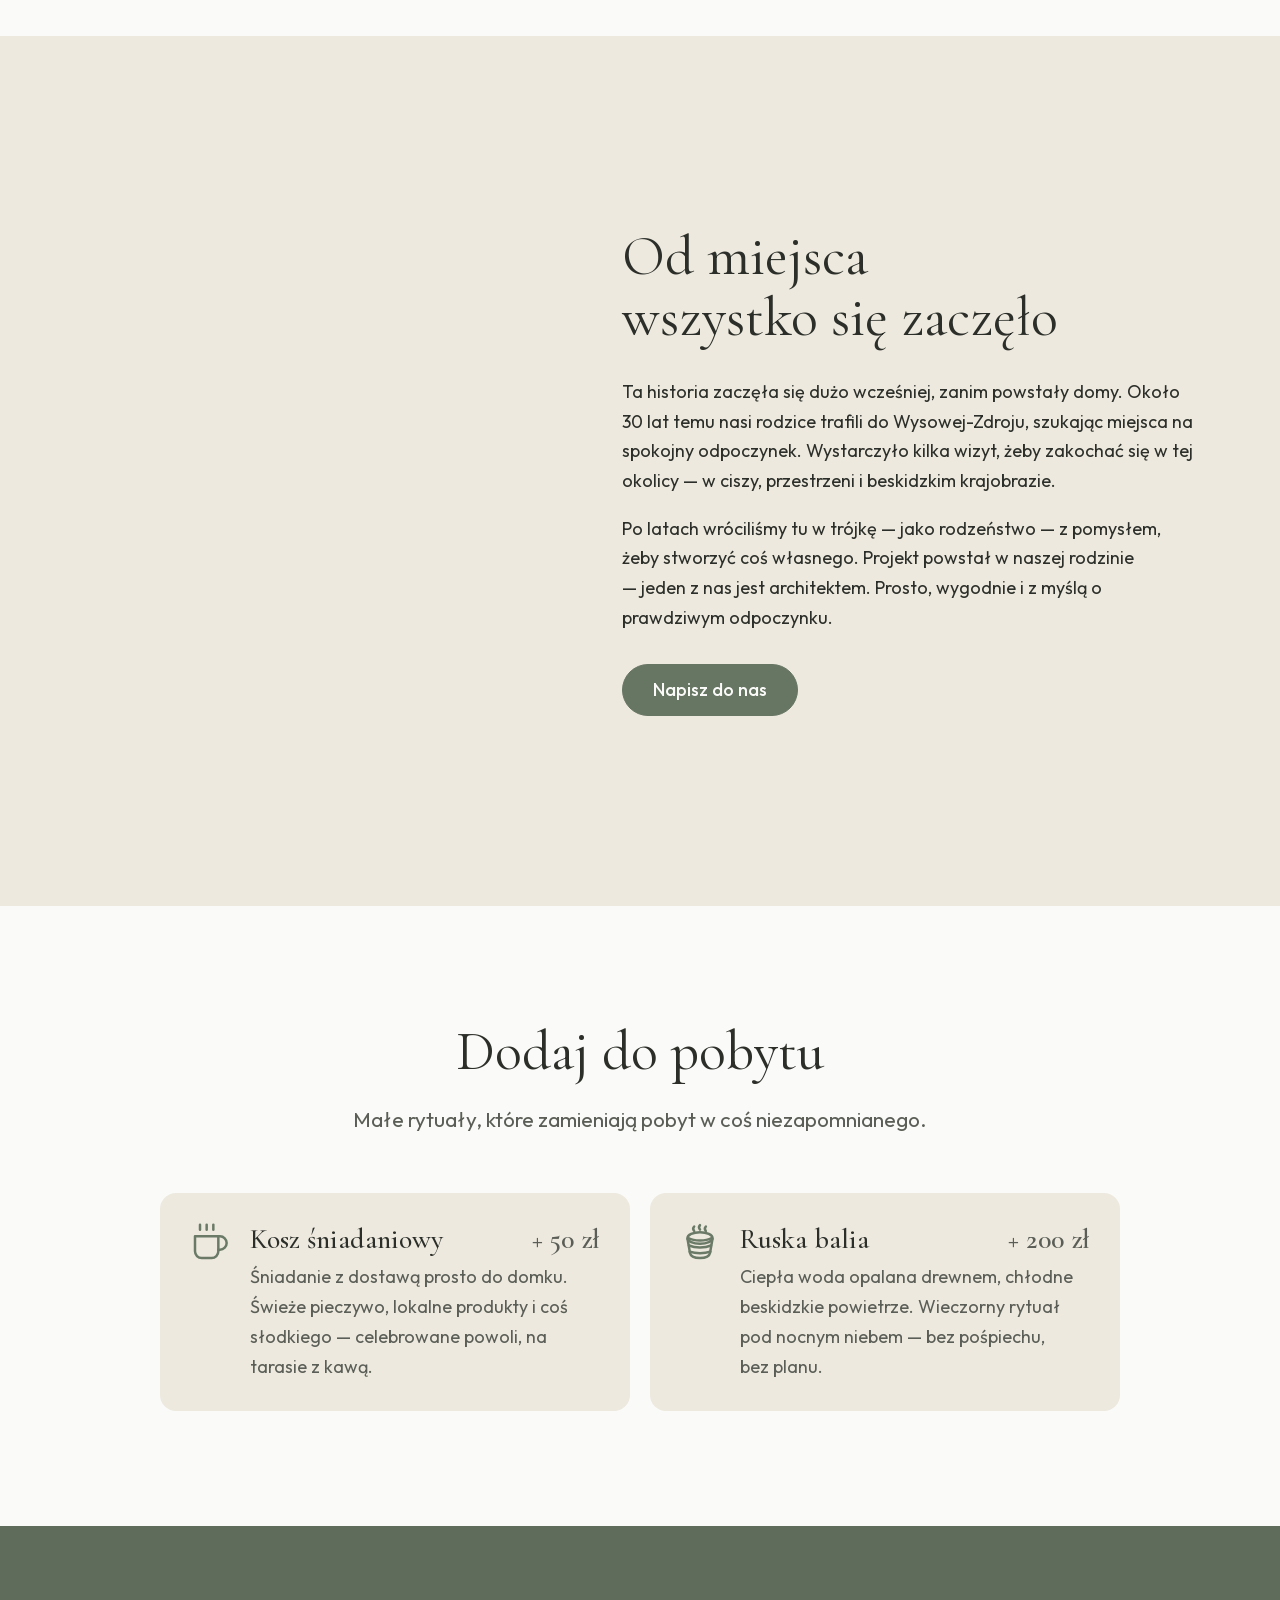
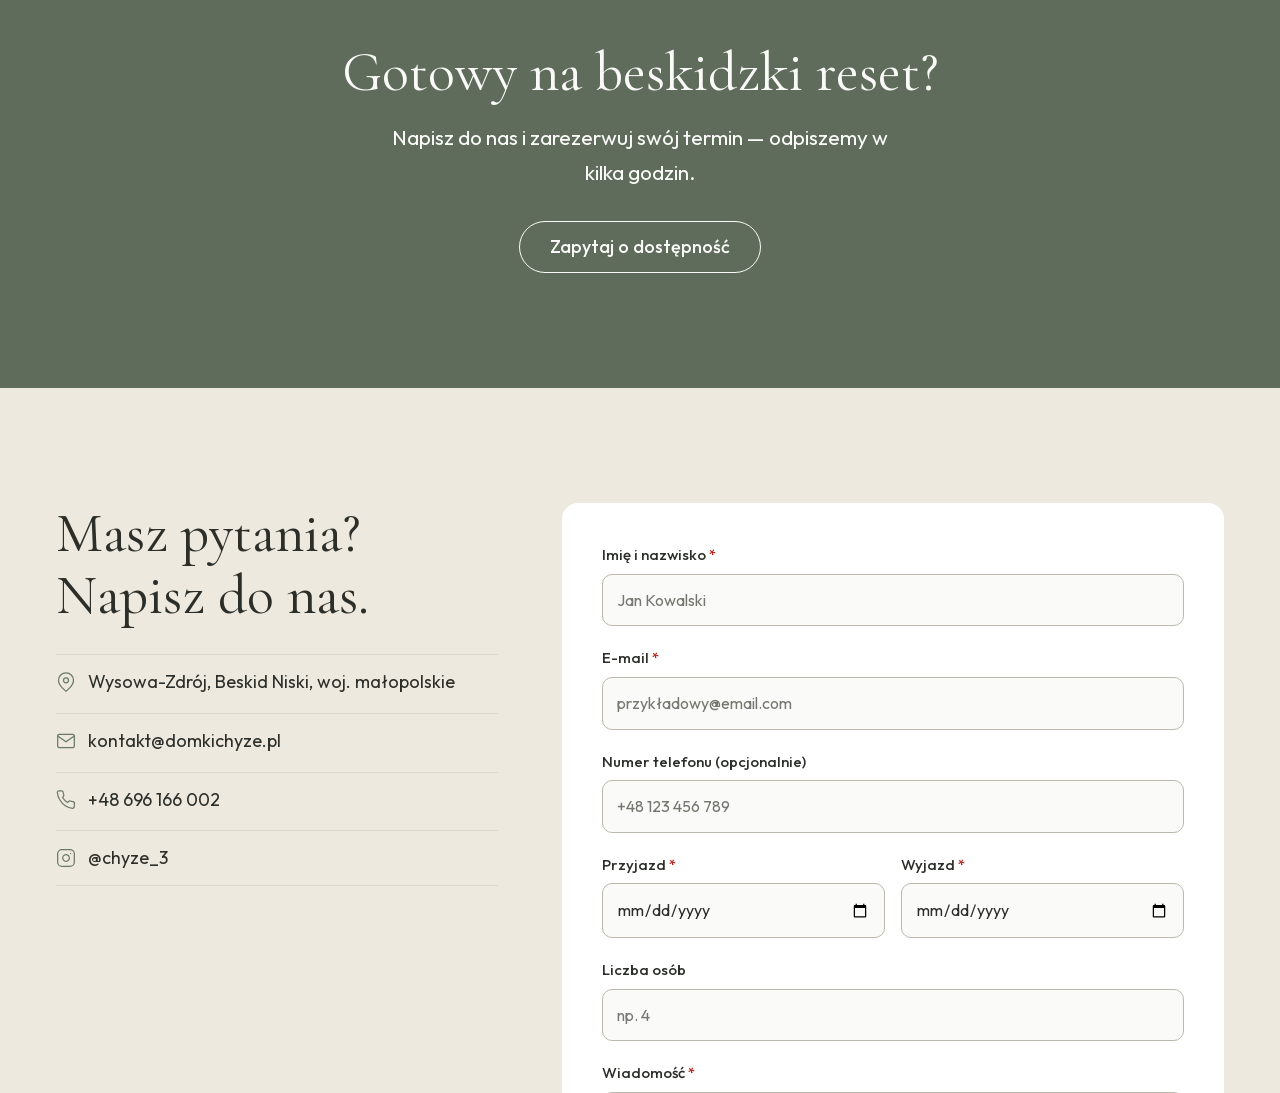
<file: src/nasze-domki/index.html>
<!DOCTYPE html>
<html lang="pl">
<head>
  <meta charset="utf-8">
  <meta name="viewport" content="width=device-width, initial-scale=1">
  <!-- Stary adres z WordPressa (/nasze-domki/). GitHub Pages nie robi 301, a natychmiastowe odświeżenie Google traktuje jak przekierowanie stałe. -->
  <meta http-equiv="refresh" content="0; url=../#nasze-domki">
  <title>Nasze domki | Domki Chyże 3</title>
  <meta name="description" content="Ta strona została przeniesiona. Nasze domki: Domki Chyże 3 w Wysowej-Zdroju.">
  <meta name="robots" content="noindex">
  <meta name="color-scheme" content="light dark">
  <link rel="icon" href="../favicon.svg" type="image/svg+xml">
  <link rel="stylesheet" href="../css/styles.css">
</head>
<body>
  <main id="main" class="page page-center">
    <h1>Nasze domki</h1>
    <p>Ta strona została przeniesiona. <a href="../#nasze-domki">Przejdź do sekcji „Nasze domki”</a>.</p>
  </main>
</body>
</html>
</file>
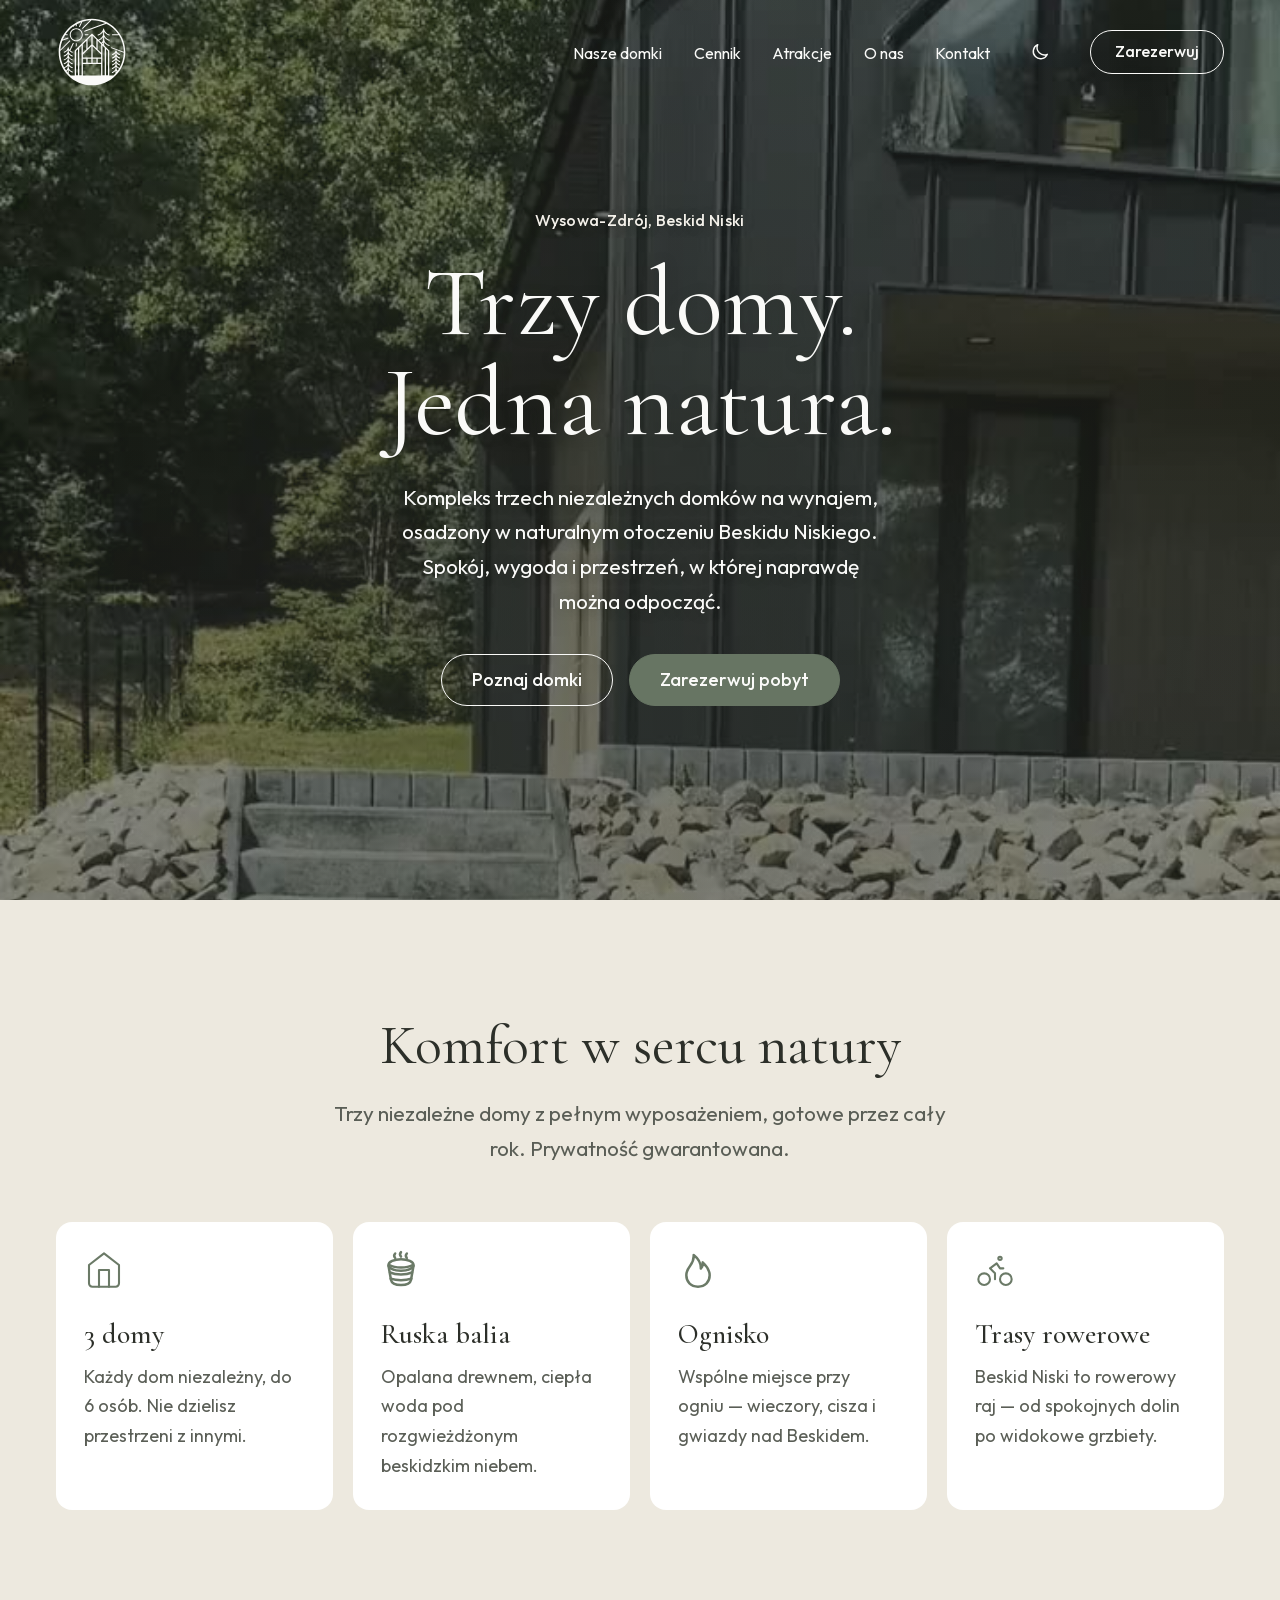
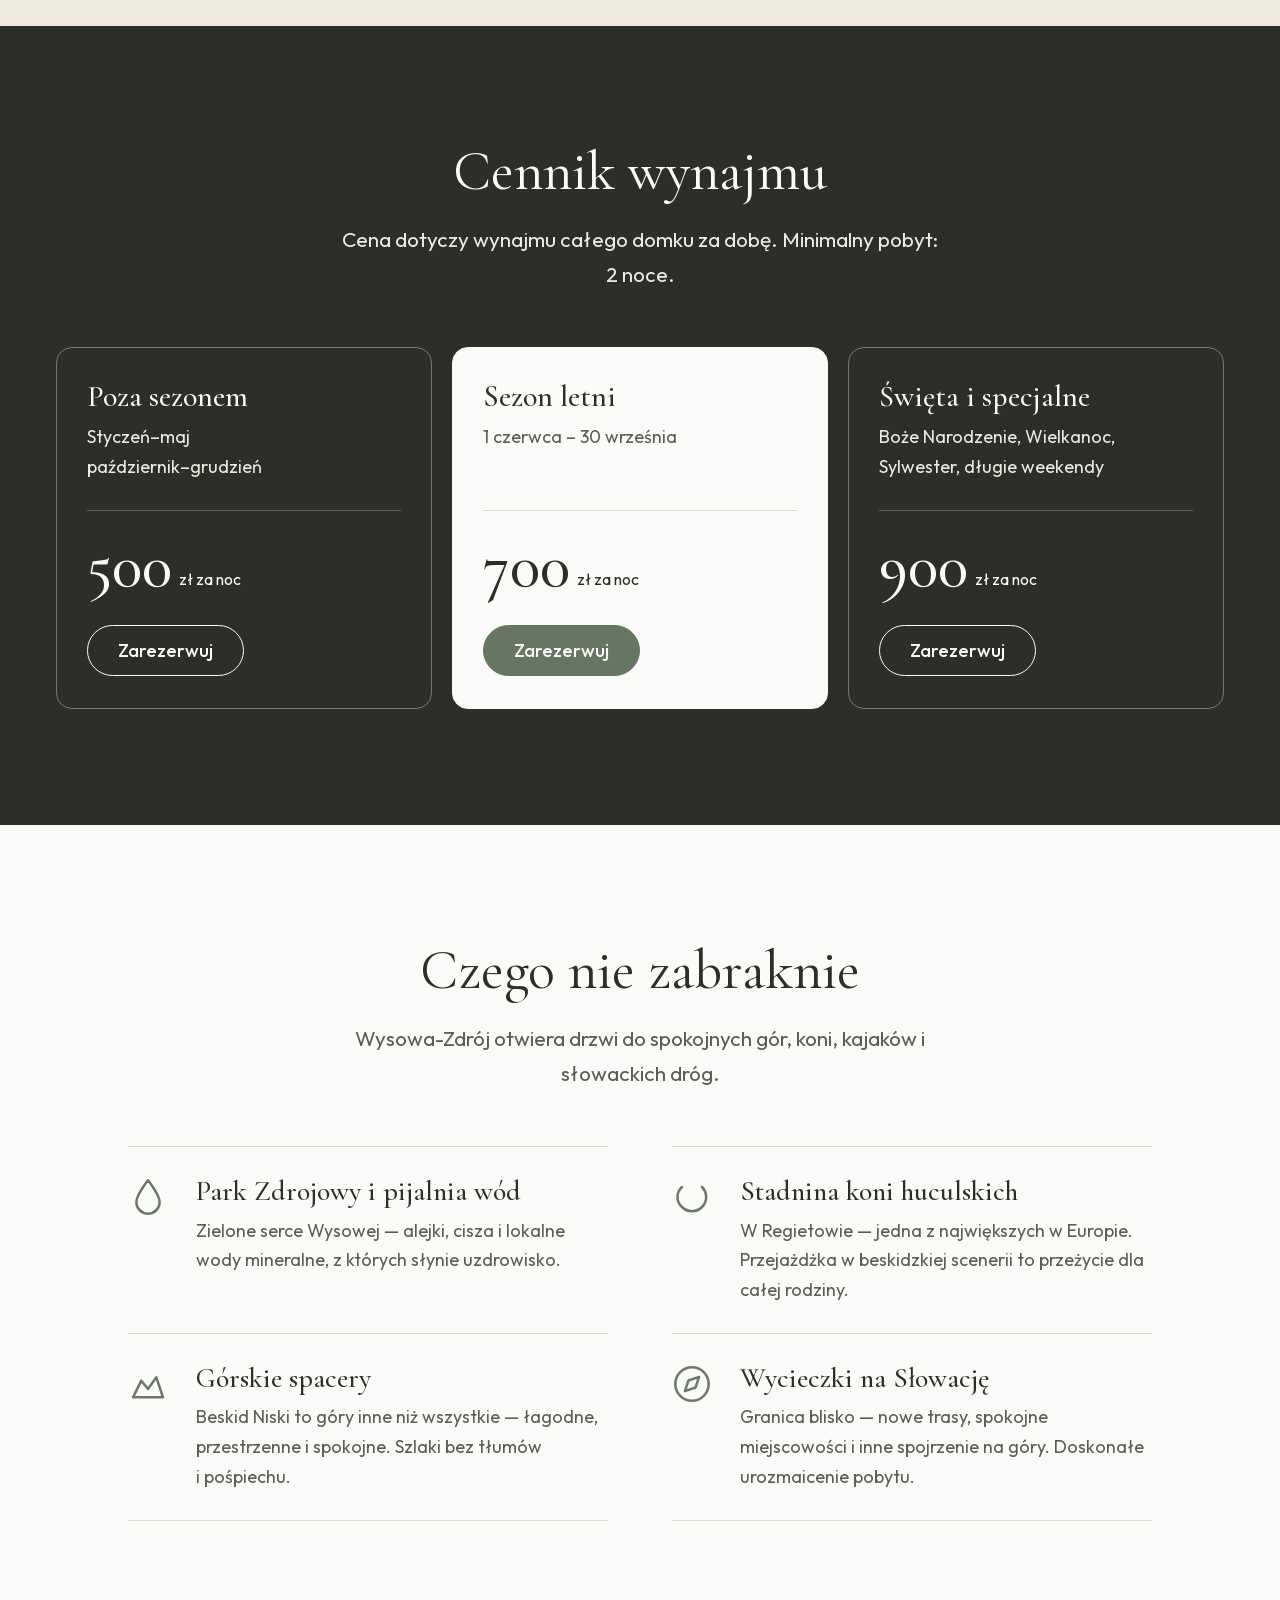
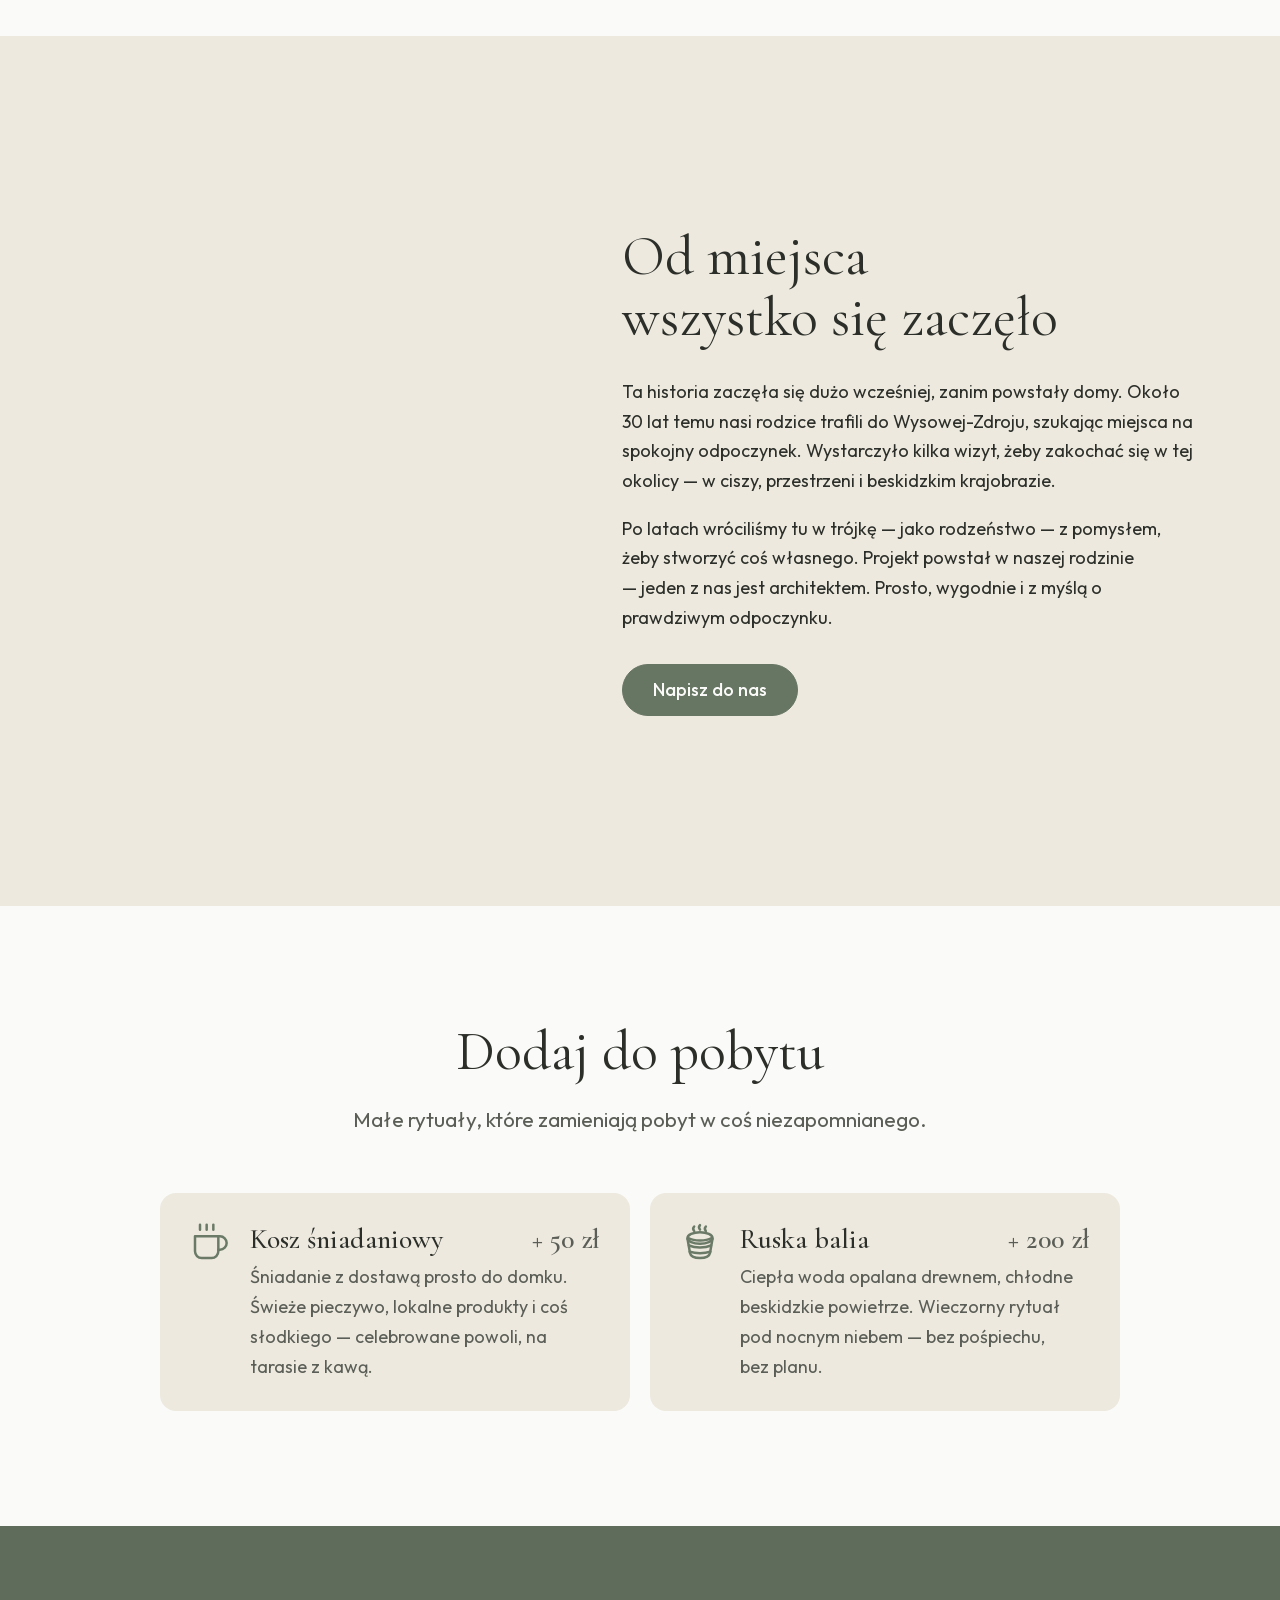
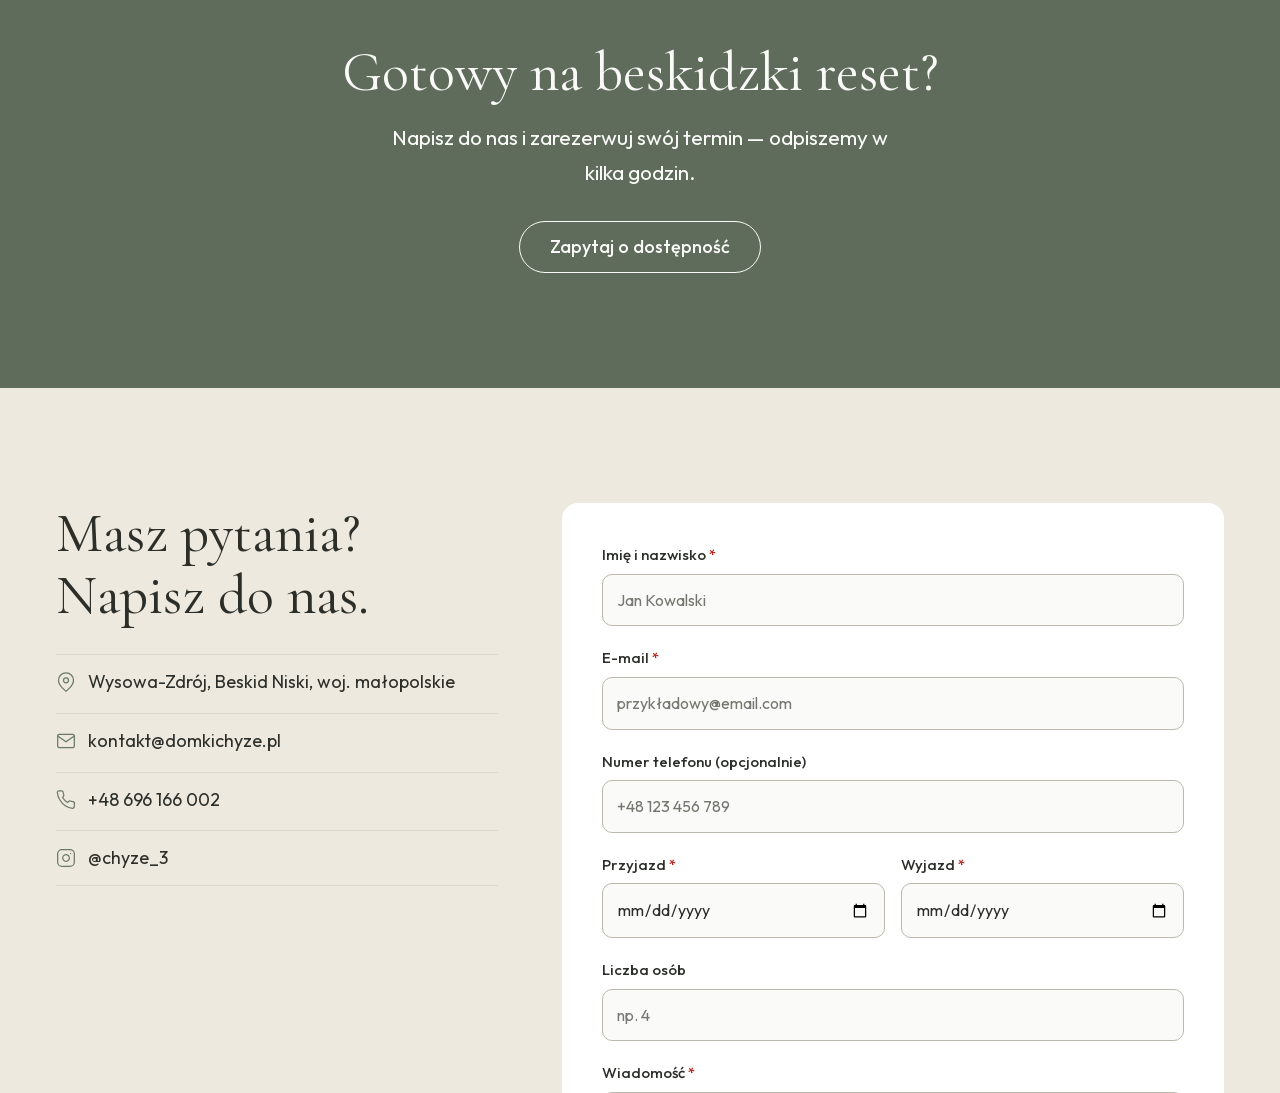
<file: src/o-nas/index.html>
<!DOCTYPE html>
<html lang="pl">
<head>
  <meta charset="utf-8">
  <meta name="viewport" content="width=device-width, initial-scale=1">
  <!-- Stary adres z WordPressa (/o-nas/). GitHub Pages nie robi 301, a natychmiastowe odświeżenie Google traktuje jak przekierowanie stałe. -->
  <meta http-equiv="refresh" content="0; url=../#o-nas">
  <title>O nas | Domki Chyże 3</title>
  <meta name="description" content="Ta strona została przeniesiona. O nas: Domki Chyże 3 w Wysowej-Zdroju.">
  <meta name="robots" content="noindex">
  <meta name="color-scheme" content="light dark">
  <link rel="icon" href="../favicon.svg" type="image/svg+xml">
  <link rel="stylesheet" href="../css/styles.css">
</head>
<body>
  <main id="main" class="page page-center">
    <h1>O nas</h1>
    <p>Ta strona została przeniesiona. <a href="../#o-nas">Przejdź do sekcji „O nas”</a>.</p>
  </main>
</body>
</html>
</file>
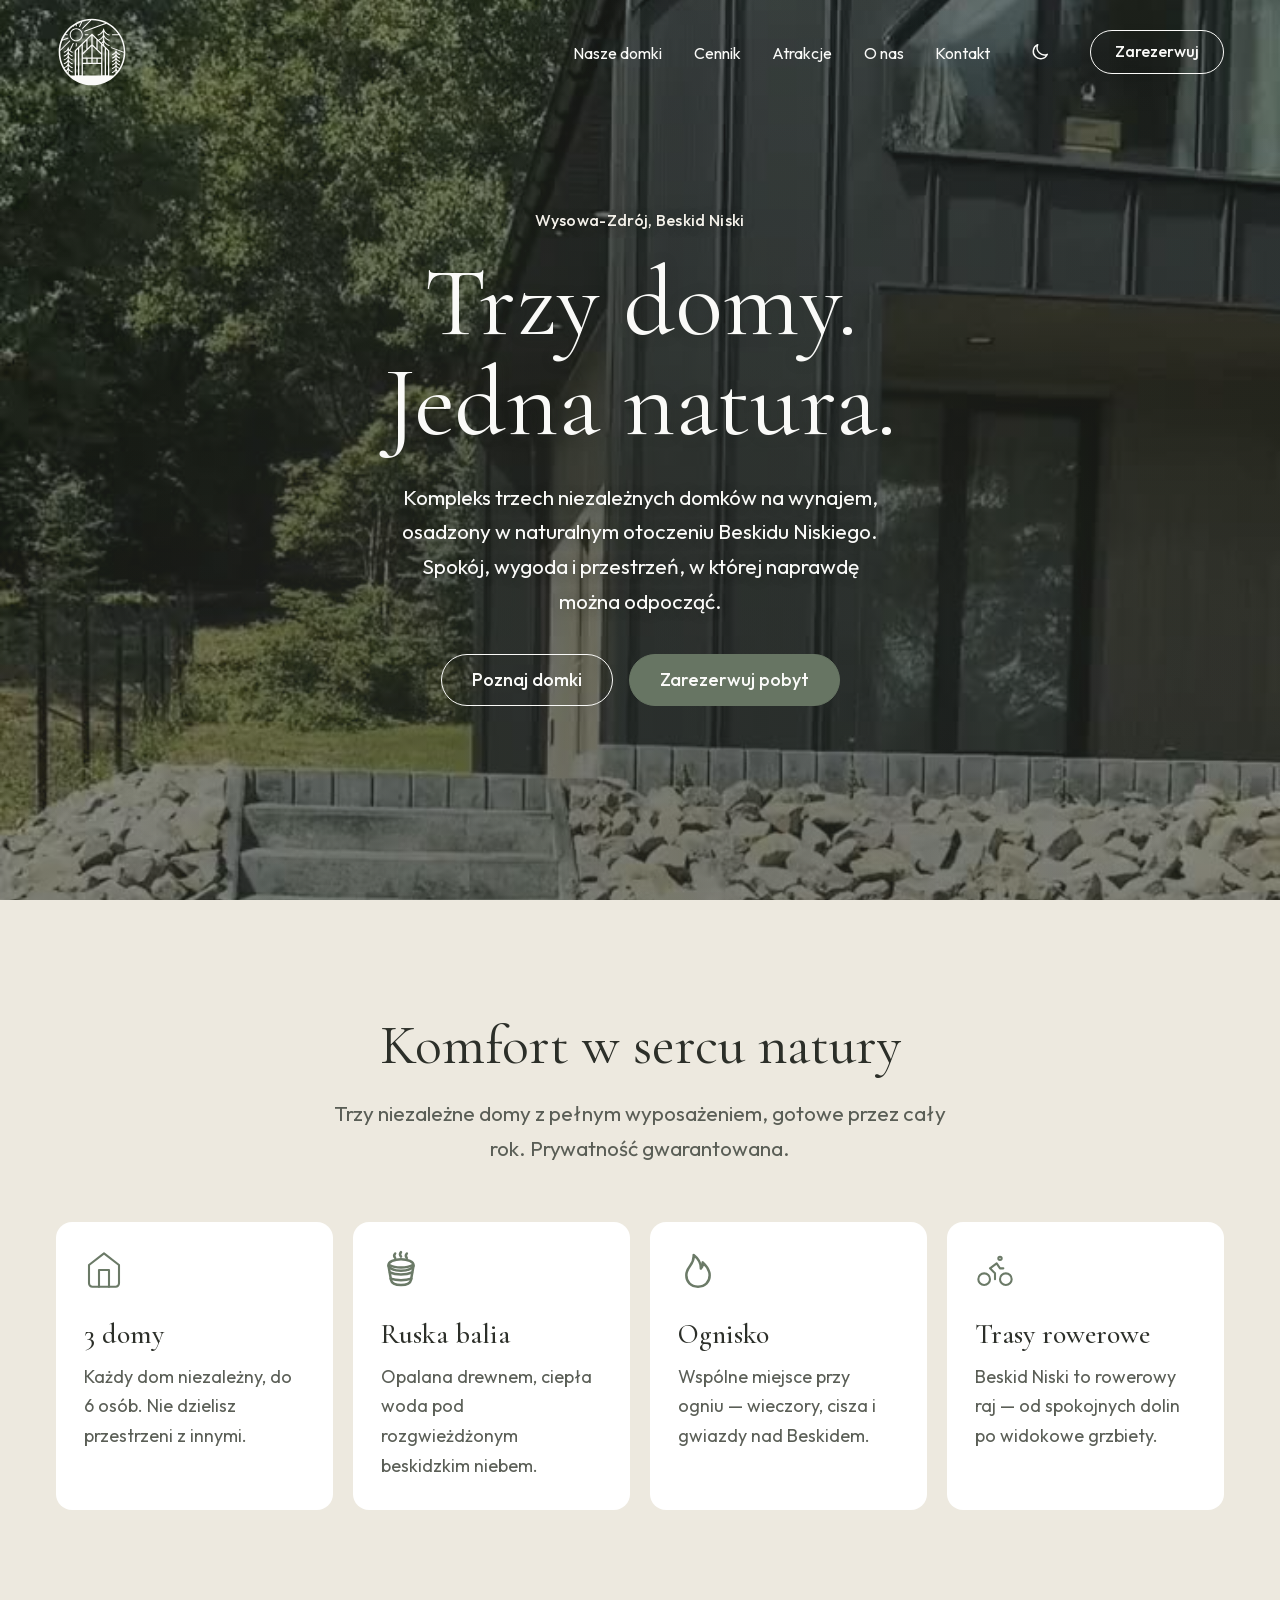
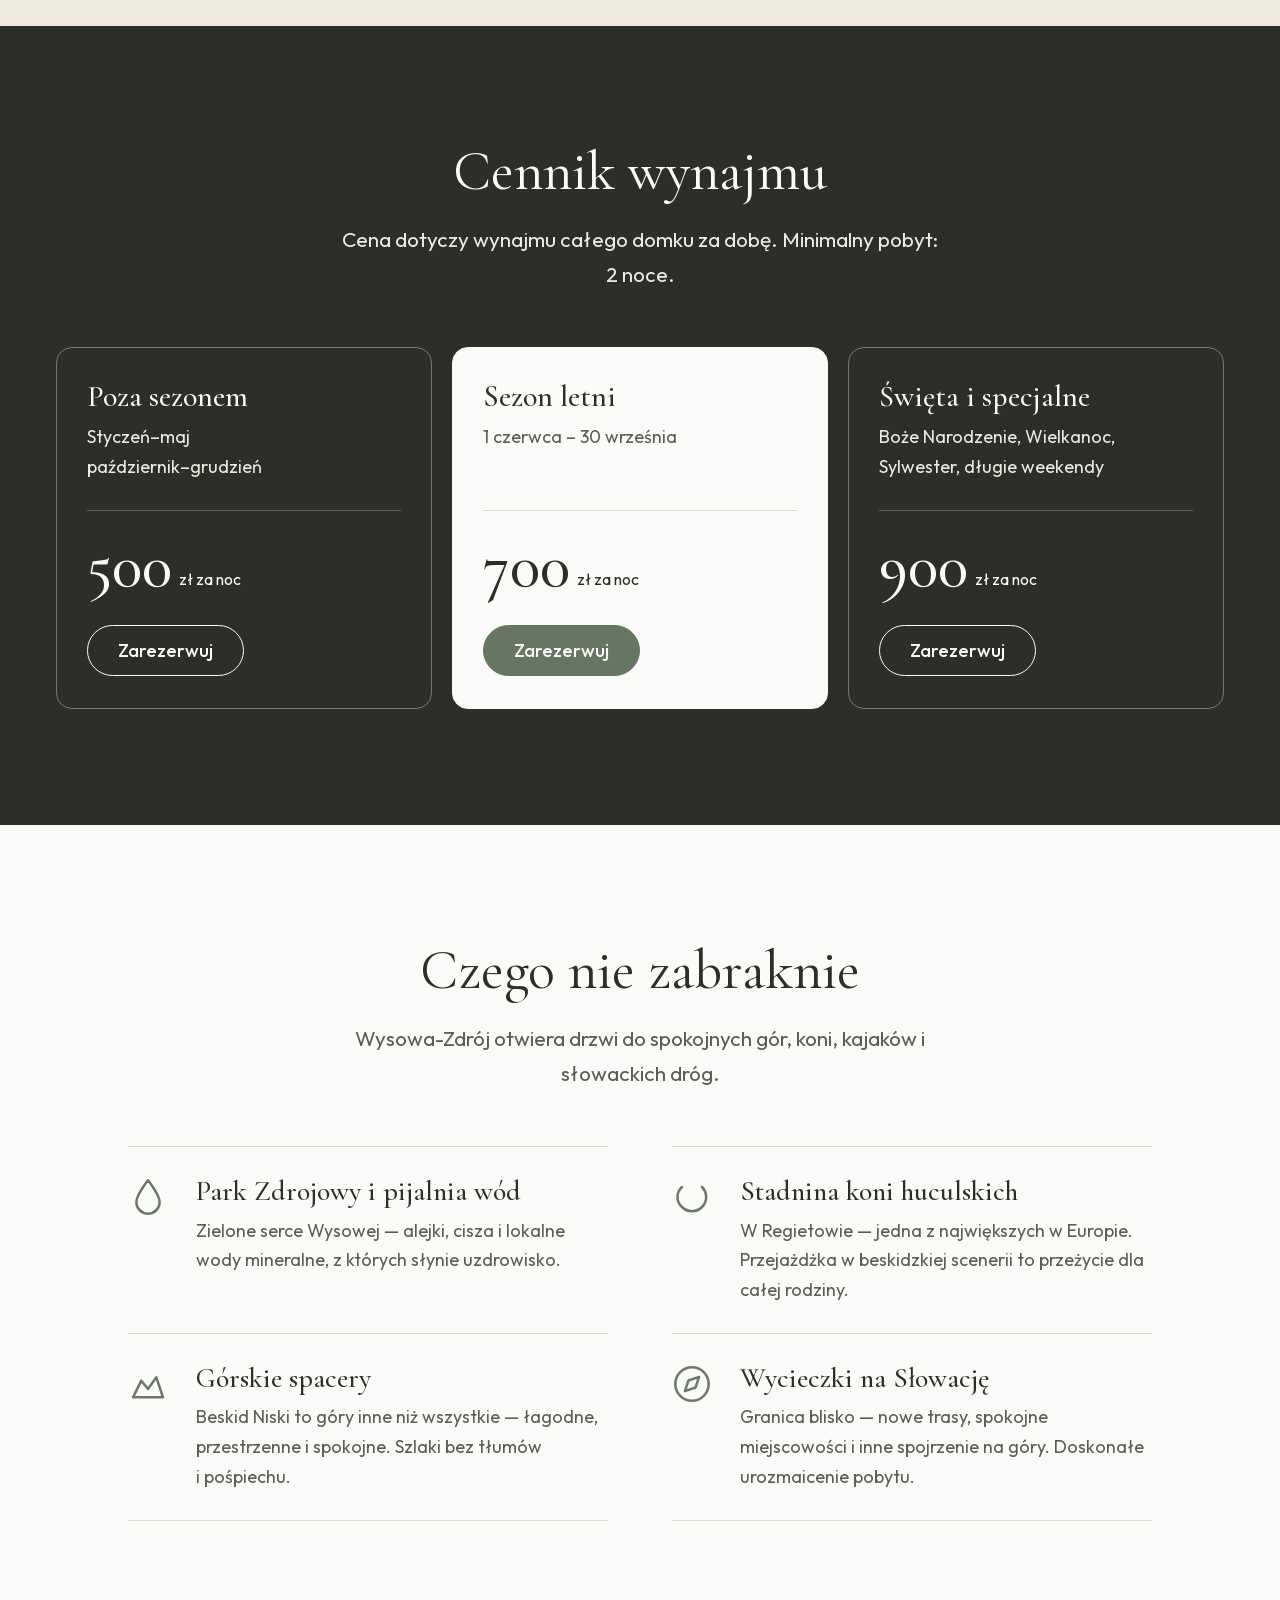
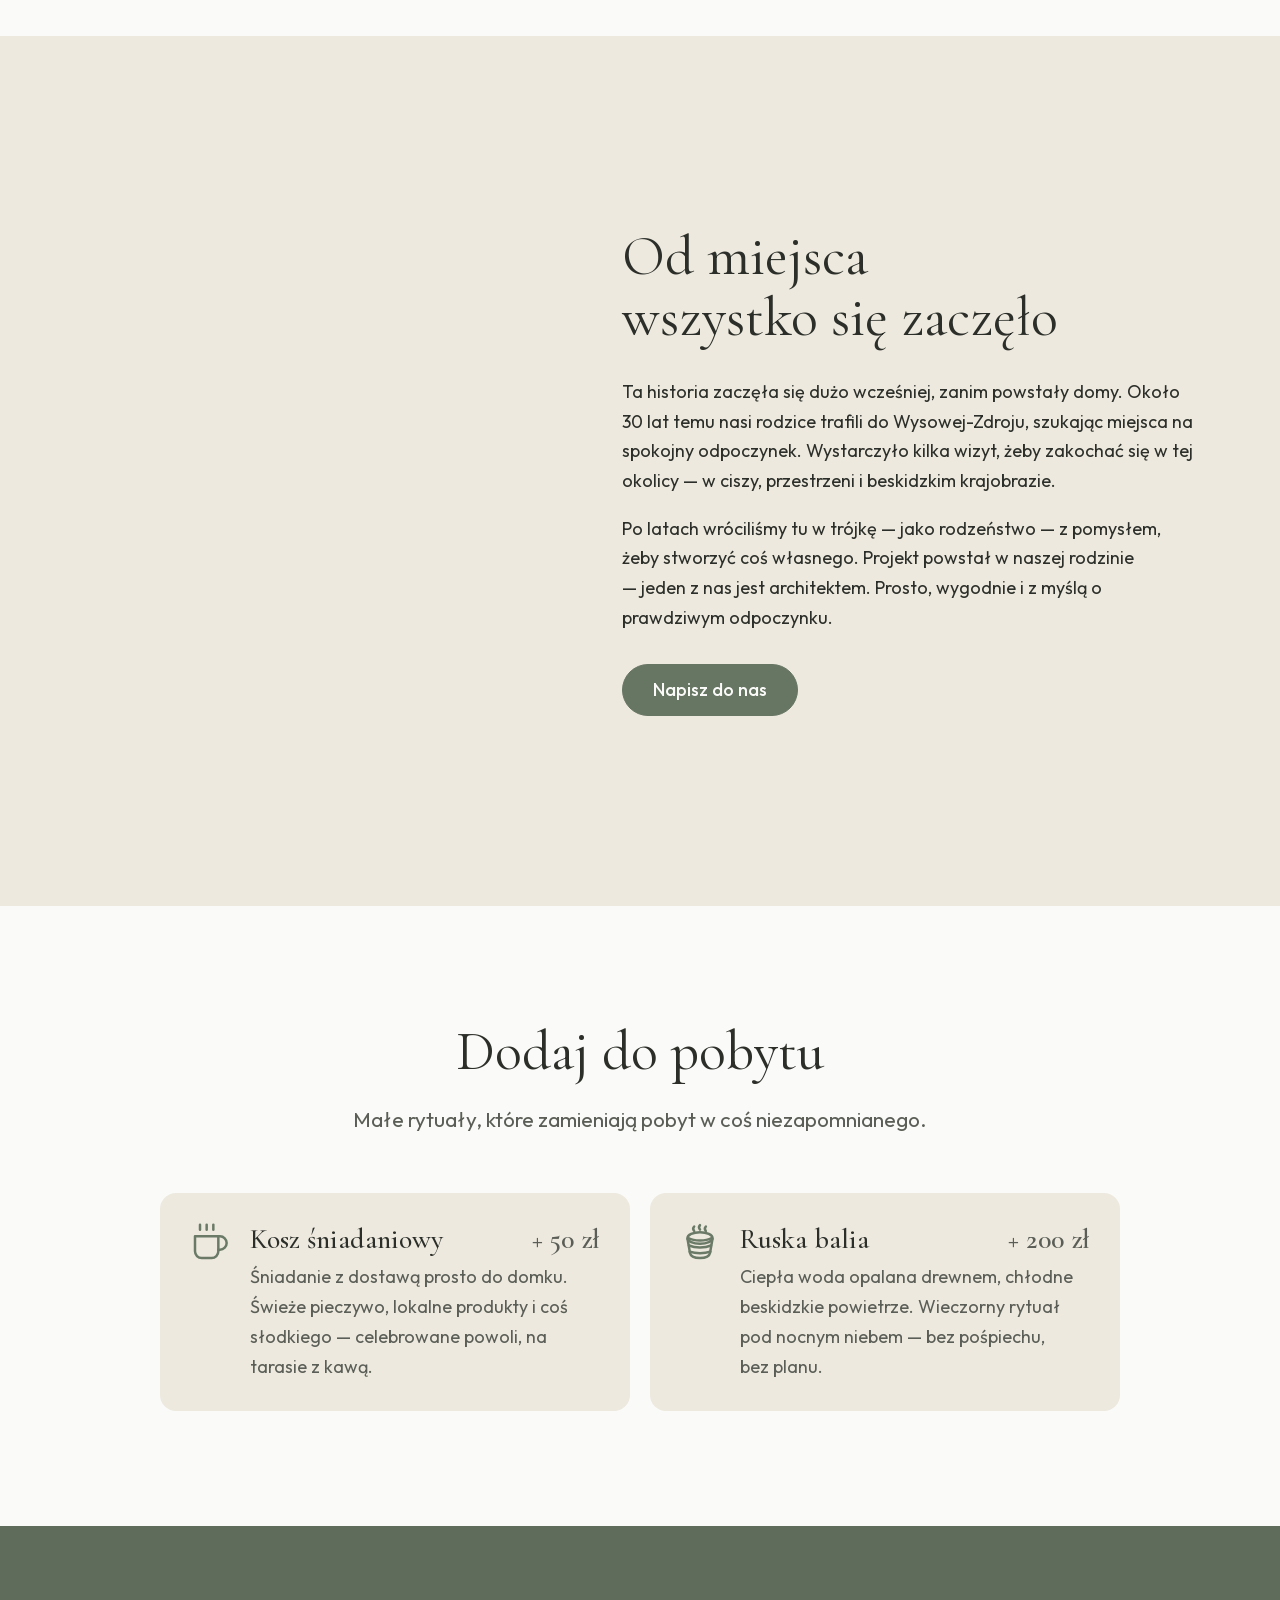
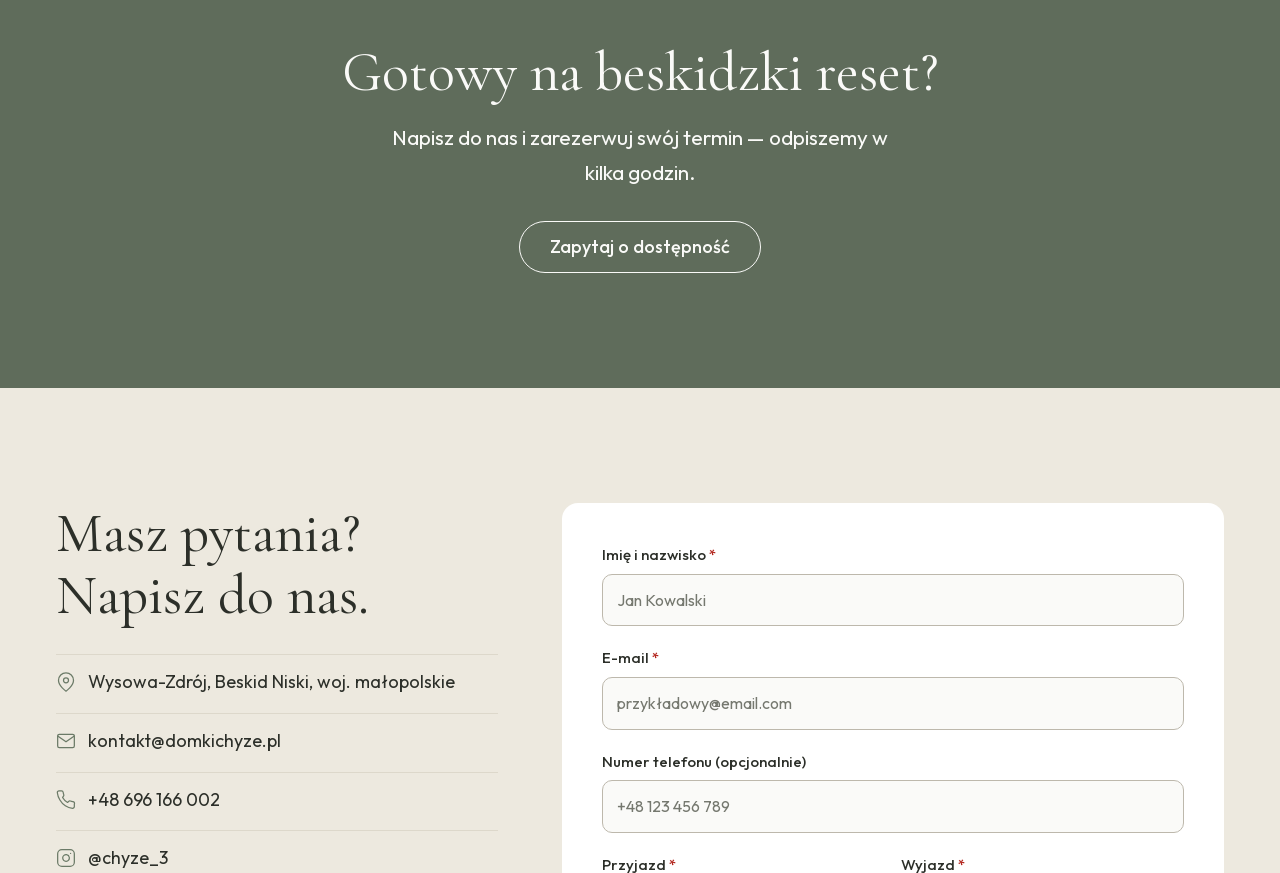
<file: src/rezerwacja/index.html>
<!DOCTYPE html>
<html lang="pl">
<head>
  <meta charset="utf-8">
  <meta name="viewport" content="width=device-width, initial-scale=1">
  <!-- Stary adres z WordPressa (/rezerwacja/). GitHub Pages nie robi 301, a natychmiastowe odświeżenie Google traktuje jak przekierowanie stałe. -->
  <meta http-equiv="refresh" content="0; url=../#rezerwacja">
  <title>Rezerwacja | Domki Chyże 3</title>
  <meta name="description" content="Ta strona została przeniesiona. Rezerwacja: Domki Chyże 3 w Wysowej-Zdroju.">
  <meta name="robots" content="noindex">
  <meta name="color-scheme" content="light dark">
  <link rel="icon" href="../favicon.svg" type="image/svg+xml">
  <link rel="stylesheet" href="../css/styles.css">
</head>
<body>
  <main id="main" class="page page-center">
    <h1>Rezerwacja</h1>
    <p>Ta strona została przeniesiona. <a href="../#rezerwacja">Przejdź do sekcji „Rezerwacja”</a>.</p>
  </main>
</body>
</html>
</file>
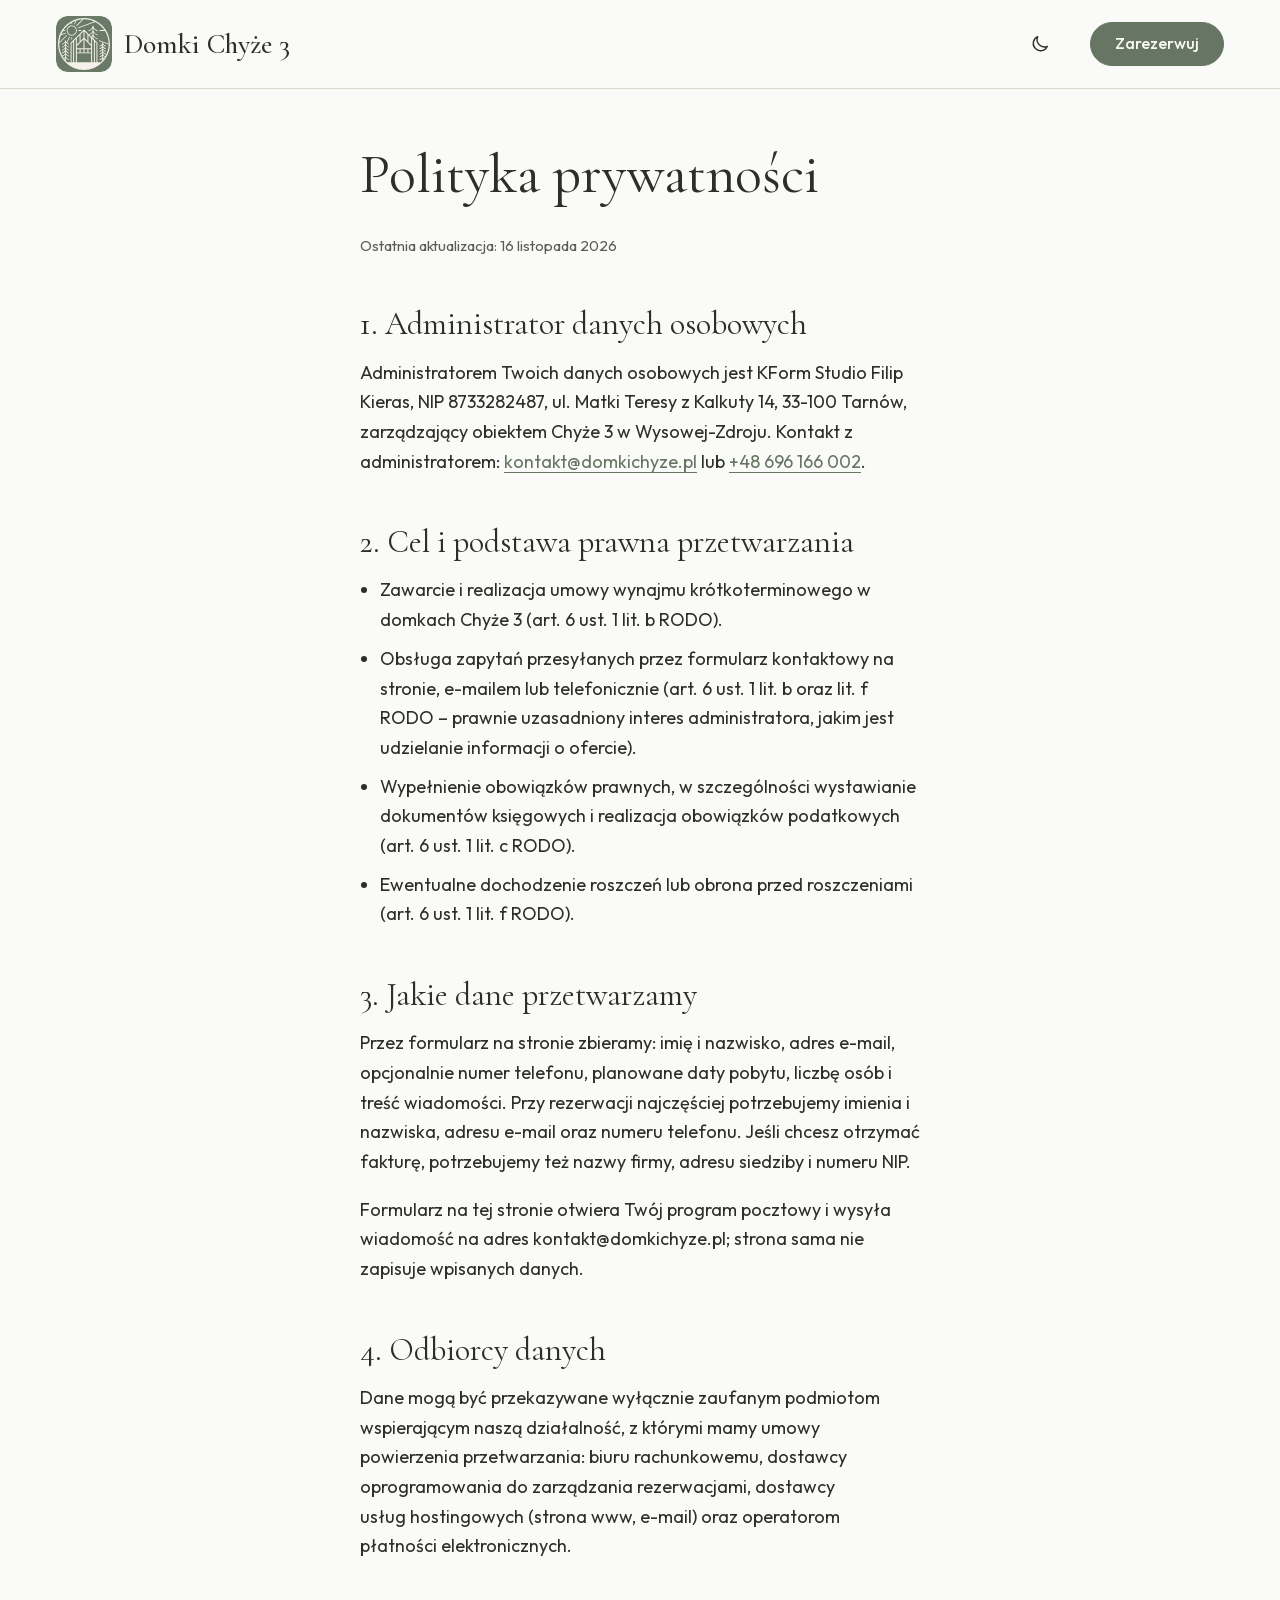
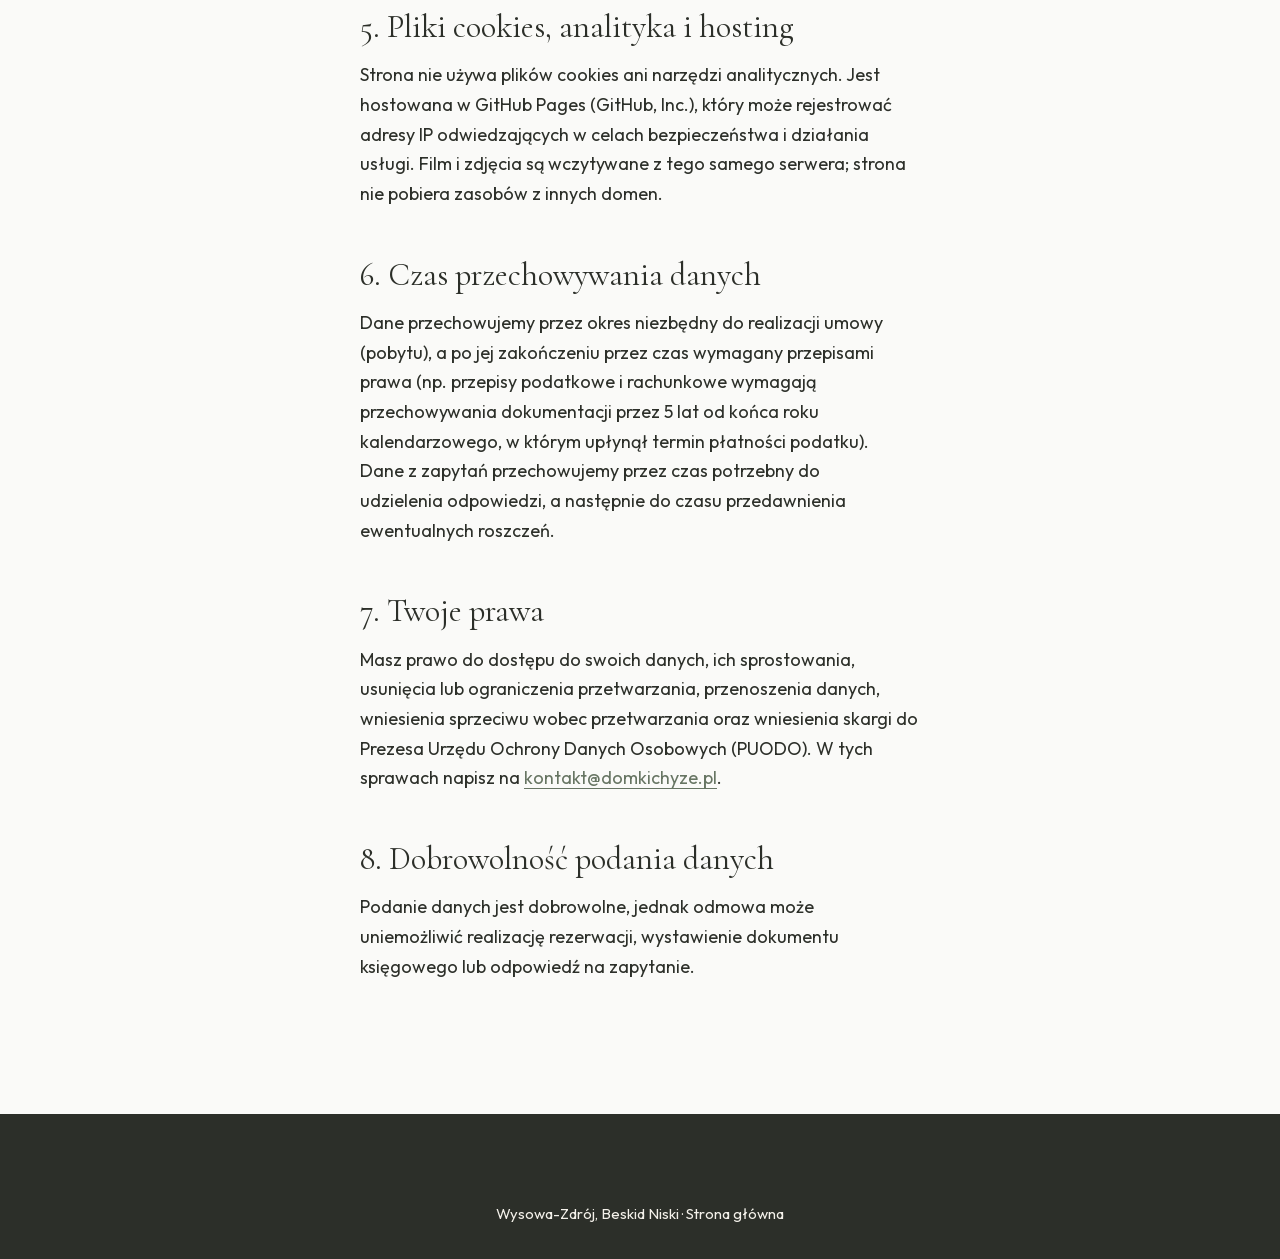
<file: src/privacy.html>
<!DOCTYPE html>
<html lang="pl">
<head>
  <meta charset="utf-8">
  <meta name="viewport" content="width=device-width, initial-scale=1">
  <title>Polityka prywatności | Domki Chyże 3</title>
  <meta name="description" content="Kto jest administratorem danych osobowych w Domkach Chyże 3, w jakich celach je przetwarzamy, jak długo przechowujemy i jakie masz prawa.">
  <link rel="canonical" href="https://www.domkichyze.pl/privacy.html">
  <meta name="color-scheme" content="light">
  <meta name="theme-color" content="#6B7A67">
  <link rel="icon" href="favicon.svg" type="image/svg+xml">
  <link rel="preload" href="fonts/cormorant-latin.woff2" as="font" type="font/woff2" crossorigin>
  <link rel="preload" href="fonts/outfit-latin.woff2" as="font" type="font/woff2" crossorigin>
  <link rel="stylesheet" href="css/styles.css">
  <script src="js/theme.js"></script>
  <!-- analytics: none -->
</head>
<body>
  <a class="skip-link" href="#main">Przejdź do treści</a>
  <header class="site-header is-solid" id="nav">
    <div class="nav-inner">
      <a class="brand" href="./"><img src="favicon.svg" width="56" height="56" alt=""><span class="brand-name">Domki Chyże 3</span></a>
      <button class="theme-toggle" type="button" aria-pressed="false" aria-label="Ciemny motyw" title="Przełącz motyw" hidden><svg class="icon-moon" viewBox="0 0 24 24" fill="none" stroke="currentColor" stroke-width="1.5" stroke-linecap="round" stroke-linejoin="round" aria-hidden="true" focusable="false"><path d="M20 14.5A8 8 0 0 1 9.5 4a8 8 0 1 0 10.5 10.5Z"/></svg><svg class="icon-sun" viewBox="0 0 24 24" fill="none" stroke="currentColor" stroke-width="1.5" stroke-linecap="round" aria-hidden="true" focusable="false"><circle cx="12" cy="12" r="4"/><path d="M12 2v2M12 20v2M4.9 4.9l1.4 1.4M17.7 17.7l1.4 1.4M2 12h2M20 12h2M4.9 19.1l1.4-1.4M17.7 6.3l1.4-1.4"/></svg></button>
      <a class="btn btn-outline nav-cta" href="./#rezerwacja">Zarezerwuj</a>
    </div>
  </header>
  <!-- Treść oparta na klauzuli RODO od właściciela (brief.docx). Właściciel powinien ją przejrzeć przed publikacją; to nie jest porada prawna. -->
  <main id="main" class="page">
    <article>
      <h1>Polityka prywatności</h1>
      <p class="post-meta">Ostatnia aktualizacja: <time datetime="2026-11-16">16 listopada 2026</time></p>

      <h2>1. Administrator danych osobowych</h2>
      <p>Administratorem Twoich danych osobowych jest KForm Studio Filip Kieras, NIP 8733282487, ul. Matki Teresy z Kalkuty 14, 33-100 Tarnów, zarządzający obiektem Chyże 3 w Wysowej-Zdroju. Kontakt z administratorem: <a href="mailto:kontakt@domkichyze.pl">kontakt@domkichyze.pl</a> lub <a href="tel:+48696166002">+48&nbsp;696&nbsp;166&nbsp;002</a>.</p>

      <h2>2. Cel i podstawa prawna przetwarzania</h2>
      <ul class="page-list">
        <li>Zawarcie i realizacja umowy wynajmu krótkoterminowego w domkach Chyże 3 (art. 6 ust. 1 lit. b RODO).</li>
        <li>Obsługa zapytań przesyłanych przez formularz kontaktowy na stronie, e-mailem lub telefonicznie (art. 6 ust. 1 lit. b oraz lit. f RODO – prawnie uzasadniony interes administratora, jakim jest udzielanie informacji o ofercie).</li>
        <li>Wypełnienie obowiązków prawnych, w szczególności wystawianie dokumentów księgowych i realizacja obowiązków podatkowych (art. 6 ust. 1 lit. c RODO).</li>
        <li>Ewentualne dochodzenie roszczeń lub obrona przed roszczeniami (art. 6 ust. 1 lit. f RODO).</li>
      </ul>

      <h2>3. Jakie dane przetwarzamy</h2>
      <p>Przez formularz na stronie zbieramy: imię i nazwisko, adres e-mail, opcjonalnie numer telefonu, planowane daty pobytu, liczbę osób i treść wiadomości. Przy rezerwacji najczęściej potrzebujemy imienia i nazwiska, adresu e-mail oraz numeru telefonu. Jeśli chcesz otrzymać fakturę, potrzebujemy też nazwy firmy, adresu siedziby i numeru NIP.</p>
      <p>Formularz na tej stronie otwiera Twój program pocztowy i wysyła wiadomość na adres kontakt@domkichyze.pl; strona sama nie zapisuje wpisanych danych.</p>

      <h2>4. Odbiorcy danych</h2>
      <p>Dane mogą być przekazywane wyłącznie zaufanym podmiotom wspierającym naszą działalność, z którymi mamy umowy powierzenia przetwarzania: biuru rachunkowemu, dostawcy oprogramowania do zarządzania rezerwacjami, dostawcy usług hostingowych (strona www, e-mail) oraz operatorom płatności elektronicznych.</p>

      <h2>5. Pliki cookies, analityka i hosting</h2>
      <p>Strona nie używa plików cookies ani narzędzi analitycznych. Jest hostowana w GitHub Pages (GitHub, Inc.), który może rejestrować adresy IP odwiedzających w celach bezpieczeństwa i działania usługi. Film i zdjęcia są wczytywane z tego samego serwera; strona nie pobiera zasobów z innych domen.</p>

      <h2>6. Czas przechowywania danych</h2>
      <p>Dane przechowujemy przez okres niezbędny do realizacji umowy (pobytu), a po jej zakończeniu przez czas wymagany przepisami prawa (np. przepisy podatkowe i rachunkowe wymagają przechowywania dokumentacji przez 5 lat od końca roku kalendarzowego, w którym upłynął termin płatności podatku). Dane z zapytań przechowujemy przez czas potrzebny do udzielenia odpowiedzi, a następnie do czasu przedawnienia ewentualnych roszczeń.</p>

      <h2>7. Twoje prawa</h2>
      <p>Masz prawo do dostępu do swoich danych, ich sprostowania, usunięcia lub ograniczenia przetwarzania, przenoszenia danych, wniesienia sprzeciwu wobec przetwarzania oraz wniesienia skargi do Prezesa Urzędu Ochrony Danych Osobowych (PUODO). W tych sprawach napisz na <a href="mailto:kontakt@domkichyze.pl">kontakt@domkichyze.pl</a>.</p>

      <h2>8. Dobrowolność podania danych</h2>
      <p>Podanie danych jest dobrowolne, jednak odmowa może uniemożliwić realizację rezerwacji, wystawienie dokumentu księgowego lub odpowiedź na zapytanie.</p>
    </article>
  </main>
  <footer class="site-footer">
    <p class="footer-bottom">Wysowa-Zdrój, Beskid Niski · <a href="./">Strona główna</a></p>
  </footer>
</body>
</html>
</file>
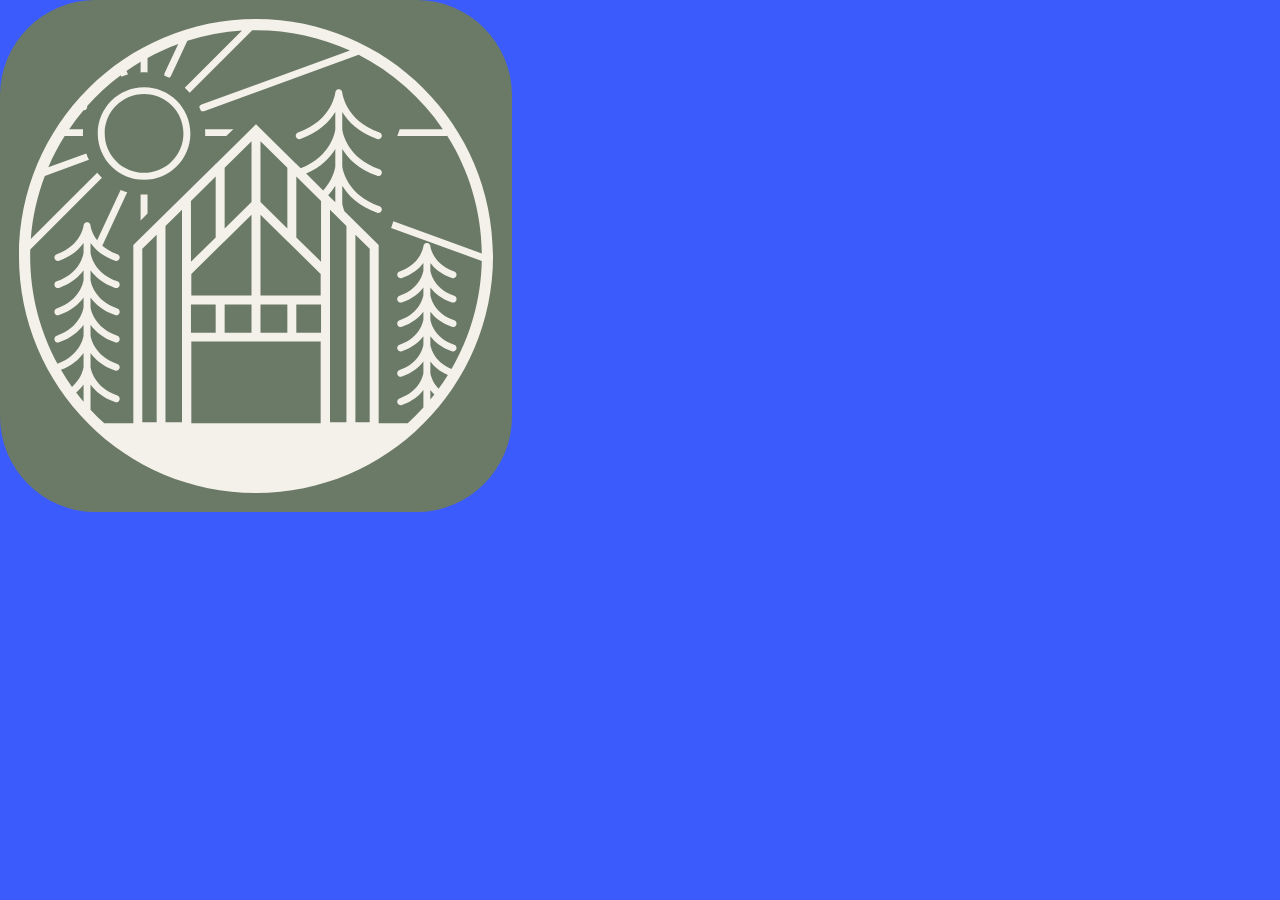
<file: tools/assets.html>
<!DOCTYPE html>
<!-- Render target for tools/make-assets.mjs. Not deployed.
     ?type=og&brand=..&headline=..&color=#hex   -> 1200x630 social image
     ?type=icon&size=N&color=#hex               -> square icon from src/favicon.svg -->
<html lang="en">
<head>
<meta charset="utf-8">
<style>
  html, body { margin:0; height:100%; overflow:hidden; font-family: system-ui, -apple-system, "Segoe UI", sans-serif; }
  .og { box-sizing:border-box; width:1200px; height:630px; padding:80px; display:flex; flex-direction:column; justify-content:space-between; color:#fff; }
  .og .brand { font-size:40px; font-weight:700; display:flex; align-items:center; gap:24px; }
  .og .brand img { width:72px; height:72px; border-radius:16px; box-shadow:0 0 0 3px rgba(255,255,255,.7); }
  .og h1 { font-size:68px; line-height:1.1; margin:0; max-width:1000px; }
  .icon { display:block; }
</style>
</head>
<body>
<script>
  const q = new URLSearchParams(location.search);
  const color = q.get('color') || '#3b5bfd';
  document.body.style.background = color;
  const svg = q.get('svg') || '../src/favicon.svg';
  if (q.get('type') === 'og') {
    const el = document.createElement('div');
    el.className = 'og';
    el.innerHTML = '<div class="brand"><img alt=""><span></span></div><h1></h1>';
    el.querySelector('img').src = svg;
    el.querySelector('span').textContent = q.get('brand') || '';
    el.querySelector('h1').textContent = q.get('headline') || '';
    document.body.append(el);
  } else {
    const size = Number(q.get('size')) || 512;
    document.body.innerHTML = '<img class="icon" alt="">';
    const img = document.querySelector('img');
    img.width = img.height = size;
    img.src = svg;
  }
</script>
</body>
</html>
</file>
<file: src/css/styles.css>
/* Domki Chyże 3 — kolory i kroje z domkichyze.pl (WordPress „chyze3”); układ przebudowany pod czytelność. */

@font-face { font-family:"Cormorant Garamond"; font-style:normal; font-weight:300 600; font-display:swap; src:url(../fonts/cormorant-latin-ext.woff2) format("woff2"); unicode-range:U+0100-02BA, U+02BD-02C5, U+02C7-02CC, U+02CE-02D7, U+02DD-02FF, U+0304, U+0308, U+0329, U+1D00-1DBF, U+1E00-1E9F, U+1EF2-1EFF, U+2020, U+20A0-20AB, U+20AD-20C4, U+2113, U+2C60-2C7F, U+A720-A7FF; }
@font-face { font-family:"Cormorant Garamond"; font-style:normal; font-weight:300 600; font-display:swap; src:url(../fonts/cormorant-latin.woff2) format("woff2"); unicode-range:U+0000-00FF, U+0131, U+0152-0153, U+02BB-02BC, U+02C6, U+02DA, U+02DC, U+0304, U+0308, U+0329, U+2000-206F, U+20AC, U+2122, U+2191, U+2193, U+2212, U+2215, U+FEFF, U+FFFD; }
@font-face { font-family:"Outfit"; font-style:normal; font-weight:300 600; font-display:swap; src:url(../fonts/outfit-latin-ext.woff2) format("woff2"); unicode-range:U+0100-02BA, U+02BD-02C5, U+02C7-02CC, U+02CE-02D7, U+02DD-02FF, U+0304, U+0308, U+0329, U+1D00-1DBF, U+1E00-1E9F, U+1EF2-1EFF, U+2020, U+20A0-20AB, U+20AD-20C4, U+2113, U+2C60-2C7F, U+A720-A7FF; }
@font-face { font-family:"Outfit"; font-style:normal; font-weight:300 600; font-display:swap; src:url(../fonts/outfit-latin.woff2) format("woff2"); unicode-range:U+0000-00FF, U+0131, U+0152-0153, U+02BB-02BC, U+02C6, U+02DA, U+02DC, U+0304, U+0308, U+0329, U+2000-206F, U+20AC, U+2122, U+2191, U+2193, U+2212, U+2215, U+FEFF, U+FFFD; }


:root {
  /* Paleta z theme.json oryginału */
  --white: #FAFAF8;
  --beige-100: #FAFAF7;
  --beige: #F4F1EA;
  --beige-200: #EDE9DF;
  --line: #DDD8CB;
  --dark: #2C2F29;
  --dark-500: #5A5E56;
  --sage: #8A9A86;
  --sage-dark: #6B7A67;
  --terracotta: #C48B61;
  --terracotta-light: #D4A07E;
  /* Odcienie przyciemnione tylko tam, gdzie tekst musi mieć kontrast WCAG AA */
  --sage-btn: #677563;        /* biały tekst 4.9:1 */
  --sage-band: #5F6C5B;       /* tło pasa CTA, biały tekst 5.6:1 */
  --terracotta-text: #8A5F3F; /* tekst terakota na jasnym tle, 4.6:1 */

  --font-body: "Outfit", "Lato", system-ui, -apple-system, sans-serif;
  --font-heading: "Cormorant Garamond", "Playfair Display", Georgia, serif;

  /* Skala typograficzna: tekst 17→18px, nagłówki w proporcji ~1.25 */
  --fs-small: .9375rem;
  --fs-body: clamp(1.0625rem, 1rem + .2vw, 1.125rem);
  --fs-lead: clamp(1.125rem, 1.05rem + .35vw, 1.3125rem);
  --fs-h3: clamp(1.5rem, 1.38rem + .5vw, 1.75rem);
  --fs-h2: clamp(2.375rem, 1.9rem + 2vw, 3.5rem);
  --fs-price: clamp(3rem, 2.6rem + 1.6vw, 4rem);

  --gutter: clamp(20px, 5vw, 56px);
  --section: clamp(64px, 9vw, 120px);

  --radius: 16px;
  --measure: 36rem;   /* ~65 znaków */
  --wide: 1240px;
  --nav-h: 104px;

  /* Kolory zależne od motywu (jasny domyślnie, ciemny niżej) */
  --bg: var(--white);
  --text: var(--dark);
  --muted: var(--dark-500);
  --surface: #fff;
  --surface-alt: var(--beige-200);
  --rule: var(--line);
  --header-bg: rgba(250, 250, 248, .97);
  --band-dark: var(--dark);
  --icon: var(--sage-dark);
  --accent-text: var(--terracotta-text);
  --link: var(--sage-btn);
  --input-border: #BDB8AC;
  --placeholder: #75786F;
  --danger: #B3261E;
  color-scheme: light;
}

/* Ciemny motyw: z ustawień systemu (o ile ktoś nie wybrał jasnego) albo z przełącznika */
@media (prefers-color-scheme: dark) {
  :root:not([data-theme="light"]) {
    --bg: #1B1D19;
    --text: #ECE8DE;
    --muted: #B8B4A9;
    --surface: #252822;
    --surface-alt: #2A2D27;
    --rule: #3B3F37;
    --header-bg: rgba(27, 29, 25, .95);
    --band-dark: #121411;
    --icon: #A5B5A1;
    --accent-text: #D9A985;
    --link: #A9BAA5;
    --input-border: #5A5E55;
    --placeholder: #92958B;
    --danger: #F2B8B5;
    color-scheme: dark;
  }
}
:root[data-theme="dark"] {
  --bg: #1B1D19;
  --text: #ECE8DE;
  --muted: #B8B4A9;
  --surface: #252822;
  --surface-alt: #2A2D27;
  --rule: #3B3F37;
  --header-bg: rgba(27, 29, 25, .95);
  --band-dark: #121411;
  --icon: #A5B5A1;
  --accent-text: #D9A985;
  --link: #A9BAA5;
  --input-border: #5A5E55;
  --placeholder: #92958B;
  --danger: #F2B8B5;
  color-scheme: dark;
}

*, *::before, *::after { box-sizing: border-box; }
html { scroll-behavior: smooth; scroll-padding-top: 88px; -webkit-text-size-adjust: 100%; }
@media (prefers-reduced-motion: reduce) {
  html { scroll-behavior: auto; }
  *, *::before, *::after { transition: none !important; animation: none !important; }
}
body {
  margin: 0;
  font-family: var(--font-body);
  font-size: var(--fs-body);
  font-weight: 400;
  line-height: 1.65;
  color: var(--text);
  background: var(--bg);
  -webkit-font-smoothing: antialiased;
}
img, svg, video { max-width: 100%; height: auto; }
a { color: inherit; text-decoration: underline; text-underline-offset: .2em; text-decoration-thickness: 1px; }
h1, h2, h3 { font-family: var(--font-heading); font-weight: 400; line-height: 1.1; margin: 0 0 .5em; text-wrap: balance; }
h2 { font-size: var(--fs-h2); }
h3 { font-size: var(--fs-h3); font-weight: 500; line-height: 1.15; }
p { margin: 0 0 1em; text-wrap: pretty; }
ul { margin: 0; padding: 0; list-style: none; }
figure { margin: 0; }

.sr-only { position:absolute; width:1px; height:1px; padding:0; margin:-1px; overflow:hidden; clip:rect(0 0 0 0); white-space:nowrap; border:0; }
.skip-link { position:absolute; left:.5rem; top:-4rem; background:var(--text); color:var(--bg); padding:.5rem 1rem; border-radius:8px; z-index:3000; }
.skip-link:focus { top:.5rem; }
:focus-visible { outline: 2px solid var(--terracotta); outline-offset: 3px; }

/* ── Przyciski (pigułki, jak w motywie) ───────────────── */
.btn {
  display: inline-block;
  padding: 14px 30px;
  border: 1px solid currentColor;
  border-radius: 9999px;
  font: inherit;
  font-size: var(--fs-body);
  font-weight: 500;
  line-height: 1.2;
  text-decoration: none;
  text-align: center;
  cursor: pointer;
  background: transparent;
  color: var(--text);
  transition: background-color .2s, color .2s, border-color .2s;
}
.btn-outline:hover { background: var(--text); color: var(--bg); border-color: var(--text); }
.btn-light { color: var(--white); border-color: var(--white); }
.btn-light:hover { background: var(--white); color: var(--dark); border-color: var(--white); }
.btn-sage { background: var(--sage-btn); color: var(--white); border-color: var(--sage-btn); }
.btn-sage:hover { background: var(--sage-dark); border-color: var(--sage-dark); }
.btn-block { display: block; width: 100%; }
.btn-row { display: flex; flex-wrap: wrap; justify-content: center; gap: 12px 16px; }

/* ── Nagłówek ─────────────────────────────────────────── */
.site-header {
  position: fixed; top: 0; left: 0; right: 0;
  z-index: 1000;
  color: var(--white);
  transition: background-color .3s, box-shadow .3s, color .3s;
}
.site-header.is-scrolled, .site-header.is-solid {
  background: var(--header-bg);
  -webkit-backdrop-filter: blur(12px);
  backdrop-filter: blur(12px);
  box-shadow: 0 1px 0 var(--rule);
  color: var(--text);
}
.nav-inner {
  max-width: calc(var(--wide) + 2 * var(--gutter));
  margin: 0 auto;
  padding: 16px var(--gutter);
  display: flex; align-items: center; gap: 28px;
}
.brand { display: inline-flex; align-items: center; gap: .75rem; color: inherit; text-decoration: none; margin-right: auto; }
.logo-mark { width: 72px; height: 72px; display: block; transition: width .3s, height .3s; }
.site-header.is-scrolled .logo-mark { width: 56px; height: 56px; }
.brand-name { font-family: var(--font-heading); font-size: 1.75rem; font-weight: 500; }
.brand img { display: block; width: 56px; height: 56px; border-radius: 12px; }
.menu { display: flex; align-items: center; }
.menu-list { display: flex; flex-wrap: wrap; gap: .5em 1.75em; }
.menu-list a { text-decoration: none; color: inherit; font-size: 1rem; font-weight: 400; padding-block: .35em; }
.menu-list a:hover { text-decoration: underline; }
.menu-title, .menu-cta { display: none; }
.site-header .nav-cta { color: inherit; border-color: currentColor; font-size: 1rem; padding: 11px 24px; position: relative; z-index: 1002; }
.site-header .nav-cta:hover { background: var(--white); color: var(--dark); border-color: var(--white); }
.site-header.is-scrolled .nav-cta, .site-header.is-solid .nav-cta { background: var(--sage-btn); border-color: var(--sage-btn); color: var(--white); }
.site-header.is-scrolled .nav-cta:hover, .site-header.is-solid .nav-cta:hover { background: var(--sage-dark); border-color: var(--sage-dark); color: var(--white); }

.nav-toggle {
  display: none;
  position: relative; z-index: 1002;
  width: 44px; height: 44px; padding: 10px;
  background: none; border: 0; color: inherit; cursor: pointer;
  flex-direction: column; justify-content: center; gap: 6px;
}
.nav-toggle-bar { display: block; width: 24px; height: 1.5px; background: currentColor; transition: transform .25s; }
.nav-toggle[aria-expanded="true"] .nav-toggle-bar:first-child { transform: translateY(3.75px) rotate(45deg); }
.nav-toggle[aria-expanded="true"] .nav-toggle-bar:last-child { transform: translateY(-3.75px) rotate(-45deg); }

/* Przełącznik motywu (widoczny tylko z JS) */
.theme-toggle {
  display: inline-flex; align-items: center; justify-content: center;
  width: 44px; height: 44px; padding: 0; flex: none;
  background: none; border: 1px solid transparent; border-radius: 50%;
  color: inherit; cursor: pointer;
  transition: border-color .2s;
}
.theme-toggle[hidden] { display: none; }
.theme-toggle:hover { border-color: currentColor; }
.theme-toggle svg { width: 22px; height: 22px; }
.theme-toggle .icon-sun, .theme-toggle[aria-pressed="true"] .icon-moon { display: none; }
.theme-toggle[aria-pressed="true"] .icon-sun { display: block; }

/* Mobile i tablet: menu jako pełnoekranowa nakładka sage-dark (tylko z JS; bez JS linki zostają widoczne) */
@media (max-width: 899px) {
  .logo-mark, .site-header.is-scrolled .logo-mark { width: 52px; height: 52px; }
  .nav-inner { padding-block: 12px; gap: .5rem; }
  .site-header .nav-cta { padding: 10px 20px; }
  .js .nav-toggle { display: inline-flex; }
  .js .menu {
    position: fixed; inset: 0; z-index: 1001;
    flex-direction: column; justify-content: center; gap: 40px;
    padding: 30px;
    background: var(--sage-dark); color: var(--white);
    opacity: 0; visibility: hidden; transition: opacity .25s, visibility .25s;
    overflow-y: auto;
  }
  .js .menu.is-open { opacity: 1; visibility: visible; }
  .js .menu-title { display: block; font-family: var(--font-heading); font-size: 2rem; margin: 0; text-align: center; }
  .js .menu-list { flex-direction: column; align-items: center; gap: .75rem; }
  .js .menu-list a { font-size: 1.375rem; }
  .js .menu-cta { display: inline-block; color: var(--white); border-color: var(--white); }
  .js .menu.is-open ~ .nav-cta { visibility: hidden; }
  .js .site-header.menu-open { color: var(--white); background: transparent; box-shadow: none; backdrop-filter: none; }
  html:not(.js) .site-header:not(.is-solid) .nav-inner { flex-wrap: wrap; }
  html:not(.js) .menu { order: 3; width: 100%; }
  .brand-name { font-size: 1.375rem; }
  .brand img { width: 44px; height: 44px; border-radius: 10px; }
}

/* ── Hero z wideo ─────────────────────────────────────── */
.hero {
  position: relative;
  min-height: min(100svh, 920px);
  display: flex; align-items: center; justify-content: center;
  padding: calc(var(--nav-h) + 24px) var(--gutter) var(--section);
  overflow: hidden;
  background: var(--dark-500) url(../img/hero-poster.jpg) 51% 6% / cover no-repeat;
  color: var(--white);
  text-align: center;
}
@media (min-width: 700px) { .hero { min-height: max(680px, min(100svh, 920px)); } }
.hero-video { position: absolute; inset: 0; width: 100%; height: 100%; object-fit: cover; object-position: 51% 6%; }
/* Przyciemnienie mocniejsze pod tekstem niż przy krawędziach, żeby jasny tekst czytał się na każdym kadrze */
.hero-dim {
  position: absolute; inset: 0;
  background:
    radial-gradient(ellipse 70% 55% at 50% 52%, rgba(44, 47, 41, .55), rgba(44, 47, 41, 0) 100%),
    linear-gradient(rgba(44, 47, 41, .45), rgba(44, 47, 41, .3) 40%, rgba(44, 47, 41, .55));
}
.hero-content { position: relative; max-width: 44rem; text-shadow: 0 1px 12px rgba(44, 47, 41, .35); }
.hero-eyebrow { color: var(--beige); font-size: 1rem; font-weight: 500; letter-spacing: .02em; margin-bottom: 20px; }
.hero h1 { font-size: clamp(3.25rem, 2.2rem + 5vw, 6.5rem); font-weight: 400; line-height: 1; margin-bottom: 28px; }
.hero-lead { font-size: var(--fs-lead); max-width: 34rem; margin: 0 auto 36px; }
.hero .btn { text-shadow: none; }

/* ── Sekcje ───────────────────────────────────────────── */
.section { padding: var(--section) var(--gutter); }
.section-head { max-width: 40rem; margin: 0 auto clamp(36px, 5vw, 56px); text-align: center; }
.section-head h2 { margin-bottom: .35em; }
.section-head p { font-size: var(--fs-lead); color: var(--muted); margin: 0; }
.bg-beige { background: var(--surface-alt); }
.bg-light { background: var(--bg); }
.bg-dark { background: var(--band-dark); color: var(--white); }
.bg-dark .section-head p { color: var(--beige-200); }
.bg-sage { background: var(--sage-band); color: var(--white); }
.wrap { max-width: var(--wide); margin-inline: auto; }

/* Ikony */
.card-icon { width: 40px; height: 40px; color: var(--icon); flex: none; }

/* Udogodnienia: krótkie karty */
.features { display: grid; gap: 16px; max-width: var(--wide); margin-inline: auto; }
.feature {
  background: var(--surface);
  border-radius: var(--radius);
  padding: 28px 28px 30px;
}
.feature .card-icon { margin-bottom: 20px; }
.feature h3 { margin-bottom: .4em; }
.feature p { margin: 0; color: var(--muted); }
@media (min-width: 600px) { .features { grid-template-columns: repeat(2, 1fr); gap: 20px; } }
@media (min-width: 1024px) { .features { grid-template-columns: repeat(4, 1fr); } }

/* Cennik */
.prices { display: grid; gap: 20px; max-width: var(--wide); margin-inline: auto; }
.price-card {
  display: flex; flex-direction: column;
  border: 1px solid rgba(250, 250, 248, .35);
  border-radius: var(--radius);
  padding: 32px 30px;
  color: var(--white);
}
.price-card h3 { font-size: 1.875rem; margin-bottom: .25em; }
.price-dates { color: var(--beige-200); margin-bottom: 0; }
.price-card--featured { background: var(--white); border-color: var(--white); color: var(--dark); }
.price-card--featured .price-dates { color: var(--dark-500); }
.price { display: flex; align-items: baseline; gap: .4em; margin: 28px 0 28px; padding-top: 24px; border-top: 1px solid rgba(250, 250, 248, .25); }
.price-card--featured .price { border-top-color: var(--line); }
.price-num { font-family: var(--font-heading); font-size: var(--fs-price); font-weight: 500; line-height: 1; }
.price-unit { font-size: 1rem; }
.price-card .btn { margin-top: auto; align-self: flex-start; }
.prices-note { max-width: var(--wide); margin: 28px auto 0; text-align: center; color: var(--beige-200); }
@media (min-width: 900px) { .prices { grid-template-columns: repeat(3, 1fr); } .price-dates { min-height: 3.3em; } }

/* Okolica: lista z ikoną z boku, dłuższe linie zamiast wąskich kolumn */
.places { display: grid; gap: 0 64px; max-width: 64rem; margin-inline: auto; }
.place { display: grid; grid-template-columns: 48px 1fr; gap: 0 20px; padding: 28px 0; border-top: 1px solid var(--rule); }
.place .card-icon { width: 40px; height: 40px; margin-top: 2px; }
.place h3 { margin-bottom: .3em; }
.place p { margin: 0; color: var(--muted); }
@media (min-width: 800px) {
  .places { grid-template-columns: 1fr 1fr; }
  .place:nth-last-child(-n+2) { border-bottom: 1px solid var(--rule); }
}
@media (max-width: 799px) { .place:last-child { border-bottom: 1px solid var(--rule); } }

/* O nas: zdjęcie + tekst */
.split {
  display: grid; gap: clamp(32px, 5vw, 72px); align-items: center;
  max-width: var(--wide); margin-inline: auto;
}
.split-media img { display: block; width: 100%; max-height: 640px; object-fit: cover; border-radius: var(--radius); }
.split-text { max-width: var(--measure); }
.split-text h2 { margin-bottom: .5em; }
.split-text .btn-row { justify-content: flex-start; margin-top: 32px; }
@media (min-width: 860px) { .split { grid-template-columns: 5fr 6fr; } }

/* Dodatki */
.extras { display: grid; gap: 20px; max-width: 60rem; margin-inline: auto; }
.extra {
  display: grid; grid-template-columns: 40px 1fr; gap: 0 20px;
  background: var(--surface-alt);
  border-radius: var(--radius);
  padding: 30px;
}
.extra-head { display: flex; flex-wrap: wrap; align-items: baseline; justify-content: space-between; gap: 0 1rem; margin-bottom: .4em; }
.extra-head h3 { margin: 0; }
.extra-price { font-family: var(--font-heading); font-size: 1.75rem; font-weight: 600; line-height: 1.15; color: var(--accent-text); margin: 0; white-space: nowrap; }
.extra p:last-child { margin: 0; color: var(--muted); }
@media (max-width: 599px) { .extra { grid-template-columns: 1fr; } .extra .card-icon { margin-bottom: 16px; } }
@media (min-width: 800px) { .extras { grid-template-columns: 1fr 1fr; } }

/* Pas CTA */
.cta-band { text-align: center; }
.cta-band h2 { margin-bottom: .3em; }
.cta-band p { font-size: var(--fs-lead); max-width: 34rem; margin: 0 auto 32px; }

/* Kontakt + formularz */
.contact { display: grid; gap: clamp(36px, 5vw, 72px); max-width: var(--wide); margin-inline: auto; }
.contact > * { min-width: 0; }
.contact h2 { margin-bottom: .4em; }
.contact-intro { font-size: var(--fs-lead); color: var(--muted); max-width: 28rem; }
.contact-list { display: grid; gap: 4px; margin-top: 28px; }
.contact-list li, .icon-line { display: flex; align-items: center; gap: .75rem; }
.contact-list li { padding: 12px 0; border-top: 1px solid var(--rule); }
.contact-list li:last-child { border-bottom: 1px solid var(--rule); }
.contact-list svg { flex: none; color: var(--icon); }
.icon-line svg { flex: none; }
.contact-list a { text-decoration: none; }
.contact-list a:hover { text-decoration: underline; }
@media (min-width: 900px) { .contact { grid-template-columns: 2fr 3fr; align-items: start; } .contact-info { position: sticky; top: 120px; } }

.form-card {
  background: var(--surface);
  border-radius: var(--radius);
  padding: clamp(24px, 4vw, 40px);
  display: grid; gap: 20px;
}
.form-card > *, .field, .field-row > * { min-width: 0; }
.field { display: grid; gap: 6px; }
.field-row { display: grid; grid-template-columns: minmax(0, 1fr) minmax(0, 1fr); gap: 16px; }
.field label { font-size: var(--fs-small); font-weight: 500; }
.req { color: var(--danger); }
input, textarea {
  width: 100%;
  padding: 12px 14px;
  font: inherit; font-size: 1rem; font-weight: 400;
  color: var(--text);
  background: var(--bg);
  border: 1px solid var(--input-border);
  border-radius: 10px;
}
input[type="date"] { min-width: 0; -webkit-appearance: none; appearance: none; min-height: 3rem; }
@media (max-width: 419px) { .field-row { grid-template-columns: minmax(0, 1fr); } }
textarea { resize: vertical; min-height: 7.5rem; }
input::placeholder, textarea::placeholder { color: var(--placeholder); }
input:focus-visible, textarea:focus-visible { outline: 2px solid var(--sage-btn); outline-offset: 1px; border-color: var(--sage-btn); background: var(--surface); }
.consent { display: flex; gap: .75rem; align-items: flex-start; font-size: var(--fs-small); line-height: 1.55; color: var(--muted); }
.consent input { width: 1.25rem; height: 1.25rem; margin-top: .1rem; flex: none; accent-color: var(--sage-btn); }
.form-card .btn-block { padding-block: 16px; }
.hp { position:absolute; left:-9999px; width:1px; height:1px; overflow:hidden; }
#form-status { margin: 0; min-height: 1.6em; font-size: var(--fs-small); }
.form-note { margin:0; font-size: var(--fs-small); color: var(--muted); }

/* ── Stopka ───────────────────────────────────────────── */
.site-footer {
  background: var(--band-dark);
  color: var(--beige);
  padding: clamp(56px, 7vw, 88px) var(--gutter) 32px;
}
.site-footer a { color: inherit; text-decoration: none; }
.site-footer a:hover { text-decoration: underline; }
.footer-grid { max-width: var(--wide); margin: 0 auto; display: grid; gap: 40px; }
.footer-logo img { display: block; width: 112px; height: 112px; margin-bottom: 20px; }
.footer-about p { max-width: 22rem; }
.footer-nav ul, .footer-contact { display: grid; gap: .75rem; }
@media (min-width: 782px) { .footer-grid { grid-template-columns: 2fr 1fr 1fr; } }
.site-footer hr { max-width: var(--wide); margin: 48px auto 24px; border: 0; border-top: 1px solid var(--beige); opacity: .25; }
.footer-bottom { max-width: var(--wide); margin: 0 auto; font-size: var(--fs-small); text-align: center; }

/* ── Podstrony (polityka, blog, 404) ──────────────────── */
.page { max-width: 42rem; margin: 0 auto; padding: calc(var(--nav-h) + 40px) var(--gutter) var(--section); }
.page h1 { font-size: var(--fs-h2); }
.page h2 { font-size: 2rem; margin-top: 1.5em; }
.page a { color: var(--link); }
.page-center { text-align: center; }
.page-center .btn-row { margin-top: 32px; }

/* Blog i artykuły (używane przez skill blog-post) */
.breadcrumb { font-size: var(--fs-small); color: var(--muted); }
.breadcrumb ol { list-style:none; padding:0; margin:0; display:flex; flex-wrap:wrap; gap:.4rem; }
.breadcrumb li + li::before { content:"/"; margin-right:.4rem; }
.post-meta { color: var(--muted); font-size: var(--fs-small); }
.post-list { list-style:none; padding:0; }
.post-list li { margin-bottom:1.25rem; }
.cta-box { background: var(--surface-alt); border-radius: var(--radius); padding: 1.5rem; margin-top: 3rem; }
.btn-small { padding: 10px 20px; font-size: 1rem; }
.page-list { list-style: disc; padding-left: 1.25rem; margin-bottom: 1em; }
.page-list li { margin-bottom: .5em; }
</file>
